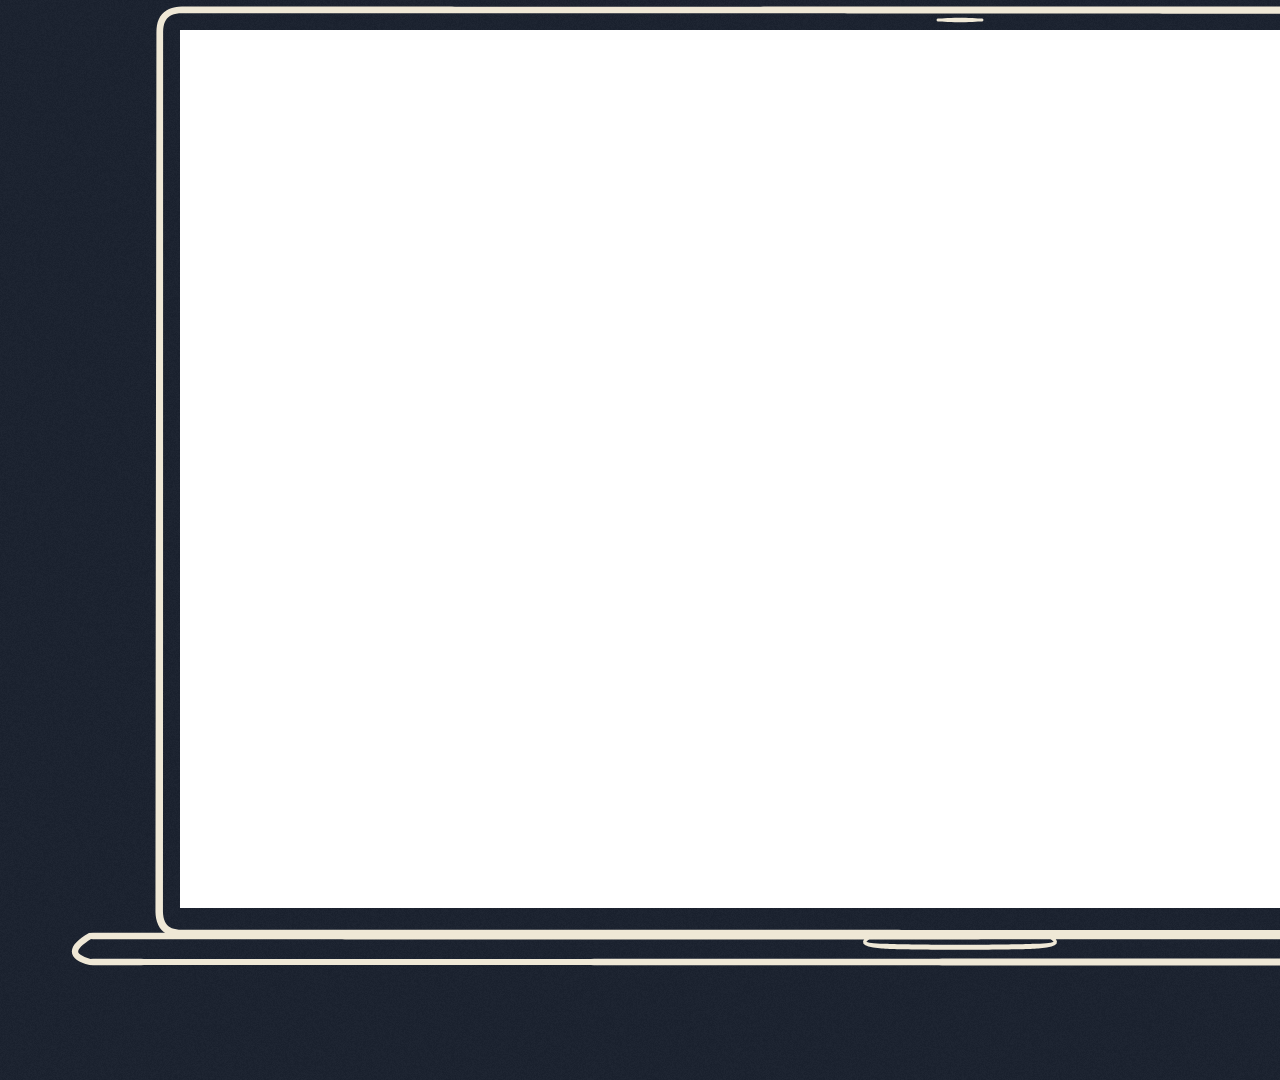
<file: video/scenes/frame.html>
<!doctype html>
<html lang="en-AU">
<head>
<meta charset="utf-8">
<title>frame</title>
<link rel="stylesheet" href="lib/line.css">
<script src="lib/line.js"></script>
<script src="lib/props.js"></script>
</head>
<body>
<script>
// Clip frame: navy background with a cream laptop; the screen area is transparent.
// Rendered to frame_overlay.png (RGBA) by: render_scenes.py frame --length 1 --stills 1 --transparent
// The screen rect is also written to frame_rect.json: keep the two in sync (RECT below).
(function () {
  const L = Line;
  const RECT = { x: 180, y: 30, w: 1560, h: 878 };
  Line.scene({
    nominal: 1, defaultDuration: 1, boil: 0,
    shots: [{ start: 0, end: 99, build() { return Props.laptopFront(RECT.x, RECT.y, RECT.w, RECT.h); } }],
    init(canvas) {
      document.documentElement.style.background = "transparent";
      document.body.style.background = "transparent";
      canvas.getContext("2d").clearRect(RECT.x, RECT.y, RECT.w, RECT.h);
    },
  });
})();
</script>
</body>
</html>
</file>
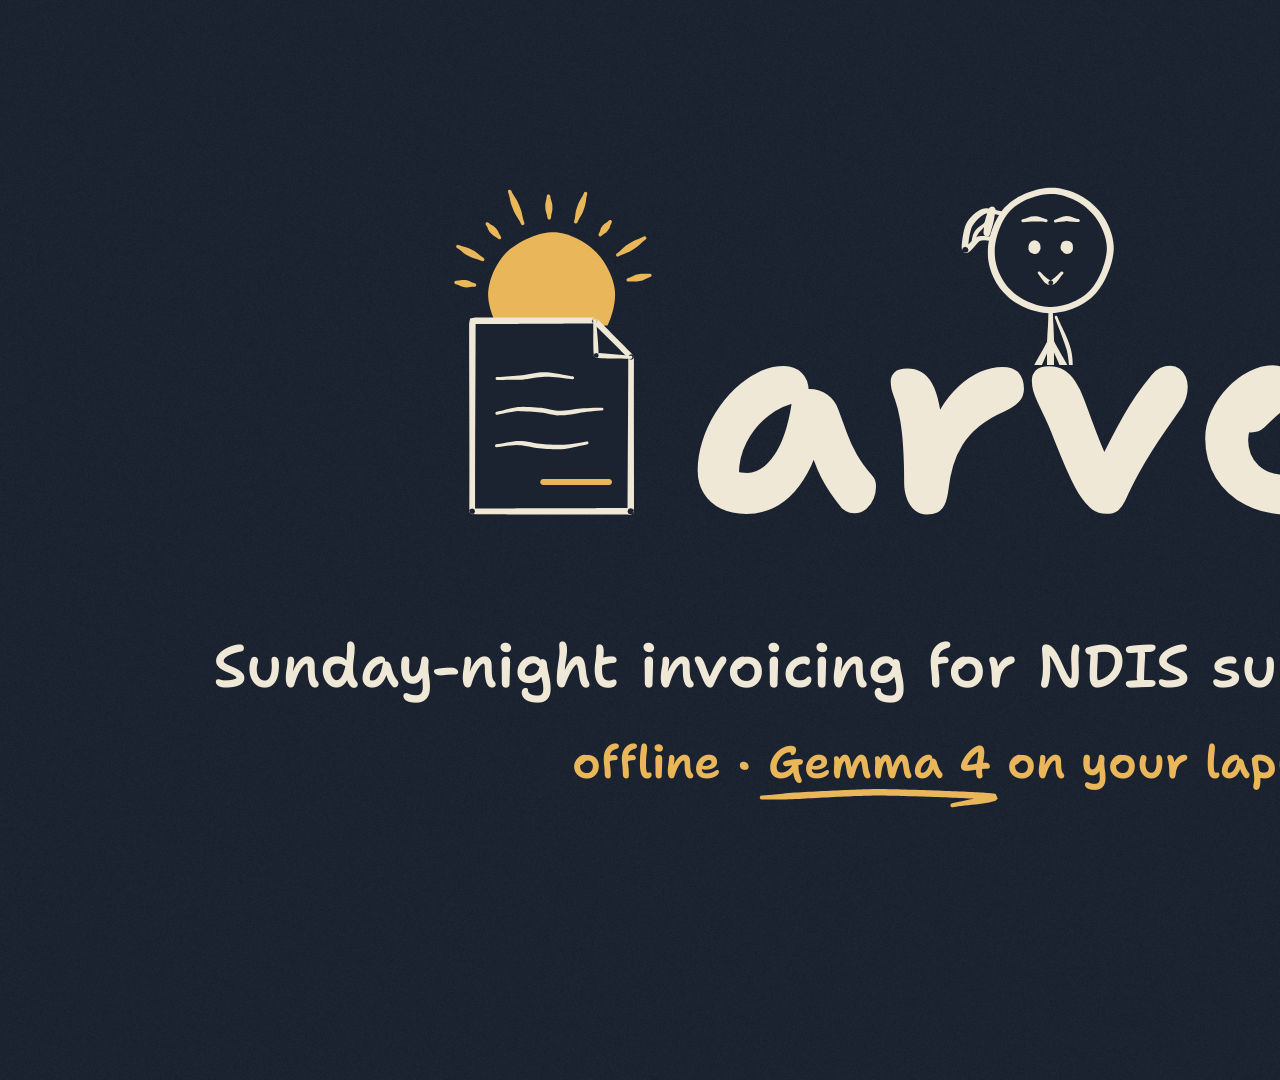
<file: video/scenes/s01_title.html>
<!doctype html>
<html lang="en-AU">
<head>
<meta charset="utf-8">
<title>s01_title</title>
<link rel="stylesheet" href="lib/line.css">
<script src="lib/line.js"></script>
<script src="lib/mel.js"></script>
<script src="lib/diagram.js"></script>
</head>
<body>
<script>
// s01_title (nominal = rendered length 7.18 s = narration 6.28 + 0.9; narration starts at 0.35 s).
// Narration: "Arvo." 0.50-0.96 | "Sunday-night invoicing for NDIS support workers," 1.22-4.41 |
//            "offline," 4.82-5.45 | "on Gemma four." 5.64-6.48
// Beats: letters of "arvo" drop in one by one (stretch while falling, squash on landing, rebound,
// settle); the amber full stop bounces in on arcs from the right. The icon sheet pops, the sun
// rises behind it. Tagline slides up. Mel peeks over the wordmark (anticipation), pops up, waves once.
// The second line slides up on "offline"; "Gemma 4" gets an amber underline on "Gemma four".
(function () {
  const L = Line, C = L.C, D = Diagram;
  const LEN = 7.18;
  const S = 270, WT = 700;
  const M = {}; // layout, filled in init()
  const TAG = "Sunday-night invoicing for NDIS support workers";
  const SUB = "offline · Gemma 4 on your laptop";

  function letter(ch, i, tn) {
    const t0 = 0.16 + i * 0.075, T = tn - t0;
    if (T < 0) return null;
    const dy = D.key(T, [[0, -760], [0.3, 0, "in"], [0.43, -64, "out2"], [0.56, 0, "in2"], [0.64, -11, "out2"], [0.72, 0, "in2"]]);
    const sx = D.key(T, [[0, 0.8], [0.29, 0.86, "lin"], [0.315, 1.3, "out"], [0.39, 0.92, "inOut"], [0.5, 1.0], [0.555, 1.0], [0.575, 1.1, "out"], [0.66, 0.97], [0.8, 1]]);
    const x = M.x0 + M.lx[i], cx = x + M.lw[i] / 2;
    return { type: "group", move: [0, dy], scale: { s: sx, sy: 1 / sx, x: cx, y: M.base }, items: [
      { text: ch, x, y: M.base, size: S, weight: WT, fill: C.line, jit: 0.4 },
    ] };
  }
  // the full stop arcs in from the right, bouncing (arcs, squash on each landing)
  function dot(tn) {
    const t0 = 0.5, T = tn - t0;
    if (T < 0) return [];
    const lands = [0.34, 0.6, 0.78, 0.88], hs = [300, 120, 40, 10];
    let y = 0, sx = 1;
    let prev = 0;
    for (let k = 0; k < lands.length; k++) {
      const a = prev, b = lands[k];
      if (T < b) {
        const u = (T - a) / (b - a);
        y = k === 0 ? -hs[0] * (1 - u * u) : -4 * hs[k] * u * (1 - u);
        sx = k === 0 ? 0.86 : 0.92 + 0.08 * Math.abs(1 - 2 * u);
        break;
      }
      prev = b;
    }
    // squash just after each landing
    for (let k = 0; k < lands.length; k++) {
      const v = T - lands[k];
      if (v >= 0 && v < 0.07) sx = 1 + [0.42, 0.28, 0.14, 0.06][k] * Math.sin((v / 0.07) * Math.PI);
    }
    const x = D.key(T, [[0, 520], [0.34, 230, "lin"], [0.6, 70, "lin"], [0.78, 14, "lin"], [0.88, 0, "out2"]]);
    const dx = M.x0 + M.lx[4];
    return [{ type: "group", move: [x, y], scale: { s: sx, sy: 1 / sx, x: dx + M.lw[4] / 2, y: M.base }, items: [
      { text: ".", x: dx, y: M.base, size: S, weight: WT, fill: C.amber, jit: 0.4 },
    ] }];
  }

  // Mel peeks over the wordmark and waves once
  const P0 = Object.assign({ spine: 0, headTilt: 0, fx: 0, stretch: 1 }, Mel.expr("blank"));
  function melPose(tn) {
    const hx = M.melX, clipY = M.clipY;
    const up = clipY + 148, peek = clipY + 292, dip = clipY + 312;
    const hy = D.key(tn, [[1.9, clipY + 560], [2.05, peek, "out"], [2.42, peek], [2.55, dip, "inOut"], [2.72, up - 22, "out"], [2.86, up + 8, "inOut"], [3.0, up]]);
    const stretch = D.key(tn, [[2.42, 1], [2.55, 0.94], [2.7, 1.08, "out"], [2.86, 0.98], [3.0, 1]]);
    const headSq = D.key(tn, [[2.42, 1], [2.55, 0.9], [2.7, 1.1, "out"], [2.86, 0.97], [3.0, 1]]);
    // look left, look right while peeking (curiosity), then front
    const fx = D.key(tn, [[2.06, 0], [2.16, -0.5, "out"], [2.28, -0.5], [2.36, 0.5, "inOut"], [2.46, 0.5], [2.6, 0, "inOut"]]);
    const wave = tn > 2.95 && tn < 4.0 ? Math.sin((tn - 2.95) * 2 * Math.PI * 2.7) * 26 * Math.sin(Math.min(1, (tn - 2.95) / 1.05) * Math.PI) : 0;
    const armUp = D.key(tn, [[2.78, 0], [2.98, 1, "back"], [3.95, 1], [4.25, 0, "inOut"]]);
    const HCy = hy - 257 * stretch;
    const rest = [hx + 52, hy - 30], upH = [hx + 118 + wave, HCy - 50 + Math.abs(wave) * 0.3];
    const nh = [L.lerp(rest[0], upH[0], armUp), L.lerp(rest[1], upH[1], armUp)];
    const happy = L.clamp((tn - 2.75) / 0.2);
    return Object.assign({}, P0, {
      hip: [hx, hy], stretch, headSq, fx,
      nh, fh: [hx - 52, hy - 30], nf: [hx + 30, hy + 300], ff: [hx - 30, hy + 300],
      mouthC: L.lerp(0.05, 0.95, happy), brow: L.lerp(-0.42, -0.5, happy), lid: tn > 3.05 && tn < 3.9 ? 0.25 : 0, eyeR: 6,
      headTilt: armUp * 6 + wave * 0.08,
    });
  }

  const shots = [{
    start: 0, end: 99,
    camera(tn) {
      const p = L.ease.inOut(L.clamp(tn / LEN));
      return { x: 960, y: 548, s: 1 + 0.035 * p };
    },
    build(tn) {
      const it = [];
      // Mel first (behind the wordmark), clipped to above the letters
      if (tn > 1.9) {
        const Pm = D.follow(melPose, 1.9, tn, melPose(tn));
        const mel = Mel.items(Pm, { tn, blink: D.within(tn, [2.2, 5.3], 0.15) });
        it.push({ type: "group", clip: [["M", 0, -300], ["L", 1920, -300], ["L", 1920, M.clipY], ["L", 0, M.clipY], ["Z"]], items: mel });
      }
      // icon: sheet pops, sun rises behind it (overshoot, settle)
      const sp = D.popS(tn, 0.95, { f: 2.4, d: 8, sq: 0.12 });
      if (sp.s > 0.01) {
        const rise = Math.max(0, D.settle(tn, 1.25, 1.6, 6));
        const ic = D.sunSheet(M.ix, M.iy, 1.18, tn, { rise });
        it.push({ type: "group", scale: { s: sp.sx, sy: sp.sy, x: M.ix, y: M.base }, items: ic });
      }
      // wordmark
      ["a", "r", "v", "o"].forEach((ch, i) => { const g = letter(ch, i, tn); if (g) it.push(g); });
      it.push(...dot(tn));
      // tagline + second line slide up (overshoot), fading in
      const up = (t0, items) => {
        const p = L.clamp((tn - t0) / 0.42);
        if (p <= 0) return;
        it.push({ type: "group", move: [0, 70 * (1 - L.ease.back(p))], opacity: L.ease.out(Math.min(1, p * 1.6)), items });
      };
      up(1.2, [{ text: TAG, x: 960, y: M.tagY, size: M.tagS, weight: 560, anchor: "middle" }]);
      up(4.72, [{ text: SUB, x: 960, y: M.subY, size: 44, weight: 600, anchor: "middle", fill: C.amber }]);
      if (tn > 5.7) {
        const x0 = M.gx0 - 4, x1 = M.gx1 + 6, y = M.subY + 16;
        it.push({ cmds: L.curve([[x0, y + 3], [(x0 + x1) / 2, y - 2], [x1, y + 2], [x1 - 40, y + 10]], false, 0.8), stroke: C.amber, width: 6.5, at: 5.7, dur: 0.3 });
      }
      return it;
    },
  }];

  Line.scene({
    nominal: LEN, defaultDuration: LEN, shots,
    init() {
      const word = "arvo.";
      M.lx = [], M.lw = [];
      for (let i = 0; i < word.length; i++) {
        M.lx.push(L.measure(word.slice(0, i), S, WT));
        M.lw.push(L.measure(word[i], S, WT));
      }
      M.ww = L.measure(word, S, WT);
      const iconW = 153, gap = 56;
      const total = iconW + gap + M.ww;
      M.base = 520;
      M.ix = 960 - total / 2 + iconW / 2;
      M.iy = M.base - 184;
      M.x0 = 960 - total / 2 + iconW + gap;
      M.clipY = M.base - S * 0.5 - 6;
      M.melX = M.x0 + M.lx[2] + M.lw[2] * 0.15;
      M.tagS = Math.min(58, Math.floor(58 * 1500 / L.measure(TAG, 58, 560)));
      M.tagY = 690; M.subY = 778;
      const subW = L.measure(SUB, 44, 600), sx0 = 960 - subW / 2;
      M.gx0 = sx0 + L.measure("offline · ", 44, 600);
      M.gx1 = sx0 + L.measure("offline · Gemma 4", 44, 600);
    },
  });
})();
</script>
</body>
</html>
</file>
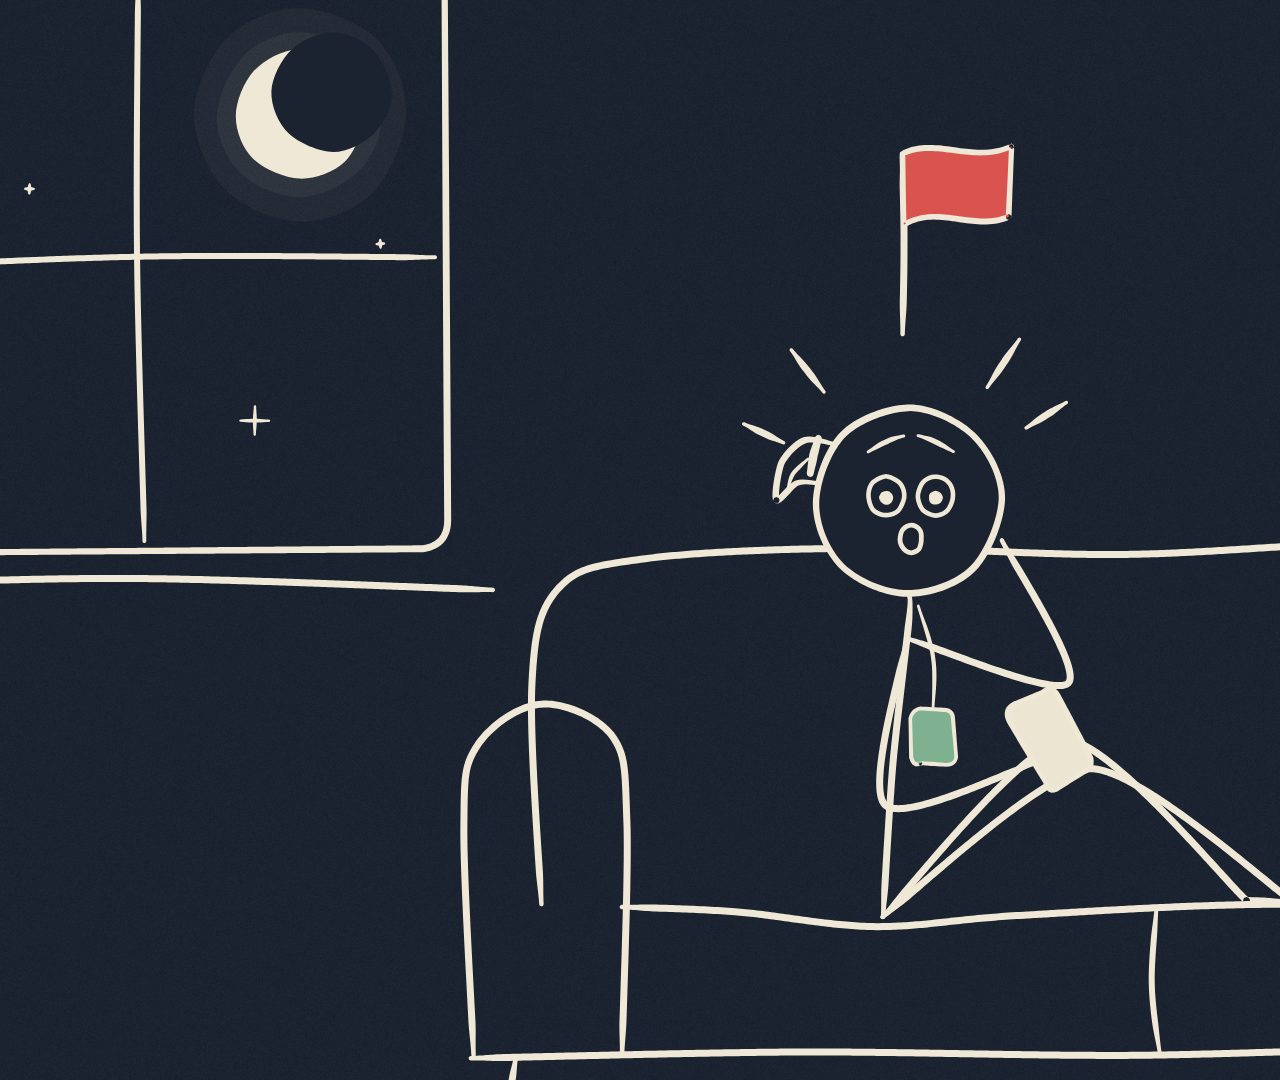
<file: video/scenes/s02_hook.html>
<!doctype html>
<html lang="en-AU">
<head>
<meta charset="utf-8">
<title>s02_hook</title>
<link rel="stylesheet" href="lib/line.css">
<script src="lib/line.js"></script>
<script src="lib/mel.js"></script>
<script src="lib/props.js"></script>
</head>
<body>
<script>
// s02_hook v4 (nominal 15.87 s = narration 14.97 + 0.9; beats follow the narration pauses).
// A 0-5.4   wide, slow push-in. Room + Mel draw on fast (<1.2 s). Lamp clicks on. Mel scrolls,
//           yawns (anticipation, rise, hold, drop with overshoot), scrolls, leans in to read, freezes.
// B 5.4-9.9 cut: the phone slides up into frame (overshoot); her thumb flicks, the note scrolls
//           and settles; zoom in on "Locked the pantry" as it goes red (marker, loop, pulse).
// C 9.9-14  cut back, closer: casual glance up, blank beat, snap back, squash, POP (stretch,
//           camera shake), ponytail whips and settles, phone flies up and she catches it,
//           hand to cheek, panic lines, red flag pops and waves.
// Diary words are verbatim from DEV_POST.md ("Footy training then tea at his place." elided).
(function () {
  const L = Line, C = L.C;
  const T = { cutPhone: 2.8, cutBack: 11.3, end: 15.87 };

  // ---------- small motion helpers
  // quick up-and-back (thumb flick): rises fast, returns slower
  function flick(tn, times, amp, d) {
    let v = 0;
    for (const t0 of times) {
      const u = (tn - t0) / d;
      if (u > 0 && u < 1) v += amp * (u < 0.35 ? L.ease.out2(u / 0.35) : 1 - L.ease.inOut((u - 0.35) / 0.65));
    }
    return v;
  }
  const within = (tn, times, d) => times.some((t0) => tn >= t0 && tn < t0 + d);

  // ---------- the room
  function room(tn, draw) {
    const it = [];
    const at = (a, d, o) => Object.assign(o, draw ? { at: a, dur: d } : {});
    // lamp light first (under everything). A soft cone with a hand-shaped edge; flickers once.
    const lampOn = draw && tn < 0.95 ? 0 : (within(tn, [2.18], 0.17) ? 0.15 : 1);
    if (lampOn > 0) {
      const cone = (inset, op) => ({
        cmds: L.curve([[1636 + inset * 0.3, 462], [1608 + inset * 0.6, 590], [1574 + inset, 712], [1532 + inset, 876],
          [1700, 884], [1888 - inset, 876], [1850 - inset, 716], [1818 - inset * 0.6, 590], [1790 - inset * 0.3, 460]], true, 0.6),
        stroke: null, fill: C.amber, fillOpacity: op * lampOn, boil: 0.2,
      });
      it.push(cone(0, 0.07), cone(34, 0.07), cone(66, 0.08));
      it.push({ cmds: L.blob(1712, 878, 170, 20, 12, 0.03), fill: C.amber, fillOpacity: 0.1 * lampOn, stroke: null, boil: 0.2 });
    }
    // floor
    it.push(at(0.0, 0.35, { cmds: L.curve([[96, 876], [520, 879], [1000, 873], [1500, 877], [1830, 874]]), width: 6.5 }));
    // window (slightly off-square), moon with a breathing glow, stars
    const win = (c) => L.rotateCmds(c, 390, 340, -0.8);
    it.push(at(0.05, 0.38, { cmds: win(L.rrect(200, 160, 380, 360, 16, 4, 2.2)) }));
    it.push(at(0.25, 0.18, { cmds: win(L.curve([[392, 166], [389, 340], [391, 515]])), width: 6 }));
    it.push(at(0.3, 0.18, { cmds: win(L.curve([[206, 343], [390, 338], [574, 341]])), width: 6 }));
    it.push(at(0.32, 0.2, { cmds: L.curve([[170, 543], [380, 538], [610, 545]]) }));
    const glowOn = draw ? L.clamp((tn - 0.7) / 0.3) : 1;
    if (glowOn > 0) {
      const br = Math.sin(tn * 2 * Math.PI / 2.8);
      it.push({ cmds: L.blob(490, 250, 70 + 4 * br, 70 + 4 * br, 3, 0.02), fill: C.line, fillOpacity: 0.035 * glowOn, stroke: null, boil: 0 });
      it.push({ cmds: L.blob(490, 250, 54 + 3 * br, 54 + 3 * br, 4, 0.02), fill: C.line, fillOpacity: 0.05 * glowOn, stroke: null, boil: 0 });
    }
    const moon = { type: "group", items: [
      { cmds: L.blob(490, 250, 40, 40, 8, 0.02), fill: C.line, stroke: null },
      { cmds: L.blob(510, 236, 37, 37, 9, 0.02), fill: C.bg, stroke: null },
    ] };
    if (draw) moon.pop = { x: 490, y: 250, at: 0.45, dur: 0.25 };
    it.push(moon);
    [[262, 226, 9, 0], [322, 296, 6, 1.3], [462, 440, 8, 2.1], [276, 452, 5, 0.7], [540, 330, 4, 1.7]].forEach(([x, y, s, ph], i) => {
      let k = 0.7 + 0.3 * Math.sin(tn * (1.7 + i * 0.37) + ph * 2.0), rot = 0;
      if (i === 2) { // one star does a proper twinkle every 2.3 s
        const u = ((tn + 0.6) % 2.3) / 2.3;
        if (u < 0.18) { const e = Math.sin(u / 0.18 * Math.PI); k = 0.8 + 0.9 * e; }
      }
      const arm = (a) => { const r = (a + rot) * L.D2R; return [[x - Math.cos(r) * s * k, y - Math.sin(r) * s * k], [x + Math.cos(r) * s * k, y + Math.sin(r) * s * k]]; };
      const g = { type: "group", items: [
        { cmds: L.poly(arm(0)), width: 3.8, wEnd: 2.4 },
        { cmds: L.poly(arm(90)), width: 3.8, wEnd: 2.4 },
      ] };
      if (draw) g.pop = { x, y, at: 0.55 + i * 0.07, dur: 0.2 };
      it.push(g);
    });
    // couch: a bit saggy where she sits, cushions uneven
    it.push(at(0.12, 0.42, { cmds: L.curve([[640, 740], [634, 604], [650, 545], [702, 526], [840, 519], [1000, 523], [1160, 516], [1288, 524], [1338, 546], [1352, 606], [1346, 740]]) }));
    it.push(at(0.3, 0.3, { cmds: L.curve([[598, 834], [592, 692], [600, 642], [640, 616], [684, 636], [693, 690], [690, 834]]) }));
    it.push(at(0.34, 0.3, { cmds: L.curve([[1384, 834], [1390, 694], [1382, 646], [1342, 624], [1298, 642], [1290, 692], [1292, 834]]) }));
    it.push(at(0.45, 0.3, { cmds: L.curve([[690, 742], [760, 745], [848, 754], [940, 747], [1100, 740], [1292, 743]]) }));
    it.push(at(0.5, 0.28, { cmds: L.curve([[596, 836], [800, 832], [1000, 834], [1200, 830], [1386, 836]]) }));
    it.push(at(0.62, 0.1, { cmds: L.curve([[1022, 742], [1019, 790], [1024, 833]]), width: 6 }));
    it.push(at(0.66, 0.08, { cmds: L.curve([[624, 836], [619, 866]]) }));
    it.push(at(0.68, 0.08, { cmds: L.curve([[1358, 836], [1363, 866]]) }));
    // side table + mug + steam
    it.push(at(0.55, 0.2, { cmds: L.curve([[1428, 746], [1520, 741], [1612, 744]]) }));
    it.push(at(0.62, 0.12, { cmds: L.curve([[1447, 746], [1445, 810], [1443, 874]]) }));
    it.push(at(0.64, 0.12, { cmds: L.curve([[1593, 744], [1596, 810], [1599, 874]]) }));
    it.push(at(0.7, 0.16, { cmds: L.curve([[1488, 682], [1487, 724], [1498, 742], [1528, 742], [1540, 724], [1541, 682]]) }));
    it.push(at(0.78, 0.08, { cmds: L.curve([[1488, 682], [1514, 677], [1541, 682]]), width: 6 }));
    it.push(at(0.8, 0.1, { cmds: L.curve([[1542, 694], [1561, 696], [1563, 715], [1541, 725]]), width: 6 }));
    if (!draw || tn > 1.0) {
      [0, 1, 2].forEach((k) => {
        const period = 2.6 + k * 0.35, ph = ((tn + k * 0.95) % period) / period;
        const x0 = 1499 + k * 14, y0 = 668 - ph * 44;
        const pts = [];
        for (let i = 0; i < 5; i++) pts.push([x0 + Math.sin(i * 1.25 - tn * 2.3 + k * 2.1) * (3 + i * 1.7), y0 - i * 15]);
        it.push({ cmds: L.curve(pts), width: 4.6, wEnd: 1.8, strokeOpacity: Math.sin(ph * Math.PI) * 0.7, boil: 0.15 });
      });
    }
    // floor lamp, shade a little tilted
    it.push(at(0.6, 0.12, { cmds: L.curve([[1662, 876], [1712, 866], [1760, 876]]) }));
    it.push(at(0.64, 0.2, { cmds: L.curve([[1712, 868], [1713, 650], [1709, 460]]) }));
    const shade = L.rotateCmds([["M", 1666, 372], ["Q", 1709, 366, 1754, 371], ["L", 1792, 456], ["Q", 1709, 470, 1626, 457], ["Z"]], 1709, 414, 4);
    it.push(at(0.72, 0.22, { cmds: shade, fill: lampOn > 0.5 ? C.amber : C.bg, fillAt: draw ? 0.95 : null, fillSnap: true }));
    return it;
  }

  // ---------- Mel
  const base = Object.assign({
    hip: [852, 748], spine: -15, slump: 14, headTilt: 22, fx: 0.8,
    nh: [946, 530], fh: [962, 518], nf: [1078, 738], ff: [1106, 738],
    phone: 1, phoneHand: "near", phoneRot: -18, glow: 1,
  }, Mel.expr("tired"));
  const P = (extra) => Object.assign({}, base, extra);
  const yawnPre = P({ stretch: 0.965, spine: -17, headTilt: 27, nh: [946, 536], fh: [962, 524] });
  const yawnUp = P({ stretch: 1.07, spine: -8, slump: 6, headTilt: -14, headSq: 1.05, lid: 1, mouthO: 1.3, brow: -0.5, browTilt: 0.35,
    nh: [944, 562], fh: [960, 550], phoneRot: -30 });
  const yawnDrop = P({ stretch: 0.95, spine: -19, slump: 22, headTilt: 30, headSq: 0.96, lid: 0.6, mouthC: -0.4, nh: [944, 542], fh: [960, 530] });
  const slump2 = P({ spine: -17, slump: 18, headTilt: 25, nh: [944, 534], fh: [960, 522] });
  const read = P(Object.assign({ spine: -3, slump: 5, headTilt: 31, fx: 0.85, nh: [976, 572], fh: [992, 560], phoneRot: -28 }, Mel.expr("alert")));

  const sighUp = P({ stretch: 1.045, spine: -11, slump: 9, headTilt: 10, headSq: 1.03, lid: 0.9, mouthO: 0.45, brow: -0.46, browTilt: 0.35, nh: [944, 548], fh: [960, 536] });
  const keysA = [
    { t: 0, pose: base }, { t: 1.45, pose: base },
    { t: 1.58, pose: yawnPre, ease: "inOut" },
    { t: 1.84, pose: sighUp, ease: "out" },
    { t: 1.95, pose: sighUp },
    { t: 2.12, pose: yawnDrop, ease: "in2" },
    { t: 2.55, pose: read, ease: "back" },
  ];
  const R = (extra) => Object.assign({}, read, extra);
  const glance = R(Object.assign({ fx: 0.1, headTilt: -3, spine: -5 }, Mel.expr("blank")));
  const snapBack = R({ headTilt: 33, fx: 0.85 });
  const squash = R({ hip: [852, 752], stretch: 0.86, headSq: 0.86, spine: -1, headTilt: 30, lid: 0.6, brow: -0.3, browTilt: -0.25, mouthC: -0.3, nh: [952, 640], fh: [966, 630], phoneRot: -50 });
  const pop = R(Object.assign({ hip: [852, 748], spine: 7, slump: 2, stretch: 1.15, headSq: 1.12, headTilt: -10, fx: 0.05,
    nh: [968, 470], fh: [1004, 590], phoneFree: 1, phoneHand: "far", glow: 0 }, Mel.expr("alarm")));
  const s1 = Object.assign({}, pop, { stretch: 0.96, headSq: 0.95, spine: 5, headTilt: -4, nh: [950, 522], fh: [1010, 560] });
  const s2 = Object.assign({}, pop, { stretch: 1, headSq: 1, spine: 5, headTilt: -5, nh: [940, 560], fh: [1006, 566] });
  const caught = Object.assign({}, s2, { fh: [948, 650], phoneFree: 0, nh: [930, 566] });
  const dip = Object.assign({}, caught, { fh: [948, 664] });
  const worried = Object.assign({}, caught, { fh: [948, 652], nh: [926, 514] }, Mel.expr("worried"));
  const keysC = [
    { t: T.cutBack, pose: read }, { t: 11.42, pose: read },
    { t: 11.6, pose: glance, ease: "out" }, { t: 11.8, pose: glance },
    { t: 11.92, pose: snapBack, ease: "in2" },
    { t: 12.1, pose: squash, ease: "out" },
    { t: 12.22, pose: pop, ease: "out" },
    { t: 12.42, pose: s1, ease: "inOut" },
    { t: 12.58, pose: s2, ease: "inOut" },
    { t: 12.74, pose: caught, ease: "in2" },
    { t: 12.86, pose: dip, ease: "out" },
    { t: 13.06, pose: worried, ease: "out" },
  ];
  const poseA = (tn) => Mel.pose(keysA, tn);
  const poseC = (tn) => Object.assign(Mel.pose(keysC, tn), { breathRate: 2.2 });

  // follow-through: the ponytail tip and the lanyard card lag behind the body
  function follow(poseFn, t0, tn, P0) {
    const head = (t) => Mel.rig(poseFn(t), t).HC;
    const card = (t) => Mel.rig(poseFn(t), t).cardAnchor;
    const g = Mel.rig(P0, tn);
    const ph = L.spring(head, t0, tn, 300, 13), pc = L.spring(card, t0, tn, 150, 8);
    const lim = (v, m) => { const l = Math.hypot(v[0], v[1]); return l > m ? [v[0] / l * m, v[1] / l * m] : v; };
    P0.ponyD = lim([(ph[0] - g.HC[0]) * 1.6, (ph[1] - g.HC[1]) * 1.6], 46);
    P0.cardD = lim([pc[0] - g.cardAnchor[0], (pc[1] - g.cardAnchor[1]) * 0.6], 26);
    return P0;
  }

  // ---------- the phone (shot B)
  const PH = { textX: 716, size: 47 };
  const LINES = [
    ["wk ending Sun 8 Nov", 368, 0.45, 600, 38],
    ["Tues (Cup day!!) -", 458],
    ["Jake 3 till 8:30ish ...", 526],
    ["Locked the pantry", 644],
    ["so he would stop", 712],
    ["snacking before dinner", 780],
  ];

  // ---------- shots
  const shots = [
    { // A. Sunday night on the couch
      start: 0, end: T.cutPhone,
      camera(tn) {
        const p = L.ease.inOut(L.clamp((tn - 0.2) / 2.6));
        return { x: 960 - 10 * p, y: 540 + 22 * p, s: 1 + 0.1 * p };
      },
      build(tn) {
        const it = room(tn, true);
        const Pm = follow(poseA, 0, tn, poseA(tn));
        const scrolls = [1.1, 1.32];
        const fl = flick(tn, scrolls, 6, 0.2);
        Pm.nh = [Pm.nh[0], Pm.nh[1] - fl];
        Pm.fh = [Pm.fh[0], Pm.fh[1] - fl * 0.6];
        Pm.glow = (Pm.glow || 0) * (within(tn, scrolls.map((s) => s + 0.06), 0.09) ? 1.7 : 1);
        it.push(...Mel.items(Pm, { tn, drawAt: 0.3, drawScale: 0.42, blink: within(tn, [1.45], 0.17) }));
        it.push({ type: "group", pop: { x: 360, y: 600, at: 0.95, dur: 0.3 }, items: [
          { text: "Sunday night.", x: 192, y: 616, size: 52, weight: 650, fill: C.amber },
        ] });
        return it;
      },
    },
    { // B. the phone
      start: T.cutPhone, end: T.cutBack,
      init: null,
      camera(tn) {
        const z = L.ease.inOut(L.clamp((tn - 6.7) / 0.6)) - L.ease.inOut(L.clamp((tn - 9.5) / 0.6));
        const pcx = PH.textX + PH.w3 / 2, pcy = 644 - PH.size * 0.32;
        const drift = 0.03 * L.clamp((tn - T.cutPhone) / 8.5);
        return { x: L.lerp(960, pcx, z), y: L.lerp(560, pcy, z), s: 1.2 + drift + 0.38 * z };
      },
      build(tn) {
        const t0 = T.cutPhone;
        const slide = L.clamp((tn - t0) / 0.38);
        const slideY = 900 * (1 - L.ease.back(slide));
        const rot = L.lerp(-9, -3, L.ease.soft(L.clamp((tn - t0) / 0.5)));
        // thumb flicks the note up; the note scrolls with a soft overshoot
        const thumbUp = flick(tn, [3.12], 42, 0.32);
        const sp = L.clamp((tn - 3.2) / 0.55);
        const scrollY = 330 * (1 - L.ease.soft(sp));
        const g = [];
        g.push({ cmds: L.rrect(620, 70, 680, 1120, 74, 31), fill: C.body, width: 7.5 });
        g.push({ cmds: L.rrect(650, 152, 620, 1010, 40, 32), fill: C.screen, stroke: null });
        g.push({ cmds: L.curve([[922, 113], [960, 112], [998, 114]]), width: 6.5 });
        g.push({ cmds: L.curve([[712, 216], [694, 232], [712, 248]]), stroke: C.bg, width: 5.5 });
        g.push({ cmds: L.curve([[684, 286], [960, 284], [1236, 287]]), stroke: C.bg, strokeOpacity: 0.25, width: 3.2, taper: false });
        // scrolling note, clipped to the screen below the bar
        const content = [];
        const X = PH.textX, S = PH.size;
        const lw = PH.w3, hx = X - 14, hy = 644 - S * 0.88, hw = lw + 28, hh = S * 1.2;
        const swipe = L.curve([[hx + 4, hy + 6], [hx + hw * 0.3, hy + 1], [hx + hw * 0.7, hy + 4], [hx + hw, hy + 2], [hx + hw + 6, hy + hh * 0.5],
          [hx + hw - 2, hy + hh], [hx + hw * 0.6, hy + hh + 3], [hx + hw * 0.25, hy + hh - 1], [hx - 2, hy + hh + 2], [hx - 6, hy + hh * 0.45]], true, 0.9);
        if (tn > 7.65) {
          const pulse = 0.5 - 0.5 * Math.cos((tn - 7.65) * 2 * Math.PI / 0.95);
          content.push({ cmds: L.scaleCmds(swipe, hx + hw / 2, hy + hh / 2, 1.06 + 0.05 * pulse, 1.12 + 0.12 * pulse), fill: C.red, fillOpacity: 0.07 + 0.13 * pulse, stroke: null, boil: 0.2 });
        }
        const hp = L.clamp((tn - 6.95) / 0.35);
        if (hp > 0) content.push({ cmds: swipe, fill: C.red, fillOpacity: 0.3, stroke: null, clipW: { x: hx - 10, y: hy - 10, w: hw + 24, h: hh + 20, p: L.ease.inOut(hp) } });
        LINES.forEach(([s, y, op, wt, sz], i) => {
          const red = i === 3 && tn > 7.12;
          content.push({ text: s, x: X, y, size: sz || S, weight: wt || 500, fill: red ? "#b2302b" : C.bg, opacity: op });
        });
        const lcx = hx + hw / 2, lcy = hy + hh / 2, lrx = hw / 2 + 12, lry = hh / 2 + 17;
        const loop = [];
        for (let i = 0; i <= 13; i++) {
          const a = (200 + i * 29) * L.D2R, k = 1 + (i / 13) * 0.07;
          loop.push([lcx + Math.cos(a) * lrx * k, lcy + Math.sin(a) * lry * k - i * 0.6]);
        }
        content.push({ cmds: L.curve(loop), stroke: C.red, width: 7, at: 7.28, dur: 0.38 });
        // "Cup day": the money trap, an amber marker; a coin pops beside it on "one trap costs money"
        const cx0 = X + L.measure("Tues ", S, 500), cw = L.measure("(Cup day!!)", S, 500);
        const cp = L.clamp((tn - 3.62) / 0.3);
        if (cp > 0) content.unshift({ cmds: L.curve([[cx0 - 6, 458 - S * 0.72], [cx0 + cw * 0.5, 458 - S * 0.76], [cx0 + cw + 6, 458 - S * 0.7], [cx0 + cw + 8, 458 + S * 0.16],
          [cx0 + cw * 0.5, 458 + S * 0.2], [cx0 - 8, 458 + S * 0.14]], true, 0.8), fill: C.amber, fillOpacity: 0.42, stroke: null,
          clipW: { x: cx0 - 12, y: 458 - S, w: cw + 26, h: S * 1.4, p: L.ease.inOut(cp) } });
        const lx = X + L.measure("Tues (Cup day!!) -", S, 500) + 52;
        content.push({ type: "group", pop: { x: lx, y: 440, at: 9.95, dur: 0.3 }, items: [
          ...Props.coin(lx, 440, 30), { text: "$", x: lx, y: 440 + 13, size: 36, weight: 700, fill: C.bg, anchor: "middle" },
        ] });
        g.push({ type: "group", clip: L.rrect(650, 292, 620, 870, 30, 33, 0), items: [{ type: "group", move: [0, scrollY], items: content }] });
        // her hand: fingertips round the left edge, thumb on the right (the thumb does the scrolling)
        [[934], [866], [800]].forEach(([y], i) => {
          const tip = 662 - i * 4;
          const f = [[548, y - 30], [600, y - 31], [tip - 16, y - 26], [tip, y - 6], [tip - 6, y + 16], [tip - 26, y + 28], [590, y + 30], [548, y + 30]];
          g.push({ cmds: L.curve(f.concat([[520, y + 30], [520, y - 30]]), true), fill: C.bg, stroke: null });
          g.push({ cmds: L.curve(f) });
        });
        const thumb = [[1350, 836], [1300, 840], [1250, 856], [1212, 876], [1192, 900], [1200, 922], [1236, 932], [1290, 934], [1350, 942]];
        const tg = { type: "group", move: [-thumbUp * 0.25, -thumbUp], items: [
          { cmds: L.curve(thumb.concat([[1390, 942], [1390, 836]]), true), fill: C.bg, stroke: null },
          { cmds: L.curve(thumb) },
          { cmds: L.curve([[1208, 896], [1220, 884], [1236, 881]]), width: 4.8 },
          { cmds: L.curve([[1296, 866], [1300, 884], [1298, 904]]), width: 4.8 },
        ] };
        g.push(tg);
        return [{ type: "group", move: [0, slideY], rotate: { deg: rot, x: 960, y: 600 }, items: g }];
      },
    },
    { // C. back to Mel, closer: the double-take
      start: T.cutBack, end: 99,
      camera(tn, f) {
        let dx = 0, dy = 0;
        const u = (tn - 12.2) / 0.36;
        if (u > 0 && u < 1) { const a = 10 * Math.pow(1 - u, 2); dx = L.sym(f, 71) * a; dy = L.sym(f, 73) * a; }
        const push = L.ease.inOut(L.clamp((tn - 13.08) / 2.8));
        return { x: 900, y: 520 - 6 * push, s: 1.56 + 0.05 * push, dx, dy };
      },
      build(tn) {
        const it = room(tn, false);
        const Pm = follow(poseC, T.cutBack, tn, poseC(tn));
        it.push(...Mel.items(Pm, { tn, blink: within(tn, [14.6], 0.17) }));
        const g = Mel.rig(Pm, tn), HC = g.HC, Rr = g.R;
        // the phone in flight: leaves the near hand, spins up, drops into the far hand
        if (Pm.phoneFree > 0.5) {
          const tA = 12.165, tB = 12.693;
          const pa = Mel.pose(keysC, tA), pb = Mel.pose(keysC, tB);
          const A = [pa.nh[0] + 8, pa.nh[1] - 14], B = [pb.fh[0] + 8, pb.fh[1] - 14];
          const u = L.clamp((tn - tA) / (tB - tA));
          const x = L.lerp(A[0], B[0], u) + 30 * Math.sin(u * Math.PI);
          const y = L.lerp(A[1], B[1], u) - 175 * 4 * u * (1 - u);
          const rot = -12 + 330 * L.ease.out2(u);
          it.push({ cmds: L.rotateCmds(L.rrect(x - 16, y - 29, 32, 58, 7, 21), x, y, rot), fill: C.screen, width: 5.5 });
          if (u < 0.35) [[-1, 0], [1, 0.4]].forEach(([s, d]) => it.push({ cmds: L.poly([[x + s * 30, y + 26 - d * 6], [x + s * 42, y + 44 - d * 6]]), width: 4.5, wEnd: 2.5 }));
        }
        // panic lines: pop out from the head, then vibrate
        [[-62, 0], [-36, 1], [34, 2], [58, 3]].forEach(([deg, i]) => {
          const a = (deg - 90 + L.sym(Math.floor(tn * 12), i, 5) * 3) * L.D2R, tw = 1 + 0.14 * Math.sin(tn * 11 + i * 1.7);
          const r0 = Rr + 28, r1 = Rr + 28 + 32 * tw;
          it.push({ type: "group", pop: { x: HC[0], y: HC[1], at: 12.78 + i * 0.03, dur: 0.22 }, items: [
            { cmds: L.poly([[HC[0] + Math.cos(a) * r0, HC[1] + Math.sin(a) * r0], [HC[0] + Math.cos(a) * r1, HC[1] + Math.sin(a) * r1]]), width: 7, wEnd: 3.5 },
          ] });
        });
        // the red flag pops above her head; its wave starts big and settles
        const fxp = HC[0] - 4, fy = HC[1] - Rr - 46;
        const wa = 3 + 9 * Math.exp(-Math.max(0, tn - 13.03) * 2.2), w = Math.sin((tn - 12.98) * 6) * wa;
        const top = fy - 112;
        it.push({ type: "group", pop: { x: fxp, y: fy, at: 12.98, dur: 0.32 }, items: [
          { cmds: L.curve([[fxp, fy], [fxp + 1, fy - 56], [fxp, top]]), width: 7 },
          { cmds: [["M", fxp, top], ["C", fxp + 20, top - 10 + w * 0.3, fxp + 44, top + 8 + w * 0.6, fxp + 68, top - 2 + w],
            ["L", fxp + 66, top + 42 + w], ["C", fxp + 44, top + 50 + w * 0.6, fxp + 22, top + 32 + w * 0.3, fxp + 1, top + 44], ["Z"]],
            fill: C.red, width: 6 },
        ] });
        return it;
      },
    },
  ];

  Line.scene({
    nominal: T.end, defaultDuration: 15.87, shots,
    init() {
      // fit the note text to the screen width
      const widest = Math.max(...LINES.slice(1).map(([s]) => L.measure(s, 48, 500)));
      PH.size = Math.min(48, Math.floor(48 * 540 / widest));
      LINES.slice(1).forEach((l) => (l[4] = PH.size));
      PH.w3 = L.measure("Locked the pantry", PH.size, 500);
    },
  });
})();
</script>
</body>
</html>
</file>
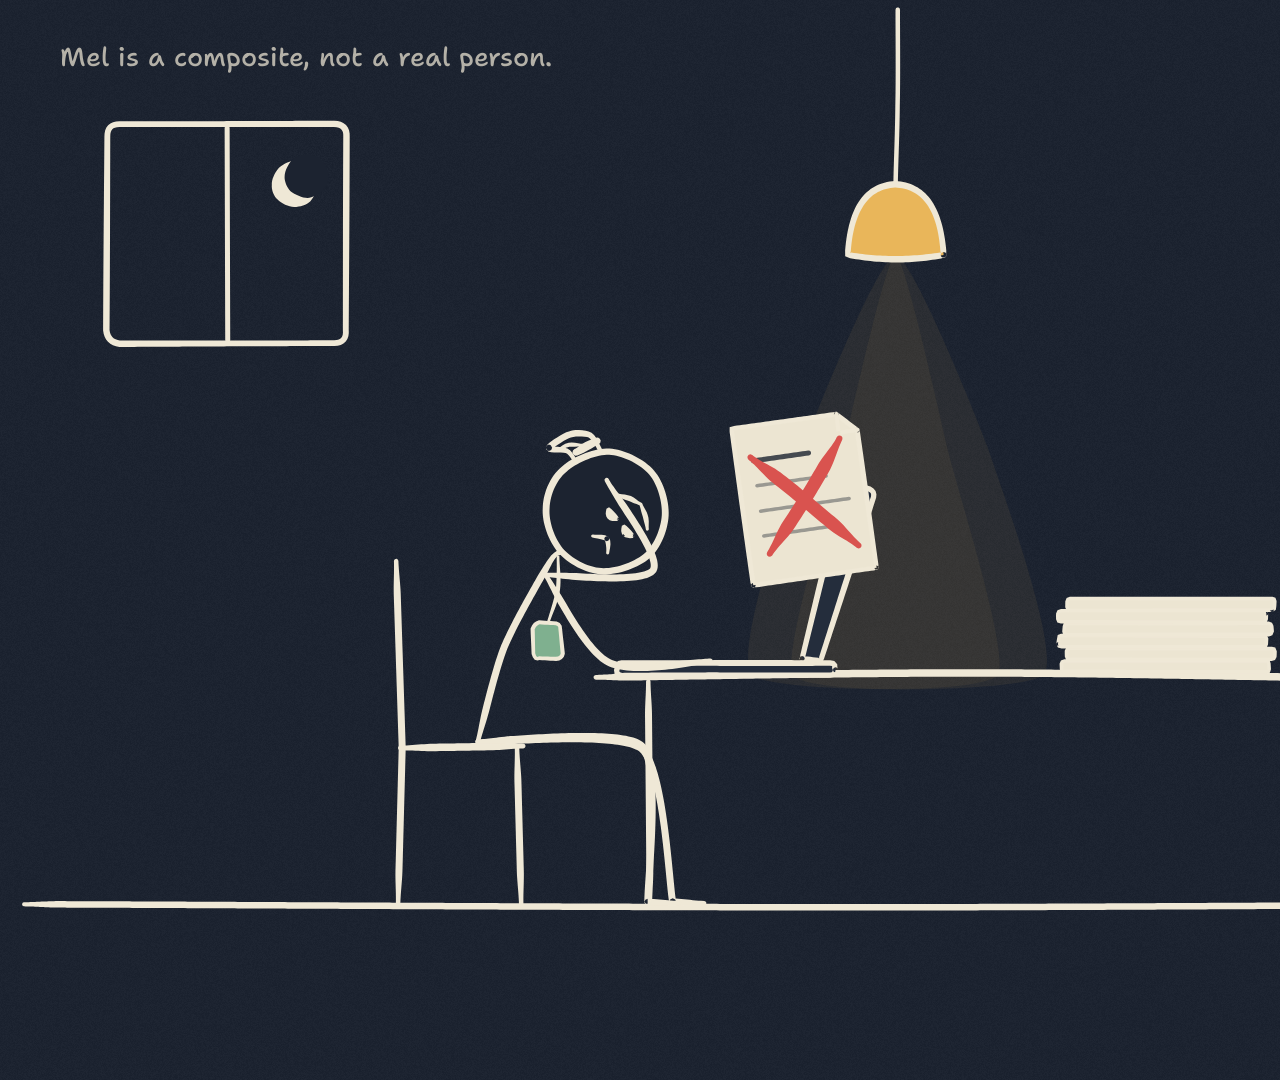
<file: video/scenes/s03_who.html>
<!doctype html>
<html lang="en-AU">
<head>
<meta charset="utf-8">
<title>s03_who</title>
<link rel="stylesheet" href="lib/line.css">
<script src="lib/line.js"></script>
<script src="lib/mel.js"></script>
<script src="lib/props.js"></script>
</head>
<body>
<script>
// s03_who (nominal 11.07 s = narration 10.17 + 0.9). Narration (scene time):
//  0.35-1.24 "Call her Mel."  1.66-5.14 "An independent NDIS support worker in Victoria."
//  5.83-10.52 "Nobody pays her for the admin, and a wrong item number bounces the invoice."
// A 0-5.45  street at night: Mel by her hatchback waves, walks to a front door (lanyard swings), knocks.
// B 5.45-   kitchen table late at night: laptop, paper stack; the clock races; "$0/h" tag swings in;
//           an invoice flies out of the laptop and boomerangs back with a red cross; Mel recoils, slumps.
(function () {
  const L = Line, C = L.C;
  const T = { cut: 5.45, end: 11.07 };
  const within = (tn, times, d) => times.some((t0) => tn >= t0 && tn < t0 + d);
  const note = { text: "Mel is a composite, not a real person.", x: 60, y: 66, size: 26, weight: 500, fill: C.line, opacity: 0.72, jit: 0.15 };

  function sky(tn) {
    const it = [{ cmds: L.blob(1060, 140, 30, 30, 8, 0.02), fill: C.line, stroke: null }, { cmds: L.blob(1075, 129, 28, 28, 9, 0.02), fill: C.bg, stroke: null }];
    [[300, 120, 6, 0], [620, 210, 5, 1.1], [1250, 90, 6, 2.2], [880, 70, 4, 0.5]].forEach(([x, y, s, ph], i) => {
      const k = 0.7 + 0.3 * Math.sin(tn * (1.6 + i * 0.4) + ph * 2);
      it.push({ cmds: L.poly([[x - s * k, y], [x + s * k, y]]), width: 3.6, wEnd: 2.4 }, { cmds: L.poly([[x, y - s * k], [x, y + s * k]]), width: 3.6, wEnd: 2.4 });
    });
    return it;
  }

  // ---------- A: the street (world is drawn at real proportions; the camera zooms out)
  const G = 1056, X0 = 1650, DOOR = 2660;
  const stand = Object.assign({ hip: [X0, G - 292], spine: 2, slump: 0, headTilt: 0, fx: 0.15, knee: "fwd",
    nf: [X0 - 18, G], ff: [X0 + 22, G], nh: [X0 + 60, 560], fh: [X0 - 28, G - 276] }, Mel.expr("smile"));
  const walkCfg = { t0: 1.5, x0: X0, ground: G, steps: 6, stride: 150, period: 0.95 };
  const walkEnd = walkCfg.t0 + walkCfg.steps * walkCfg.period / 2;
  function poseA(tn) {
    let P = Object.assign({}, stand);
    if (tn < 1.45) { // "Call her Mel": a wave
      const w = Math.sin((tn - 0.4) * 11) * (tn > 0.4 ? 1 : 0);
      P.nh = [X0 + 60 + 22 * w, tn < 0.4 ? L.lerp(G - 270, 560, L.ease.out(L.clamp(tn / 0.4))) : 560];
    } else {
      const wk = Mel.walk(tn, walkCfg);
      const b = L.ease.inOut(L.clamp((tn - 1.45) / 0.3));
      P = Mel.mix(Object.assign({}, stand, { nh: [X0 + 10, G - 270] }), Object.assign({}, stand, wk, { fx: 0.8, headTilt: 3 }, Mel.expr("blank")), b);
      if (tn > walkEnd) { // stop at the door, then knock
        const st = L.ease.out(L.clamp((tn - walkEnd) / 0.25));
        const hx = P.hip[0];
        P = Mel.mix(P, Object.assign({}, P, { nf: [hx - 12, G], ff: [hx + 22, G], fh: [hx - 10, P.hip[1] + 14], nh: [hx + 30, P.hip[1] + 18] }), st);
        if (tn > 4.55) {
          const kp = L.clamp((tn - 4.55) / 0.2), knock = Math.max(0, Math.sin((tn - 4.75) * 18)) * (tn > 4.75 && tn < 5.3 ? 1 : 0);
          P.nh = [L.lerp(hx + 30, DOOR + 6 - 16 * knock, L.ease.out(kp)), L.lerp(P.hip[1] + 18, G - 470, L.ease.out(kp))];
        }
      }
    }
    return Object.assign({}, Mel.pose([{ t: 0, pose: {} }], tn), P);
  }

  // ---------- B: the kitchen table
  const seat = Object.assign({ hip: [476, 704], spine: 12, slump: 4, headTilt: 10, fx: 0.8, knee: "up",
    nf: [640, 858], ff: [664, 858], nh: [676, 628], fh: [704, 626] }, Mel.expr("focused"));
  const recoil = Object.assign({}, seat, { spine: -8, headTilt: -8, fx: 0.4, nh: [600, 560], fh: [640, 600] }, Mel.expr("alarm"));
  const slumped = Object.assign({}, seat, { spine: 22, slump: 10, headTilt: 26, fx: 0.7, nh: [600, 452], fh: [700, 626] }, Mel.expr("sad"), { lid: 0.6 });
  const keysB = [
    { t: T.cut, pose: seat }, { t: 9.62, pose: seat },
    { t: 9.8, pose: recoil, ease: "out" }, { t: 10.15, pose: recoil },
    { t: 10.55, pose: slumped, ease: "inOut" },
  ];
  function poseB(tn) {
    const P = Mel.pose(keysB, tn);
    if (tn < 9.6) { // typing
      const a = Math.max(0, Math.sin(tn * 15)) * 7, b = Math.max(0, Math.sin(tn * 15 + 2.4)) * 7;
      P.nh = [P.nh[0], P.nh[1] - a]; P.fh = [P.fh[0], P.fh[1] - b];
    }
    return P;
  }

  const shots = [
    { start: 0, end: T.cut,
      camera(tn) { const p = L.ease.inOut(L.clamp((tn - 1.3) / 3.6)); return { x: 1640 + 260 * p, y: 540, s: 0.62 }; },
      build(tn) {
        const it = [{ type: "group", screen: true, items: sky(tn) }];
        it.push({ cmds: L.curve([[-400, G + 2], [1000, G + 5], [2200, G], [3800, G + 3]]), width: 6.5 });
        // house with a lit window
        it.push({ cmds: L.poly([[2560, G], [2560, 80], [3600, 80], [3600, G]]), width: 7 });
        it.push({ cmds: L.curve([[2480, 96], [2900, -160], [3300, -420]], false, 0.4), width: 7.5 });
        it.push(...Props.door(DOOR, G - 780, 330, 780));
        it.push({ cmds: L.rrect(3080, 360, 300, 260, 12, 41, 1), fill: C.amber, fillOpacity: 0.85, width: 6.5 });
        it.push({ cmds: L.poly([[3230, 364], [3230, 616]]), stroke: C.bg, width: 5, taper: false });
        // her car (real size next to her), with a Victorian plate
        it.push(...Props.car(150, G, 3.5));
        it.push({ cmds: L.rrect(176, G - 262, 190, 78, 8, 5, 0.6), fill: C.screen, width: 4.5, taper: false });
        it.push({ text: "VIC", x: 271, y: G - 205, size: 54, weight: 700, fill: C.bg, anchor: "middle", jit: 0 });
        // Mel
        const P = Mel.follow(poseA, 0, tn, poseA(tn), { card: 120, cardC: 6 });
        it.push(...Mel.items(P, { tn, blink: within(tn, [3.2], 0.17) }));
        // knock lines
        if (within(tn, [4.78, 4.96, 5.14], 0.1)) [-1, 0, 1].forEach((d) =>
          it.push({ cmds: L.poly([[DOOR - 20, G - 480 + d * 34], [DOOR - 52, G - 486 + d * 46]]), width: 5, wEnd: 2.5 }));
        it.push(Object.assign({ screen: true }, note));
        return it;
      } },
    { start: T.cut, end: 99,
      camera(tn) { const p = L.ease.inOut(L.clamp((tn - T.cut) / 5.6)); return { x: 960 - 20 * p, y: 520 - 10 * p, s: 1 + 0.04 * p }; },
      build(tn) {
        const it = [];
        // window with the moon, pendant lamp with a soft cone onto the table
        it.push({ cmds: L.rrect(120, 110, 230, 210, 12, 3, 1.4), width: 6.5 }, { cmds: L.poly([[235, 114], [236, 318]]), width: 5, taper: false });
        it.push({ cmds: L.blob(300, 168, 22, 22, 8, 0.02), fill: C.line, stroke: null }, { cmds: L.blob(312, 160, 21, 21, 9, 0.02), fill: C.bg, stroke: null });
        it.push({ cmds: L.curve([[880, 0], [880, 92], [878, 168]]), width: 4.5, taper: false });
        const flick = within(tn, [7.3], 0.12) ? 0.3 : 1;
        it.push({ cmds: L.curve([[740, 640], [790, 420], [878, 236], [966, 420], [1020, 640]], true, 0.5), fill: C.amber, fillOpacity: 0.07 * flick, stroke: null, boil: 0.2 });
        it.push({ cmds: L.curve([[780, 640], [826, 430], [878, 236], [930, 430], [976, 640]], true, 0.5), fill: C.amber, fillOpacity: 0.06 * flick, stroke: null, boil: 0.2 });
        it.push({ cmds: [["M", 832, 236], ["Q", 836, 170, 878, 168], ["Q", 920, 170, 924, 236], ["Q", 878, 244, 832, 236], ["Z"]], fill: flick > 0.5 ? C.amber : C.body, width: 6.5 });
        // floor, chair, table, paper stack, laptop
        it.push({ cmds: L.curve([[40, 860], [900, 863], [1880, 858]]), width: 6.5 });
        it.push(...Props.chair(410, 860, 1, 1));
        it.push({ cmds: L.curve([[590, 642], [960, 638], [1330, 643]]), width: 7.5 });
        it.push({ cmds: L.curve([[640, 646], [642, 860]]) }, { cmds: L.curve([[1284, 646], [1288, 860]]) });
        for (let k = 0; k < 6; k++) it.push({ cmds: L.rrect(1040 + L.sym(k, 3) * 6, 626 - k * 12, 200, 11, 3, 50 + k, 0.5), fill: C.screen, width: 3.6, taper: false });
        it.push(...Props.laptopSide(610, 640, 1));
        // the wall clock races; "$0/h" swings in beside it
        const race = L.ease.inOut(L.clamp((tn - 5.8) / 2.8));
        const mins = 160 * race;
        it.push(...Props.clock(1380, 300, 96, 270 + mins * 0.5, mins * 6));
        if (race > 0 && race < 1) [0, 1].forEach((k) => {
          const a = (mins * 6 - 90 - 22 - k * 16) * L.D2R;
          it.push({ cmds: L.poly([[1380 + Math.cos(a) * 112, 300 + Math.sin(a) * 112], [1380 + Math.cos(a - 0.25) * 112, 300 + Math.sin(a - 0.25) * 112]]), width: 4, wEnd: 2, strokeOpacity: 0.6 });
        });
        const ts = Math.max(0, tn - 6.35);
        const swing = ts > 0 ? 24 * Math.exp(-ts * 2.6) * Math.cos(ts * 9) : 0;
        it.push({ type: "group", pop: { x: 1560, y: 230, at: 6.35, dur: 0.3 }, items: [
          { cmds: L.blob(1560, 222, 6, 6, 3, 0.03), fill: C.line, stroke: null },
          Props.tag(1560, 222, "$0/h", { size: 44, angle: swing }),
        ] });
        // Mel at the table
        const P = Mel.follow(poseB, T.cut, tn, poseB(tn));
        it.push(...Mel.items(P, { tn, blink: within(tn, [7.0, 8.9], 0.17) }));
        // the invoice flies out of the laptop and boomerangs back, crossed out
        const t0 = 8.55, t1 = 9.7;
        if (tn > t0) {
          const u = L.clamp((tn - t0) / (t1 - t0)), e = L.ease.inOut(u);
          const b = (a, b2, c, d, t) => { const v = 1 - t; return v * v * v * a + 3 * v * v * t * b2 + 3 * v * t * t * c + t * t * t * d; };
          const P0 = [860, 470], P1 = [1700, 60], P2 = [1700, 760], P3 = [790, 470];
          const x = b(P0[0], P1[0], P2[0], P3[0], e), y = b(P0[1], P1[1], P2[1], P3[1], e);
          const sc = 0.4 + 0.6 * L.ease.out(L.clamp(u * 3));
          const rot = -360 * e - 8 * (u >= 1 ? 1 : 0) + (u >= 1 ? Math.sin((tn - t1) * 14) * 6 * Math.exp(-(tn - t1) * 5) : 0);
          const paperItems = [].concat(Props.paper(x - 60, y - 76, 120, 152, { lines: 4 }));
          if (tn > t1 - 0.05) paperItems.push(...Props.cross(x, y, 92, 104, t1 - 0.05, t1 + 0.1));
          it.push({ type: "group", rotate: { deg: rot, x, y }, items: [{ type: "group", scale: { s: sc, x, y }, items: paperItems }] });
          if (u > 0.02 && u < 0.85) [0, 1, 2].forEach((k) => {
            const e2 = L.ease.inOut(L.clamp(u - 0.05 - k * 0.025));
            const px = b(P0[0], P1[0], P2[0], P3[0], e2), py = b(P0[1], P1[1], P2[1], P3[1], e2);
            it.push({ cmds: L.blob(px, py, 3.5, 3.5, k, 0.02), fill: C.line, fillOpacity: 0.5 - k * 0.12, stroke: null });
          });
        }
        it.push(Object.assign({ screen: true }, note));
        return it;
      } },
  ];
  Line.scene({ nominal: T.end, defaultDuration: T.end, shots });
})();
</script>
</body>
</html>
</file>
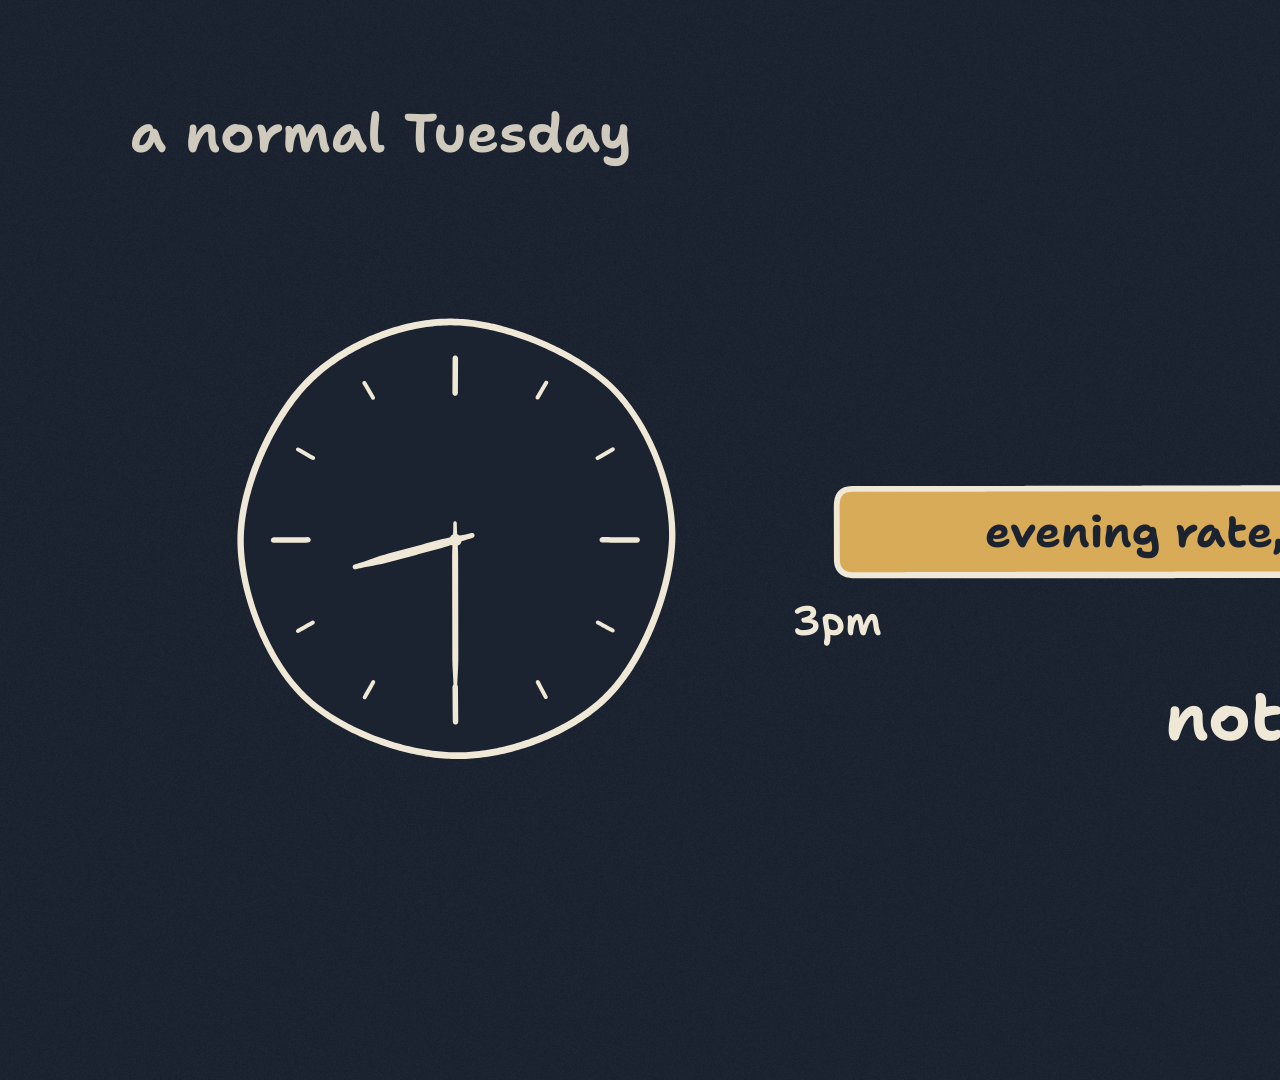
<file: video/scenes/s04_trap_price.html>
<!doctype html>
<html lang="en-AU">
<head>
<meta charset="utf-8">
<title>s04_trap_price</title>
<link rel="stylesheet" href="lib/line.css">
<script src="lib/line.js"></script>
<script src="lib/mel.js"></script>
<script src="lib/props.js"></script>
</head>
<body>
<script>
// s04_trap_price (nominal 16.64 s = narration 15.74 + 0.9). Narration (scene time):
//  0.35-1.14 "Trap one."  1.54-4.0 "Cup Day is a Victorian public holiday."
//  4.5-6.8 "Five and a half hours at the holiday rate:"  7.15-9.12 "eight hundred and ninety-nine dollars."
//  9.64-14.6 "On a normal Tuesday it crosses eight at night, and the whole shift bills at the evening rate."
//  15.16-16.29 "Not split."
// Facts (DEV_POST.md): Tue 3 Nov 2026 is Melbourne Cup Day, a Victorian public holiday; 5.5 h x $163.46 = $899.03;
// a shift crossing 8pm is billed whole at the higher (evening) rate, Pricing Schedule 2026-27 s2.4(c).
(function () {
  const L = Line, C = L.C;
  const T = { cut: 9.45, end: 16.64 };
  const within = (tn, times, d) => times.some((t0) => tn >= t0 && tn < t0 + d);

  function horse(x, y, s) { // small side-view horse, facing right, navy ink for the cream page
    const P = (px, py) => [x + px * s, y + py * s], ink = { stroke: C.bg };
    return [
      Object.assign({ cmds: L.curve([P(-48, 4), P(-30, -14), P(18, -16), P(42, -10), P(46, 10), P(20, 18), P(-30, 18), P(-50, 10)], true, 0.8), width: 5 }, ink),
      Object.assign({ cmds: L.curve([P(36, -10), P(52, -40), P(70, -52)]), width: 5 }, ink),
      Object.assign({ cmds: L.curve([P(66, -56), P(86, -50), P(92, -40), P(78, -36), P(64, -42)], false), width: 5 }, ink),
      Object.assign({ cmds: L.curve([P(44, -24), P(58, -48), P(66, -60)]), width: 3.6 }, ink),
      Object.assign({ cmds: L.poly([P(-36, 16), P(-42, 52)]), width: 5 }, ink), Object.assign({ cmds: L.poly([P(-22, 18), P(-16, 52)]), width: 5 }, ink),
      Object.assign({ cmds: L.poly([P(24, 16), P(18, 52)]), width: 5 }, ink), Object.assign({ cmds: L.poly([P(36, 14), P(44, 50)]), width: 5 }, ink),
      Object.assign({ cmds: L.curve([P(-48, 0), P(-66, 10), P(-70, 32)]), width: 4.5 }, ink),
      { cmds: L.blob(...P(80, -46), 2.6, 2.6, 5, 0.02), fill: C.bg, stroke: null },
    ];
  }

  const shots = [
    { // A. the calendar, the rate, the total
      start: 0, end: T.cut,
      camera(tn) { const p = L.ease.inOut(L.clamp(tn / T.cut)); return { x: 960 + 10 * p, y: 520, s: 1 + 0.03 * p }; },
      build(tn) {
        const it = [];
        it.push({ type: "group", screen: true, pop: { x: 220, y: 130, at: 0.35, dur: 0.3 }, items: [
          { text: "Trap 1", x: 130, y: 152, size: 64, weight: 700, fill: C.amber },
          { cmds: L.curve([[132, 172], [220, 168], [312, 173]]), stroke: C.amber, width: 6 },
        ] });
        // desk calendar; the old page flips over the rings to "Tue 3 Nov / Cup Day"
        const X = 220, Y = 250, W = 660, H = 500;
        it.push(...Props.calendar(X, Y, W, H));
        const page = (items) => [{ cmds: L.rrect(X + 16, Y + 18, W - 32, H - 22, 10, 61, 0.8), fill: C.screen, width: 5.5 }, ...items];
        const flip = L.clamp((tn - 1.55) / 0.42), fe = L.ease.inOut(flip);
        // new page underneath
        const newPage = page([
          { text: "Tue 3 Nov", x: X + W / 2, y: Y + 110, size: 58, weight: 600, fill: C.bg, anchor: "middle", opacity: 0.75 },
          { text: "Cup Day", x: X + W / 2, y: Y + 245, size: 112, weight: 700, fill: C.bg, anchor: "middle" },
          { text: "Victorian public holiday", x: X + W / 2, y: Y + 312, size: 36, weight: 500, fill: C.bg, anchor: "middle", opacity: 0.7 },
        ]);
        it.push(...newPage);
        if (tn > 2.5) it.push({ type: "group", pop: { x: X + W / 2, y: Y + 430, at: 2.5, dur: 0.3 }, items: horse(X + W / 2, Y + 404, 0.9) });
        if (flip < 1) {
          const sy = Math.cos(Math.PI * fe);
          const oldPage = page([
            { text: "Nov", x: X + W / 2, y: Y + 110, size: 56, weight: 600, fill: C.bg, anchor: "middle", opacity: 0.75 },
            { cmds: L.poly([[X + 120, Y + 230], [X + W - 120, Y + 230]]), stroke: C.bg, strokeOpacity: 0.25, width: 5, taper: false },
            { cmds: L.poly([[X + 160, Y + 290], [X + W - 160, Y + 290]]), stroke: C.bg, strokeOpacity: 0.25, width: 5, taper: false },
          ]);
          it.push({ type: "group", scale: { s: 1, sy: Math.max(0.02, Math.abs(sy)) * (sy >= 0 ? 1 : -1), x: X, y: Y + 18 }, items: sy >= 0 ? oldPage : page([]) });
        }
        it.push(...Props.calendar(X, Y, W, H).slice(1)); // rings on top
        // "$163.46/h" swings in on a pin
        const ts = Math.max(0, tn - 4.55);
        const ang = tn < 4.55 ? 0 : -70 * Math.exp(-ts * 3.2) * Math.cos(ts * 8.5);
        it.push({ type: "group", pop: { x: 1260, y: 250, at: 4.5, dur: 0.18 }, items: [
          { cmds: L.blob(1260, 246, 7, 7, 4, 0.03), fill: C.line, stroke: null },
          Props.tag(1260, 246, "$163.46/h", { size: 54, angle: ang, string: 40 }),
        ] });
        // 5.5 h, then the total counts up
        it.push({ type: "group", pop: { x: 1240, y: 500, at: 5.05, dur: 0.3 }, items: [
          { text: "5.5 h", x: 1040, y: 540, size: 100, weight: 700, fill: C.line },
        ] });
        if (tn > 7.1) {
          const u = L.ease.out(L.clamp((tn - 7.1) / 1.25));
          const val = (899.03 * u).toFixed(2);
          const done = u >= 1;
          it.push({ type: "group", pop: done ? { x: 1300, y: 690, at: 8.35, dur: 0.28 } : null, items: [
            { text: "= $" + val, x: 1040, y: 730, size: 128, weight: 700, fill: C.amber },
          ] });
          if (done && tn < 8.9) [[-60, 0], [-30, 1], [20, 2]].forEach(([d, i]) => {
            const a = (d - 90) * L.D2R, r0 = 40, r1 = 70;
            it.push({ cmds: L.poly([[1740 + Math.cos(a) * r0, 640 + Math.sin(a) * r0], [1740 + Math.cos(a) * r1, 640 + Math.sin(a) * r1]]), stroke: C.amber, width: 6, wEnd: 3 });
          });
        }
        return it;
      },
    },
    { // B. a normal Tuesday: the clock passes 8pm, the whole bar goes evening rate, no scissors
      start: T.cut, end: 99,
      camera(tn) { const p = L.ease.inOut(L.clamp((tn - T.cut) / 7)); return { x: 960, y: 520, s: 1 + 0.03 * p }; },
      build(tn) {
        const it = [];
        it.push({ screen: true, text: "Pricing Schedule 2026-27 s2.4(c)", x: 1860, y: 66, size: 26, weight: 500, fill: C.line, opacity: 0.72, anchor: "end", jit: 0.15 });
        it.push({ type: "group", screen: true, pop: { x: 290, y: 130, at: 9.6, dur: 0.3 }, items: [
          { text: "a normal Tuesday", x: 130, y: 152, size: 54, weight: 650, fill: C.line, opacity: 0.85 },
        ] });
        // clock: 3:00 -> 8:30
        const sweep = L.ease.inOut(L.clamp((tn - 9.95) / 2.1));
        const hours = 3 + 5.5 * sweep, mins = hours * 60;
        const cx = 470, cy = 520, r = 210;
        it.push(...Props.clock(cx, cy, r, (hours % 12) * 30, (mins % 60) * 6));
        // the shift bar, 3pm -> 8:30pm
        const bx = 840, bw = 960, by = 470, bh = 84, pxh = bw / 5.5, x8 = bx + 5 * pxh;
        const filled = bw * sweep;
        if (filled > 1) it.push({ cmds: L.rrect(bx, by, Math.max(20, filled), bh, 14, 71, 0.6), fill: C.line, fillOpacity: 0.16, stroke: null });
        // after 8pm turns amber as the hand passes 8
        if (hours > 8) it.push({ cmds: L.rrect(x8, by, Math.max(12, Math.min(bw, filled) - 5 * pxh), bh, 12, 72, 0.6), fill: C.amber, fillOpacity: 0.9, stroke: null });
        // then the evening rate floods back over the whole shift
        const flood = L.ease.inOut(L.clamp((tn - 12.7) / 0.8));
        if (flood > 0) {
          const fx = L.lerp(x8, bx, flood);
          it.push({ cmds: L.rrect(fx, by, bx + bw - fx, bh, 14, 73, 0.6), fill: C.amber, fillOpacity: 0.9, stroke: null });
        }
        it.push({ cmds: L.rrect(bx, by, bw, bh, 16, 70, 0.8), width: 6.5 });
        it.push({ cmds: L.poly([[x8, by - 22], [x8, by + bh + 8]]), width: 5, wEnd: 3, strokeOpacity: 0.9 });
        it.push({ text: "3pm", x: bx, y: by + bh + 58, size: 40, weight: 600, fill: C.line, anchor: "middle" });
        it.push({ text: "8:30pm", x: bx + bw, y: by + bh + 58, size: 40, weight: 600, fill: C.line, anchor: "middle" });
        it.push({ text: "8pm", x: x8 - 10, y: by - 34, size: 40, weight: 650, fill: hours > 8 ? C.amber : C.line, anchor: "end" });
        it.push({ type: "group", pop: { x: bx + bw / 2, y: by + bh / 2, at: 13.3, dur: 0.3 }, items: [
          { text: "evening rate, whole shift", x: bx + bw / 2 - 60, y: by + bh / 2 + 15, size: 42, weight: 700, fill: C.bg, anchor: "middle" },
        ] });
        // scissors swoop in from the top right to cut at 8pm, snip, and get crossed out
        if (tn > 14.15) {
          const a = L.ease.out(L.clamp((tn - 14.15) / 0.4));
          const sx = L.lerp(x8 + 340, x8 + 84, a), sy = L.lerp(by - 340, by - 76, a);
          const snip = tn > 14.6 && tn < 15.1 ? 12 + 26 * Math.abs(Math.sin((tn - 14.6) * 16)) : 38;
          it.push({ type: "group", items: Props.scissors(sx, sy, 1.6, snip, 135) });
          if (tn > 15.1) {
            it.push(...Props.cross(sx - 10, sy + 6, 200, 190, 15.12, 15.26));
            it.push({ type: "group", pop: { x: 1300, y: by + bh + 140, at: 15.35, dur: 0.3 }, items: [
              { text: "not split", x: 1300, y: by + bh + 160, size: 64, weight: 700, fill: C.line, anchor: "middle" },
            ] });
          }
        }
        return it;
      },
    },
  ];
  Line.scene({ nominal: T.end, defaultDuration: T.end, shots });
})();
</script>
</body>
</html>
</file>
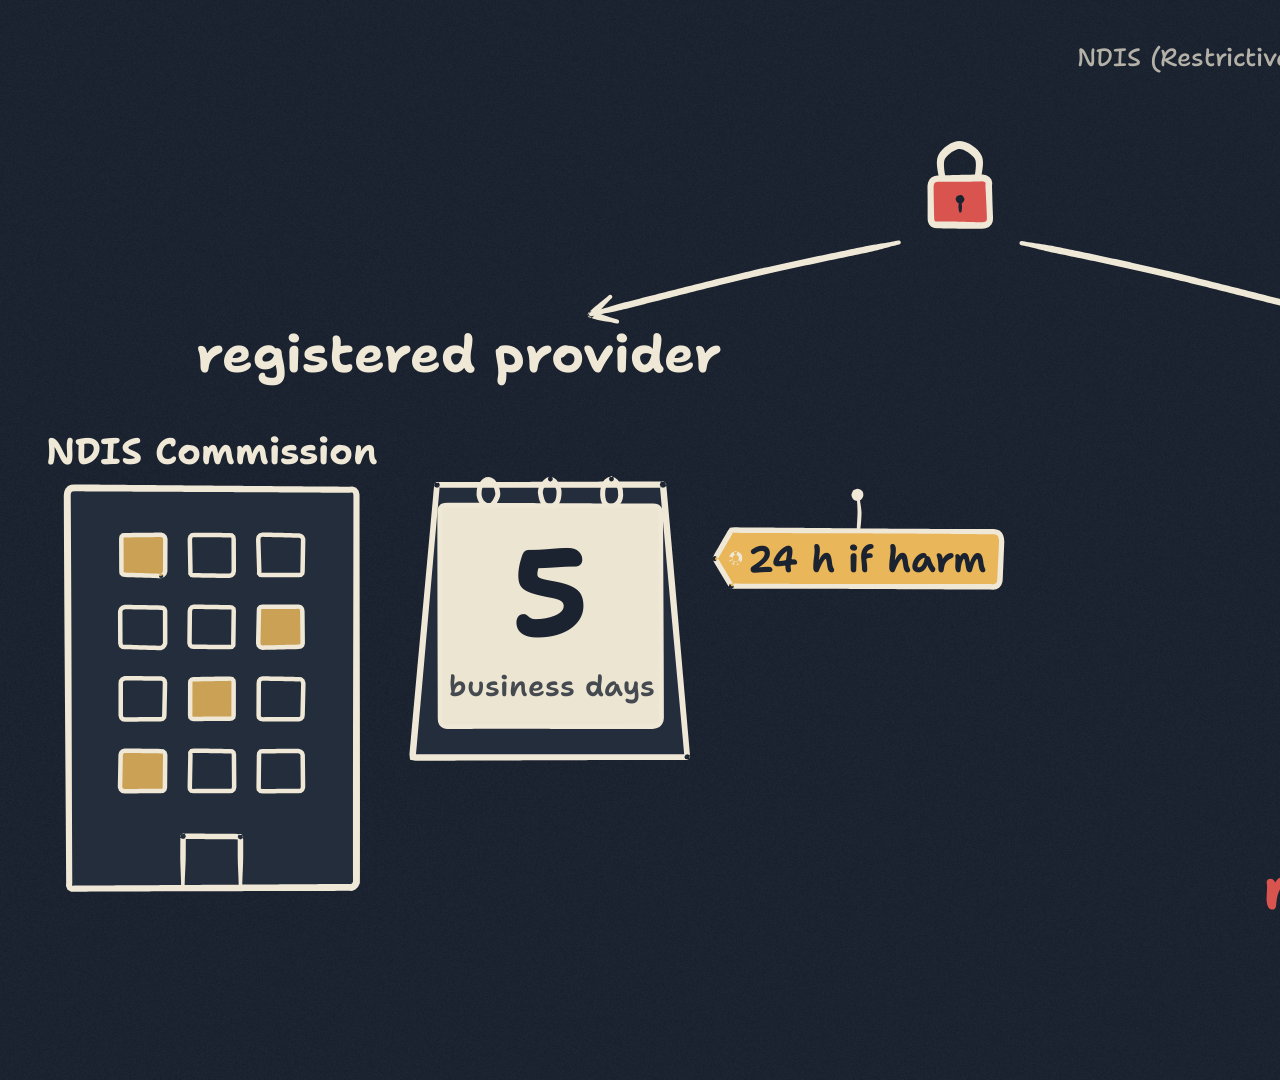
<file: video/scenes/s05_trap_pantry.html>
<!doctype html>
<html lang="en-AU">
<head>
<meta charset="utf-8">
<title>s05_trap_pantry</title>
<link rel="stylesheet" href="lib/line.css">
<script src="lib/line.js"></script>
<script src="lib/mel.js"></script>
<script src="lib/props.js"></script>
</head>
<body>
<script>
// s05_trap_pantry (nominal 17.85 s = narration 16.95 + 0.9). Narration (scene time):
//  0.35-1.27 "Trap two."  1.83-6.5 "Locking the pantry is an environmental restraint under the NDIS rules."
//  7.18-11.44 "A registered provider has five business days to notify the Commission,"
//  11.66-13.79 "twenty-four hours if it caused harm."  14.39-17.3 "An unregistered sole trader must not use it."
// Facts (DEV_POST.md): environmental restraint under the NDIS (Restrictive Practices and Behaviour Support) Rules 2018;
// registered provider: notify the NDIS Commission within 5 business days, 24 hours if harm; unregistered: must not use.
(function () {
  const L = Line, C = L.C;
  const T = { cut: 6.95, end: 17.85 };
  const within = (tn, times, d) => times.some((t0) => tn >= t0 && tn < t0 + d);
  const G = 860;

  // ---------- Jake (cap, no lanyard), stands right of the pantry and faces it (left)
  const JX = 1220;
  const jStand = Object.assign({ hip: [JX, G - 292], spine: 3, headTilt: 6, fx: 0.75, knee: "fwd",
    nf: [JX + 10, G], ff: [JX - 26, G], nh: [JX + 20, G - 278], fh: [JX - 14, G - 282] }, Mel.expr("blank"), { brow: -0.3 });
  const jLook = Object.assign({}, jStand, { headTilt: 16, spine: 6 }, Mel.expr("alert"), { brow: -0.32 });
  const jReach = Object.assign({}, jLook, { spine: 9, nh: [JX + 170, 500] }, Mel.expr("sad"), { lid: 0, brow: -0.28 });
  const jSad = Object.assign({}, jStand, { spine: 9, slump: 8, headTilt: 22, nh: [JX + 16, G - 270], fh: [JX - 10, G - 276] }, Mel.expr("sad"), { brow: -0.28 });
  const keysJ = [
    { t: 0, pose: jStand }, { t: 2.2, pose: jStand },
    { t: 2.5, pose: jLook, ease: "out" }, { t: 3.1, pose: jLook },
    { t: 3.55, pose: jReach, ease: "inOut" }, { t: 3.9, pose: jReach },
    { t: 4.45, pose: jSad, ease: "inOut" },
  ];
  const poseJ = (tn) => Mel.pose(keysJ, tn);

  const shots = [
    { // A. the pantry gets padlocked; Jake
      start: 0, end: T.cut,
      camera(tn) { const p = L.ease.inOut(L.clamp(tn / T.cut)); return { x: 940, y: 520, s: 1 + 0.04 * p }; },
      build(tn) {
        const it = [];
        it.push({ type: "group", screen: true, pop: { x: 220, y: 130, at: 0.35, dur: 0.3 }, items: [
          { text: "Trap 2", x: 130, y: 152, size: 64, weight: 700, fill: C.red },
          { cmds: L.curve([[132, 172], [220, 168], [314, 173]]), stroke: C.red, width: 6 },
        ] });
        // floor, pantry door (shakes when the lock snaps)
        it.push({ cmds: L.curve([[40, G + 2], [900, G + 4], [1880, G]]), width: 6.5 });
        const sh = tn > 2.1 ? Math.sin((tn - 2.1) * 40) * 1.3 * Math.exp(-(tn - 2.1) * 7) : 0;
        const doorItems = [
          { cmds: L.poly([[600, G], [600, 170], [980, 170], [980, G]]), width: 7 },
          { cmds: L.rrect(618, 186, 344, G - 186, 6, 23, 0.8), fill: C.body, width: 6 },
          { cmds: L.rrect(660, 240, 260, 220, 10, 24, 0.8), width: 4.5, taper: false, strokeOpacity: 0.7 },
          { cmds: L.rrect(660, 520, 260, 280, 10, 25, 0.8), width: 4.5, taper: false, strokeOpacity: 0.7 },
          { cmds: L.rrect(636, 500, 22, 70, 6, 26, 0.4), fill: C.line, width: 3 },
          // hasp
          { cmds: L.rrect(606, 560, 48, 18, 4, 27, 0.4), width: 4.5, taper: false },
        ];
        it.push({ type: "group", rotate: { deg: sh, x: 790, y: G }, items: doorItems });
        it.push({ type: "group", screen: true, pop: { x: 1700, y: 60, at: 4.7, dur: 0.25 }, items: [
          { text: "NDIS (Restrictive Practices and Behaviour Support) Rules 2018", x: 1860, y: 66, size: 25, weight: 500, fill: C.line, opacity: 0.72, anchor: "end", jit: 0.15 },
        ] });
        // her hand brings the open padlock in from the left, snaps it shut, lets go
        const armIn = L.ease.out(L.clamp((tn - 0.9) / 0.6)), armOut = L.ease.inOut(L.clamp((tn - 2.55) / 0.5));
        const reach = armIn - armOut;
        const snap = L.clamp((tn - 1.95) / 0.12);
        const open = tn < 1.95 ? 1 : Math.max(0, 1 - L.ease.back(snap));
        const swing = tn > 2.1 ? 9 * Math.sin((tn - 2.1) * 11) * Math.exp(-(tn - 2.1) * 3.5) : 0;
        const lx = 630, ly = 640;
        it.push({ type: "group", rotate: { deg: swing, x: lx, y: 572 }, items: Props.padlock(lx, ly, 0.9, open, C.red) });
        if (reach > 0.01) {
          const wx = L.lerp(-160, lx - 52, reach), wy = L.lerp(ly + 60, ly + 30, reach);
          it.push({ cmds: L.curve([[wx - 620, wy - 40], [wx - 300, wy + 6], [wx, wy]]), width: 7.5 });
          it.push({ cmds: L.curve([[wx - 6, wy - 22], [wx + 30, wy - 30], [wx + 52, wy - 8], [wx + 44, wy + 24], [wx + 6, wy + 26], [wx - 8, wy + 6]], true), fill: C.bg, width: 6.5 });
          it.push({ cmds: L.curve([[wx + 20, wy - 28], [wx + 42, wy - 44], [wx + 56, wy - 30]]), width: 6 });
        }
        if (within(tn, [2.08], 0.3)) [[-50, 0], [-90, 1], [-130, 2]].forEach(([d]) => {
          const a = d * L.D2R;
          it.push({ cmds: L.poly([[lx + Math.cos(a) * 62, 590 + Math.sin(a) * 62], [lx + Math.cos(a) * 92, 590 + Math.sin(a) * 92]]), width: 5.5, wEnd: 3 });
        });
        // Jake
        const P = poseJ(tn);
        it.push(...Mel.items(P, { tn, look: { ponytail: false, lanyard: false, cap: true }, flip: true, blink: within(tn, [1.4, 5.6], 0.17) }));
        // "environmental restraint" writes on in red
        it.push({ text: "environmental restraint", x: 1330, y: 160, size: 62, weight: 700, fill: C.red, anchor: "middle", at: 3.4, dur: 1.0, mode: "type" });
        if (tn > 4.4) it.push({ cmds: L.curve([[1050, 184], [1330, 178], [1610, 185]]), stroke: C.red, width: 6, at: 4.4, dur: 0.35 });
        return it;
      },
    },
    { // B. two paths
      start: T.cut, end: 99,
      camera(tn) { const p = L.ease.inOut(L.clamp((tn - T.cut) / 10.9)); return { x: 960, y: 520, s: 1 + 0.025 * p }; },
      build(tn) {
        const it = [];
        it.push({ screen: true, text: "NDIS (Restrictive Practices and Behaviour Support) Rules 2018", x: 1860, y: 66, size: 25, weight: 500, fill: C.line, opacity: 0.72, anchor: "end", jit: 0.15 });
        // the node: a small red padlock, two arrows branching
        it.push(...Props.padlock(960, 190, 0.6, 0, C.red));
        const arrow = (pts, at) => {
          const e = pts[pts.length - 1], p = pts[pts.length - 2], a = Math.atan2(e[1] - p[1], e[0] - p[0]);
          it.push({ cmds: L.curve(pts), width: 6.5, at, dur: 0.35 });
          if (tn > at + 0.3) it.push({ cmds: L.poly([[e[0] - Math.cos(a - 0.5) * 26, e[1] - Math.sin(a - 0.5) * 26], e, [e[0] - Math.cos(a + 0.5) * 26, e[1] - Math.sin(a + 0.5) * 26]]), width: 6.5 });
        };
        arrow([[900, 230], [760, 260], [600, 300]], 7.1);
        arrow([[1020, 230], [1160, 260], [1320, 300]], 7.25);
        it.push({ type: "group", pop: { x: 470, y: 340, at: 7.3, dur: 0.3 }, items: [{ text: "registered provider", x: 470, y: 356, size: 50, weight: 700, fill: C.line, anchor: "middle" }] });
        it.push({ type: "group", pop: { x: 1460, y: 340, at: 14.35, dur: 0.3 }, items: [{ text: "unregistered", x: 1460, y: 356, size: 50, weight: 700, fill: C.line, anchor: "middle" }] });
        // left: a calendar "5 business days", the letter flies to the NDIS Commission, "24 h if harm"
        it.push({ type: "group", pop: { x: 560, y: 600, at: 8.6, dur: 0.32 }, items: [
          ...Props.calendar(440, 470, 240, 240).slice(0, 1),
          { cmds: L.rrect(452, 486, 216, 216, 8, 81, 0.6), fill: C.screen, width: 5 },
          ...Props.calendar(440, 470, 240, 240).slice(1),
          { text: "5", x: 560, y: 614, size: 120, weight: 700, fill: C.bg, anchor: "middle" },
          { text: "business days", x: 560, y: 672, size: 28, weight: 600, fill: C.bg, anchor: "middle", opacity: 0.8 },
        ] });
        it.push(...Props.building(90, 470, 280, 390, { floors: 4, cols: 3, lit: true }));
        it.push({ type: "group", pop: { x: 230, y: 430, at: 10.15, dur: 0.3 }, items: [
          { text: "NDIS Commission", x: 230, y: 446, size: 36, weight: 700, fill: C.line, anchor: "middle" },
        ] });
        const fly = L.clamp((tn - 9.85) / 0.95);
        if (fly > 0 && fly < 1) {
          const e = L.ease.inOut(fly), x = L.lerp(800, 232, e), y = L.lerp(790, 820, e) - 260 * Math.sin(Math.PI * e);
          const s = 1 - 0.55 * e;
          it.push({ type: "group", scale: { s, x, y }, items: [].concat(Props.envelope(x, y, 150, 96, -12 + 24 * e)) });
          [1, 2].forEach((k) => {
            const e2 = L.ease.inOut(L.clamp(fly - k * 0.06)), x2 = L.lerp(800, 232, e2), y2 = L.lerp(790, 820, e2) - 260 * Math.sin(Math.PI * e2);
            it.push({ cmds: L.blob(x2 + 70, y2, 3.5, 3.5, k, 0.02), fill: C.line, fillOpacity: 0.5 - k * 0.15, stroke: null });
          });
        } else if (fly <= 0 && tn > 9.3) {
          it.push({ type: "group", pop: { x: 800, y: 790, at: 9.3, dur: 0.25 }, items: [].concat(Props.envelope(800, 790, 150, 96, -12)) });
        }
        if (fly >= 1 && tn < 11.3) { // a little "delivered" pulse at the door
          const k = (tn - 10.8) / 0.5;
          it.push({ cmds: L.blob(232, 820, 30 + 60 * k, 30 + 60 * k, 3, 0.02), width: 4.5, strokeOpacity: 1 - k, taper: false });
        }
        const ts = Math.max(0, tn - 11.75);
        it.push({ type: "group", pop: { x: 860, y: 480, at: 11.7, dur: 0.25 }, items: [
          { cmds: L.blob(860, 476, 6, 6, 3, 0.03), fill: C.line, stroke: null },
          Props.tag(860, 476, "24 h if harm", { size: 36, angle: tn > 11.75 ? 40 * Math.exp(-ts * 3) * Math.cos(ts * 9) : 0, string: 34 }),
        ] });
        // right: unregistered -> must not use
        it.push({ type: "group", pop: { x: 1460, y: 610, at: 14.6, dur: 0.3 }, items: Props.padlock(1460, 640, 2.2, 0, C.red) });
        it.push(...Props.cross(1460, 610, 330, 300, 15.75, 15.92));
        it.push({ type: "group", pop: { x: 1460, y: 860, at: 16.1, dur: 0.3 }, items: [
          { text: "must not use", x: 1460, y: 880, size: 60, weight: 700, fill: C.red, anchor: "middle" },
        ] });
        return it;
      },
    },
  ];
  Line.scene({ nominal: T.end, defaultDuration: T.end, shots });
})();
</script>
</body>
</html>
</file>
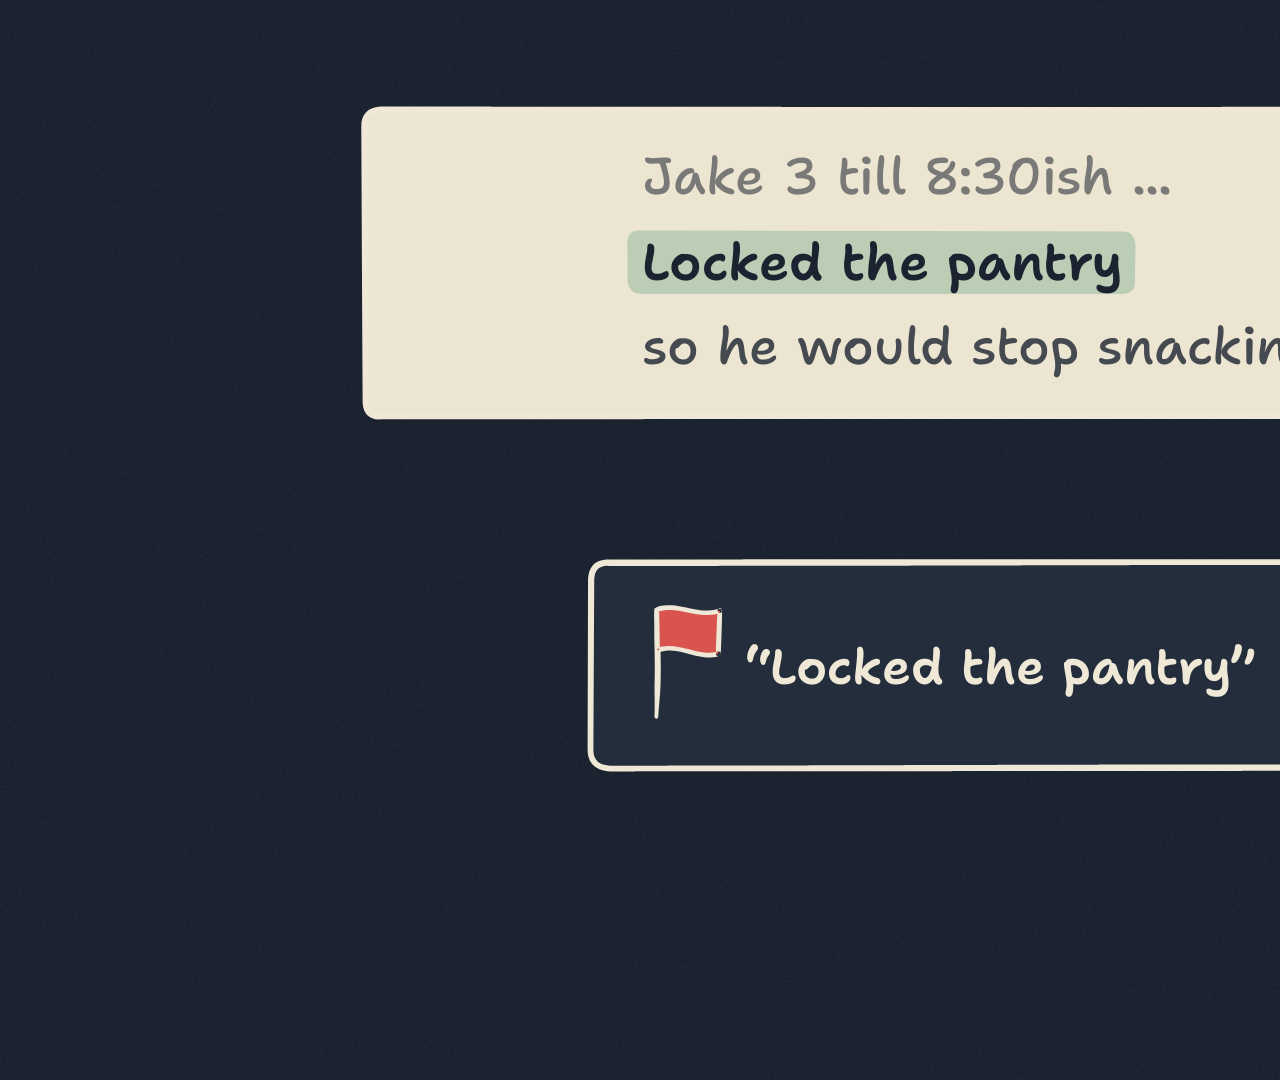
<file: video/scenes/s09_how.html>
<!doctype html>
<html lang="en-AU">
<head>
<meta charset="utf-8">
<title>s09_how</title>
<link rel="stylesheet" href="lib/line.css">
<script src="lib/line.js"></script>
<script src="lib/mel.js"></script>
<script src="lib/diagram.js"></script>
</head>
<body>
<script>
// s09_how (nominal = rendered length 16.2 s = narration 15.3 + 0.9; narration starts at 0.35 s).
// Narration: "The model reads, code decides." 0.50-2.54 | "Gemma never picks a price, an item number or a
// deadline." 2.99-6.31 | "Code does, from the Schedule." 6.85-8.35 | "Let Gemma price the week itself:"
// 8.85-10.73 | "zero of sixteen right." 11.07-12.57 | "A flag must quote the note," 13.06-14.44 |
// "or it's dropped." 14.59-15.49
// A 0-8.4    the machine: phone / diary photo / mic hop into "Gemma reads" (the gem reads, scan line),
//            shift cards slide out and into "code decides" (gears). Price / item number / deadline tokens
//            pop up by the gem, it shakes its head, each one flies into the Schedule book (gulp). The book
//            hops, the gears whirr, an invoice slides out, lines draw on, total.
// B 8.4-12.9 the gem prices the week itself, pencil in hand; big red cross; "0 / 16"; sweat drop, pencil falls.
// C 12.9-end a flag card quoting the note: magnifier checks it against the note, green tick. A second
//            card whose quote is not in the note: no match, it tips and drops out of frame.
(function () {
  const L = Line, C = L.C, D = Diagram;
  const LEN = 16.2, CUT1 = 8.4, CUT2 = 12.9;
  const GB = { x: 440, y: 330, w: 340, h: 320 }, CB = { x: 1060, y: 330, w: 340, h: 320 };
  const HOP = [610, 262];

  // ---------- props (local coordinates, centred on 0,0)
  function phone() {
    return [
      { cmds: L.rrect(-38, -64, 76, 128, 14, 101), fill: C.body, width: 6.5 },
      { cmds: L.rrect(-28, -49, 56, 94, 6, 102, 0.6), fill: C.screen, stroke: null },
      { cmds: D.scribble(-19, -30, 36, 1, 1.5), stroke: C.bg, width: 4 },
      { cmds: D.scribble(-19, -13, 30, 2, 1.5), stroke: C.bg, width: 4 },
      { cmds: D.scribble(-19, 4, 38, 3, 1.5), stroke: C.bg, width: 4 },
      { cmds: D.scribble(-19, 21, 22, 4, 1.5), stroke: C.bg, width: 4 },
      { cmds: L.poly([[-10, -57], [10, -57]]), width: 4.5 },
    ];
  }
  function diaryPhoto() {
    const page = [
      { cmds: L.rrect(-40, -36, 84, 70, 3, 113, 0.5), fill: C.screen, stroke: null },
      { cmds: D.scribble(-24, -18, 52, 5, 1.6), stroke: C.bg, width: 3.6 },
      { cmds: D.scribble(-24, -3, 44, 6, 1.6), stroke: C.bg, width: 3.6 },
      { cmds: D.scribble(-24, 12, 56, 7, 1.6), stroke: C.bg, width: 3.6 },
    ];
    for (let i = 0; i < 4; i++) page.push({ cmds: L.blob(-34, -26 + i * 17, 3.4, 3.4, 120 + i, 0.02), fill: C.bg, stroke: null });
    return [
      { cmds: L.rrect(-72, -60, 144, 120, 6, 111), fill: C.line, width: 5 },
      { cmds: L.rrect(-61, -49, 122, 84, 3, 112, 0.5), fill: C.bg, stroke: null },
      ...D.place(page, { x: 0, y: -7, rot: -9 }),
    ];
  }
  function mic(tn) {
    const it = [
      { cmds: L.rrect(-24, -74, 48, 80, 24, 131), fill: C.body, width: 6.5 },
      { cmds: L.poly([[-15, -50], [15, -50]]), width: 3.6, strokeOpacity: 0.7 },
      { cmds: L.poly([[-17, -36], [17, -36]]), width: 3.6, strokeOpacity: 0.7 },
      { cmds: L.poly([[-17, -22], [17, -22]]), width: 3.6, strokeOpacity: 0.7 },
      { cmds: L.curve([[-38, -30], [-36, 6], [0, 20], [36, 6], [38, -30]], false, 0.9), width: 6 },
      { cmds: L.poly([[0, 20], [0, 50]]), width: 6.5 },
      { cmds: L.curve([[-30, 54], [0, 51], [30, 54]]), width: 6.5 },
    ];
    // sound waves breathe outwards
    [0, 1].forEach((k) => {
      const ph = ((tn * 1.4 + k * 0.5) % 1);
      const r = 52 + ph * 26, op = Math.sin(ph * Math.PI) * 0.9;
      [-1, 1].forEach((sd) => {
        const pts = [];
        for (let i = 0; i <= 6; i++) { const a = (-38 + i * 12.7) * L.D2R; pts.push([sd * Math.cos(a) * r, -30 + Math.sin(a) * r]); }
        it.push({ cmds: L.curve(pts), width: 5, wEnd: 2.4, strokeOpacity: op, boil: 0.2 });
      });
    });
    return it;
  }
  function card(seed) {
    return [
      { cmds: L.rrect(-60, -38, 120, 76, 10, 140 + seed), fill: C.screen, stroke: C.line, width: 5 },
      { cmds: L.blob(-34, -10, 13, 13, 150 + seed, 0.02), stroke: C.bg, width: 3.8 },
      { cmds: L.poly([[-34, -18], [-34, -10], [-27, -6]]), stroke: C.bg, width: 3.4, taper: false },
      { cmds: D.scribble(-12, -16, 52, seed, 1.4), stroke: C.bg, width: 4 },
      { cmds: D.scribble(-12, 0, 38, seed + 3, 1.4), stroke: C.bg, width: 4 },
      { cmds: D.scribble(-44, 20, 70, seed + 5, 1.4), stroke: C.bg, width: 4, strokeOpacity: 0.6 },
    ];
  }
  function token(kind) {
    const it = [{ cmds: L.blob(0, 0, 38, 38, 160, 0.02), fill: C.body, width: 6 }];
    if (kind === 0) it.push({ text: "$", x: 0, y: 17, size: 50, weight: 700, fill: C.amber, anchor: "middle" });
    else if (kind === 1) it.push({ text: "#", x: 0, y: 16, size: 46, weight: 700, fill: C.amber, anchor: "middle" });
    else {
      it.push({ cmds: L.rrect(-21, -16, 42, 36, 5, 161, 0.5), stroke: C.amber, width: 4.5 });
      it.push({ cmds: L.poly([[-21, -6], [21, -6]]), stroke: C.amber, width: 4, taper: false });
      it.push({ cmds: L.poly([[-10, -22], [-10, -11]]), stroke: C.amber, width: 4.5 });
      it.push({ cmds: L.poly([[10, -22], [10, -11]]), stroke: C.amber, width: 4.5 });
      [[-10, 4], [0, 4], [10, 4], [-10, 12], [0, 12]].forEach(([x, y], i) => it.push({ cmds: L.blob(x, y, 2.4, 2.4, 170 + i, 0), fill: C.amber, stroke: null, boil: 0.1 }));
    }
    return it;
  }
  function book() {
    return [
      { cmds: L.rrect(-100, -118, 212, 124, 8, 181), fill: C.screen, width: 5.5 },
      { cmds: L.rrect(-108, -126, 210, 124, 8, 182), fill: C.amber, width: 6.5 },
      { cmds: L.poly([[-84, -124], [-84, -4]]), stroke: C.bg, width: 4.5, strokeOpacity: 0.6 },
      { text: "Schedule", x: 6, y: -72, size: 37, weight: 700, fill: C.bg, anchor: "middle", jit: 0.2 },
      { text: "2026-27", x: 6, y: -30, size: 33, weight: 650, fill: C.bg, anchor: "middle", jit: 0.2 },
    ];
  }
  function invoice(tn, t0) {
    const it = [{ cmds: L.rrect(-130, -165, 260, 330, 10, 191), fill: C.screen, width: 6 }];
    const at = (k) => (t0 == null ? {} : { at: t0 + k * 0.1, dur: 0.16 });
    it.push(Object.assign({ cmds: D.scribble(-100, -122, 110, 2, 1.8), stroke: C.bg, width: 6.5 }, at(0)));
    [-70, -30, 10, 50].forEach((y, i) => {
      it.push(Object.assign({ cmds: D.scribble(-100, y, 120 - (i % 2) * 30, 10 + i, 1.5), stroke: C.bg, width: 4.2 }, at(1 + i)));
      it.push(Object.assign({ cmds: D.scribble(50, y, 50, 20 + i, 1.5), stroke: C.bg, width: 4.2 }, at(1.4 + i)));
    });
    it.push(Object.assign({ cmds: L.poly([[-104, 84], [104, 84]]), stroke: C.bg, width: 3.6, taper: false }, at(5)));
    const tp = t0 == null ? 1 : L.clamp((tn - t0 - 0.62) / 0.2);
    if (tp > 0) it.push({ cmds: L.rrect(-110, 98, 220, 46, 10, 192, 0.6), fill: C.amber, fillOpacity: 0.85 * tp, stroke: null });
    it.push(Object.assign({ text: "total", x: -96, y: 132, size: 32, weight: 700, fill: C.bg, mode: "fade" }, t0 == null ? {} : { at: t0 + 0.6, dur: 0.15 }));
    it.push(Object.assign({ cmds: D.scribble(30, 120, 66, 31, 2), stroke: C.bg, width: 6.5 }, at(6.4)));
    return it;
  }

  // ---------- motion helpers
  function hop(tn, th, home, target) {
    const a = tn - th;
    if (a < -0.16) return { x: home[0], y: home[1], sx: 1, sy: 1, rot: 0, s: 1, in: false };
    if (a < 0) {
      const u = L.ease.out((a + 0.16) / 0.16);
      return { x: home[0], y: home[1] + 8 * u, sx: 1 + 0.16 * u, sy: 1 - 0.18 * u, rot: 0, s: 1, in: false };
    }
    const F = 0.44;
    if (a < F) {
      const u = a / F;
      const st = D.key(u, [[0, 1.2], [0.25, 1.05], [0.6, 1], [1, 1.1]]);
      return { x: L.lerp(home[0], target[0], u), y: L.lerp(home[1], target[1], u) - 230 * 4 * u * (1 - u), sx: 1 / st, sy: st,
        rot: 14 * Math.sin(u * Math.PI) * (home[1] > 500 ? -1 : 1), s: L.lerp(1, 0.66, L.ease.in2(u)), in: false };
    }
    const u = L.clamp((a - F) / 0.18);
    return { x: target[0], y: target[1] + 150 * L.ease.in2(u), sx: 0.92, sy: 1.1, rot: 0, s: 0.66, in: u >= 1 };
  }
  let gearAngleCache = { t: -1, a: 0 };
  function gearAngle(tn) {
    const speed = (t) => 34 + 160 * Math.max(0, Math.sin(L.clamp((t - 2.6) / 1.0) * Math.PI)) + 330 * Math.max(0, Math.sin(L.clamp((t - 6.9) / 1.5) * Math.PI));
    let a = 0;
    for (let t = 0; t < tn; t += 1 / 60) a += speed(t) / 60;
    return a;
  }
  void gearAngleCache;

  const INPUTS = [
    { draw: () => phone(), home: [262, 312], th: 0.62 },
    { draw: () => diaryPhoto(), home: [262, 492], th: 0.9 },
    { draw: (tn) => mic(tn), home: [262, 680], th: 1.18 },
  ];
  const TOK = [3.62, 4.52, 5.46];
  const BOOK = [1236, 330];

  function shotA(tn) {
    const it = [];
    // invoice (behind the code box, slides out to the right)
    const ip = L.clamp((tn - 7.25) / 0.42);
    if (ip > 0) {
      const x = L.lerp(1250, 1630, L.ease.back(ip));
      const rot = D.wob(tn, 7.6, 4, 2.2, 5);
      it.push({ type: "group", rotate: { deg: rot, x: 1630, y: 650 }, items: D.place(invoice(tn, 7.55), { x, y: 488 }) });
    }
    // shift cards: out of the gem box, stack on the belt, then into the code box
    for (let i = 0; i < 3; i++) {
      const te = 1.98 + i * 0.15;
      if (tn < te) continue;
      const out = L.ease.back(L.clamp((tn - te) / 0.34));
      const go = L.ease.inOut(L.clamp((tn - 2.62) / 0.42));
      if (go >= 1) continue;
      const x = L.lerp(700, 905 + i * 8, out) + go * 300;
      const y = 607 - i * 9;
      const rot = D.wob(tn, te + 0.3, 7, 2.6, 6) + (i - 1) * 2 - D.wob(tn, 2.62, 5, 2, 5) * (1 - go);
      it.push({ type: "group", rotate: { deg: rot, x, y: y + 36 }, items: D.place(card(i * 7 + 1), { x, y }) });
    }
    // inputs: idle bob, then hop into the hopper
    INPUTS.forEach((inp, i) => {
      const pp = D.popS(tn, 0.2 + i * 0.07, { sq: 0.12 });
      if (pp.s <= 0.01) return;
      const h = hop(tn, inp.th, inp.home, [HOP[0], HOP[1] - 6]);
      if (h.in) return;
      const bob = tn < inp.th - 0.16 ? Math.sin(tn * 3.2 + i * 1.7) * 3 : 0;
      const items = D.place(inp.draw(tn), { x: h.x, y: h.y + bob, sx: h.sx * pp.sx * h.s, sy: h.sy * pp.sy * h.s, rot: h.rot });
      if (tn > inp.th + 0.3) it.push({ type: "group", clip: [["M", 0, -200], ["L", 1920, -200], ["L", 1920, GB.y + 2], ["L", 0, GB.y + 2], ["Z"]], items });
      else it.push(...items);
    });
    // boxes (quick establishing draw-on)
    it.push({ cmds: L.rrect(GB.x, GB.y, GB.w, GB.h, 22, 201), fill: C.body, width: 7, at: 0.0, dur: 0.42 });
    it.push({ cmds: L.rrect(CB.x, CB.y, CB.w, CB.h, 22, 202), fill: C.body, width: 7, at: 0.12, dur: 0.42 });
    // hopper: a gap in the gem box's lid with a funnel
    it.push({ cmds: L.poly([[545, GB.y], [675, GB.y]]), stroke: C.body, width: 14, taper: false, at: 0.3, dur: 0.01 });
    it.push({ cmds: L.curve([[498, 258], [522, 296], [548, 333]]), width: 7, at: 0.3, dur: 0.16 });
    it.push({ cmds: L.curve([[722, 258], [698, 296], [672, 333]]), width: 7, at: 0.34, dur: 0.16 });
    // belt + rollers between the boxes
    it.push({ cmds: L.curve([[784, 648], [920, 647], [1056, 648]]), width: 6.5, at: 0.32, dur: 0.2 });
    const roll = gearAngle(tn) * 2.2;
    [826, 888, 950, 1012].forEach((x, i) => {
      if (tn < 0.4 + i * 0.03) return;
      const a = (roll + i * 40) * L.D2R;
      it.push({ cmds: L.blob(x, 664, 12, 12, 210 + i, 0.02), width: 4.6 });
      it.push({ cmds: L.poly([[x - Math.cos(a) * 9, 664 - Math.sin(a) * 9], [x + Math.cos(a) * 9, 664 + Math.sin(a) * 9]]), width: 3.6, taper: false });
    });
    // the gem, inside its box
    const gp = D.popS(tn, 0.38, { sq: 0.14 });
    if (gp.s > 0.01) {
      const drops = INPUTS.map((inp) => inp.th + 0.5);
      let sq = 0;
      drops.forEach((t0) => (sq += D.wob(tn, t0, 0.09, 3.4, 7)));
      let rot = 0, look = [0, 0], mood = "smile", blink = D.within(tn, [1.0, 3.15, 6.55], 0.14);
      // look up at arrivals, read left-right, then watch the cards
      if (tn > 0.55 && tn < 1.75) look = [0.2, -1];
      if (tn >= 1.4 && tn < 2.3) look = [Math.sin((tn - 1.4) * 9), 0.3];
      if (tn >= 2.3 && tn < 3.5) look = [1, 0.4];
      TOK.forEach((t0) => {
        if (tn > t0 && tn < t0 + 0.55) { look = [0.3, -1]; mood = "flat"; }
        const v = tn - (t0 + 0.12);
        if (v > 0 && v < 0.42) { rot += 10 * Math.sin(v / 0.42 * Math.PI * 3) * Math.sin(v / 0.42 * Math.PI); look = [Math.sin(v / 0.42 * Math.PI * 3), 0]; blink = true; }
        if (tn > t0 + 0.5 && tn < t0 + 0.95) look = [1, -0.6];
      });
      if (tn > 6.8) { look = [1, 0]; mood = "smile"; }
      it.push(...D.gem({ x: 610, y: 512 + 8 * Math.sin(tn * 2.1), r: 96, tn, sx: gp.sx * (1 + sq), sy: gp.sy * (1 - sq), px: 0, py: 0, rot, look, mood, blink }));
    }
    // the gem reads: a scan line sweeps the box
    if (tn > 1.3 && tn < 2.45) {
      const u = (tn - 1.3) / 1.15, y = 400 + 200 * (0.5 - 0.5 * Math.cos(u * Math.PI * 2 * 1.5));
      const op = Math.sin(u * Math.PI);
      const sc = [];
      sc.push({ cmds: L.rrect(GB.x + 16, y - 18, GB.w - 32, 36, 12, 230, 0.4), fill: C.amber, fillOpacity: 0.12 * op, stroke: null, boil: 0 });
      sc.push({ cmds: L.poly([[GB.x + 18, y], [GB.x + GB.w - 18, y]]), stroke: C.amber, width: 5, strokeOpacity: op });
      sc.push({ cmds: L.poly([[GB.x + 30, y - 12], [GB.x + GB.w - 30, y - 12]]), stroke: C.amber, width: 3, strokeOpacity: 0.4 * op });
      sc.push({ cmds: L.poly([[GB.x + 30, y + 12], [GB.x + GB.w - 30, y + 12]]), stroke: C.amber, width: 3, strokeOpacity: 0.4 * op });
      it.push(...sc);
    }
    // gears (code decides)
    if (tn > 0.25) {
      const a = gearAngle(tn);
      const gs = D.popS(tn, 0.3, { sq: 0.1 }).s, gs2 = D.popS(tn, 0.38, { sq: 0.1 }).s;
      it.push(...D.place(D.gear(0, 0, 84, 11, a), { x: 1180, y: 535, s: gs }));
      it.push(...D.place(D.gear(0, 0, 54, 7, -a * 11 / 7 + 12), { x: 1300, y: 437, s: gs2 }));
    }
    // the Schedule book on the code box: gulps each token, hops on "from the Schedule"
    if (tn > 0.4) {
      const bp = D.popS(tn, 0.42, { sq: 0.12 });
      let sx = bp.sx, sy = bp.sy, dy = 0;
      TOK.forEach((t0) => { const w = D.wob(tn, t0 + 0.98, 0.12, 3.2, 8); sx *= 1 + w; sy *= 1 - w; });
      const hopY = D.key(tn, [[6.82, 0], [6.94, 6, "out"], [7.12, -46, "out"], [7.3, 0, "in2"]]);
      const hs = D.key(tn, [[6.82, 1], [6.94, 0.86], [7.06, 1.12, "out"], [7.28, 1.0], [7.33, 0.86, "out"], [7.48, 1.04], [7.6, 1]]);
      dy = hopY; sy *= hs; sx /= Math.sqrt(hs);
      it.push(...D.place(book(), { x: BOOK[0], y: BOOK[1] + dy, sx, sy, px: 0, py: 0 }));
      // glow rays when it hops
      const rp = L.clamp((tn - 7.0) / 0.5);
      if (rp > 0 && rp < 1) {
        [-160, -125, -90, -55, -20].forEach((deg, i) => {
          const a = deg * L.D2R, r0 = 140 + 30 * L.ease.out(rp), r1 = r0 + 34 * Math.sin(rp * Math.PI);
          const cx = BOOK[0], cy = BOOK[1] - 62 + dy;
          it.push({ cmds: L.poly([[cx + Math.cos(a) * r0 * 0.95, cy + Math.sin(a) * r0 * 0.62], [cx + Math.cos(a) * r1 * 0.95, cy + Math.sin(a) * r1 * 0.62]]), stroke: C.amber, width: 6, wEnd: 3, strokeOpacity: Math.sin(rp * Math.PI) });
          void i;
        });
      }
    }
    // labels
    const lab = (t0, text, x) => {
      const p = D.popS(tn, t0, { sq: 0.1 });
      if (p.s > 0.01) it.push({ type: "group", scale: { s: p.sx, sy: p.sy, x, y: 722 }, items: [{ text, x, y: 740, size: 54, weight: 650, anchor: "middle" }] });
    };
    lab(0.72, "Gemma reads", GB.x + GB.w / 2);
    lab(1.78, "code decides", CB.x + CB.w / 2);
    // tokens: pop by the gem, it shakes its head, they fly into the book
    TOK.forEach((t0, k) => {
      const p = D.popS(tn, t0, { sq: 0.18 });
      if (p.s <= 0.01) return;
      const tf = t0 + 0.55, u = L.clamp((tn - tf) / 0.44);
      if (u >= 1) return;
      const home = [560 + k * 50, 186 + (k % 2) * 6];
      const tgt = [BOOK[0] - 6, BOOK[1] - 70];
      const ue = L.ease.inOut(u);
      const x = L.lerp(home[0], tgt[0], ue), y = L.lerp(home[1], tgt[1], ue) - 150 * Math.sin(ue * Math.PI) + Math.sin(tn * 4 + k) * 4 * (1 - u);
      const s = p.s * (u > 0.82 ? 1 - (u - 0.82) / 0.18 : 1);
      // anticipation: lean back before the throw
      const lean = D.key(tn, [[tf - 0.14, 0], [tf - 0.02, -10], [tf + 0.1, 16], [tf + 0.44, 360]]);
      it.push({ type: "group", rotate: { deg: lean, x, y }, items: D.place(token(k), { x, y, sx: s * (p.sx / Math.max(0.01, p.s)), sy: s * (p.sy / Math.max(0.01, p.s)) }) });
    });
    return it;
  }

  // ---------- B: the gem prices the week itself
  const PAPER = { x: 330, y: 200, w: 420, h: 560 };
  const ROWS = [340, 420, 500, 580];
  const WR = [[9.05, 9.42], [9.52, 9.89], [9.99, 10.36], [10.46, 10.83]];
  function shotB(tn) {
    const it = [];
    // paper with pre-printed shift lines
    const pp = L.ease.back(L.clamp((tn - CUT1) / 0.32));
    const py = 600 * (1 - pp);
    const paper = [{ cmds: L.rrect(PAPER.x, PAPER.y, PAPER.w, PAPER.h, 14, 301), fill: C.screen, width: 6.5 }];
    paper.push({ cmds: D.scribble(PAPER.x + 40, 262, 170, 3, 2), stroke: C.bg, width: 7 });
    ROWS.forEach((y, i) => paper.push({ cmds: D.scribble(PAPER.x + 40, y, 150 - (i % 2) * 40, 40 + i, 1.6), stroke: C.bg, width: 4.6, strokeOpacity: 0.75 }));
    paper.push({ cmds: L.poly([[PAPER.x + 36, 640], [PAPER.x + PAPER.w - 36, 640]]), stroke: C.bg, width: 3.6, taper: false });
    paper.push({ text: "total", x: PAPER.x + 40, y: 700, size: 38, weight: 700, fill: C.bg });
    // the amounts the gem writes (revealed behind the pencil)
    let tip = null;
    const rowsAll = ROWS.concat([690]);
    const WRall = WR.concat([[10.9, 11.08]]);
    rowsAll.forEach((y, i) => {
      const [a, b] = WRall[i];
      const p = L.clamp((tn - a) / (b - a));
      if (p <= 0) return;
      const x0 = PAPER.x + 250, w = i === 4 ? 120 : 110;
      const pts = [];
      for (let k = 0; k <= 10; k++) pts.push([x0 + w * k / 10, y - 4 + Math.sin(k * 2.3 + i) * 7 - (k % 3 === 0 ? 6 : 0)]);
      paper.push({ cmds: L.curve(pts, false, 0.8), stroke: C.bg, width: i === 4 ? 6 : 5, clipW: { x: x0 - 10, y: y - 40, w: w + 20, h: 60, p: p * 1.05 } });
      if (p < 1) tip = [x0 + w * p, y - 4 + Math.sin(p * 23 + i) * 8];
    });
    it.push({ type: "group", move: [0, py], items: paper });
    // red cross over the invoice
    it.push(...D.cross(PAPER.x + PAPER.w / 2, PAPER.y + PAPER.h / 2, 190, C.red, 11.18, { width: 18, dur: 0.13 }));
    // the gem, right of the paper
    const g0 = [970, 520];
    let sx = 1, sy = 1, dy = 0, rot = 0, mood = "smile", look = [-1, 0.5], brows = null, blink = D.within(tn, [9.7, 12.4], 0.14);
    const ent = L.clamp((tn - CUT1) / 0.4);
    const ex = 360 * (1 - L.ease.back(ent));
    if (tn > 10.84 && tn < 11.2) { // proud hop
      const u = (tn - 10.84) / 0.36;
      dy = -46 * Math.sin(u * Math.PI); sy = 1 + 0.08 * Math.sin(u * Math.PI); sx = 1 / sy; mood = "happy";
    }
    if (tn >= 11.2) {
      const w = D.wob(tn, 11.22, 0.16, 2.6, 4.5);
      sy = 1 - Math.abs(w) - 0.06 * L.clamp((tn - 11.5) / 0.4); sx = 1 + Math.abs(w) * 0.8;
      mood = tn < 11.55 ? "o" : "oops"; brows = 1; look = tn < 11.7 ? [-1, 0.3] : [1, -0.2];
      rot = -4 * L.clamp((tn - 11.6) / 0.4);
    }
    // writing: the hand follows the pencil tip, little bobs
    const writing = tn > 9.0 && tn < 11.1;
    const tipNow = tip || (writing ? [PAPER.x + 250, 330] : null);
    const pencilT = 11.75;
    let pencil = null;
    if (tn < pencilT) {
      const tp = tipNow ? tipNow : [PAPER.x + 330, 470 + 30 * Math.sin(tn * 2)];
      const lift = tip ? 0 : 18;
      pencil = { tip: [tp[0], tp[1] - lift], rot: tip ? -2 : 6 };
    }
    const gem = D.gem({ x: g0[0] + ex, y: g0[1] + 128 + dy + 6 * Math.sin(tn * 2.2), r: 128, tn, sx, sy, py: 128, px: 0, rot, mood, look, brows, blink,
      arms: { l: pencil ? [pencil.tip[0] + 44, pencil.tip[1] - 62] : [g0[0] - 140, g0[1] + 60], r: [g0[0] + 168 + ex, g0[1] + 52 + dy] } });
    if (tn > 11.6) { // sweat drop
      const u = L.clamp((tn - 11.6) / 1.1);
      const top = gem.rig.top, sxp = top[0] + 70, syp = top[1] + 34 + 40 * L.ease.in2(u);
      gem.push({ cmds: [["M", sxp, syp - 18], ["C", sxp + 6, syp - 8, sxp + 11, syp, sxp + 10, syp + 7], ["C", sxp + 8, syp + 15, sxp - 8, syp + 15, sxp - 10, syp + 7], ["C", sxp - 11, syp, sxp - 6, syp - 8, sxp, syp - 18], ["Z"]],
        fill: C.line, fillOpacity: 0.25, width: 4, strokeOpacity: 1 - u * 0.5 });
    }
    it.push(...gem);
    // pencil (held, then dropped)
    const drawPencil = (tp, deg) => {
      const items = [
        { cmds: L.poly([[0, 0], [10, -24], [26, -18]], true), fill: C.line, width: 4 },
        { cmds: L.rrect(9, -132, 18, 112, 4, 310, 0.5), fill: C.amber, width: 5 },
        { cmds: L.rrect(9, -150, 18, 20, 4, 311, 0.5), fill: C.line, width: 4.5 },
      ];
      return D.place(items, { x: tp[0], y: tp[1], rot: deg + 22, px: 0, py: 0 });
    };
    if (pencil) it.push(...drawPencil(pencil.tip, pencil.rot + (writing ? Math.sin(tn * 30) * 3 : 0)));
    else {
      const u = tn - pencilT;
      const x0 = PAPER.x + 336 + 44, y0 = 470 - 62;
      it.push(...drawPencil([x0 + 60 * u, y0 + 300 * u + 1600 * u * u], 6 + 260 * u));
    }
    // 0 / 16
    const sp = D.popS(tn, 11.32, { f: 2.2, d: 7, sq: 0.2 });
    if (sp.s > 0.01) {
      const cx = 1500, by = 540, x0 = cx - M.sw / 2;
      it.push({ type: "group", scale: { s: sp.sx, sy: sp.sy, x: cx, y: by - 70 }, items: [
        { text: "0", x: x0, y: by, size: 170, weight: 750, fill: C.red },
        { text: "/ 16", x: x0 + M.s0, y: by, size: 170, weight: 750 },
      ] });
      it.push({ type: "group", pop: { x: cx, y: 600, at: 11.7, dur: 0.3 }, items: [
        { text: "weeks right", x: cx, y: 630, size: 50, weight: 600, anchor: "middle", opacity: 0.85 },
      ] });
    }
    return it;
  }

  // ---------- C: a flag must quote the note
  const NOTE = { x: 360, y: 118, w: 1200, h: 300 };
  const C1 = { x: 150, y: 560, w: 760, h: 200 }, C2 = { x: 1010, y: 560, w: 760, h: 200 };
  const M = {}; // measured
  function flagCard(c, quote, tn) {
    const it = [{ cmds: L.rrect(c.x, c.y, c.w, c.h, 18, 401 + c.x), fill: C.body, width: 6.5 }];
    it.push(...D.flag(c.x + 64, c.y + 150, 104, tn, { fw: 62, fh: 40, wave: 3, ph: c.x }));
    if (quote) it.push({ text: quote, x: c.x + 150, y: c.y + 118, size: 48, weight: 600 });
    else {
      it.push({ text: "“", x: c.x + 150, y: c.y + 118, size: 48, weight: 600 });
      it.push({ cmds: D.scribble(c.x + 186, c.y + 102, 130, 2, 4), width: 5.5 });
      it.push({ cmds: D.scribble(c.x + 336, c.y + 102, 110, 5, 4), width: 5.5 });
      it.push({ text: "”", x: c.x + 456, y: c.y + 118, size: 48, weight: 600 });
    }
    return it;
  }
  function shotC(tn) {
    const it = [];
    const t0 = CUT2;
    // the note
    const np = L.ease.back(L.clamp((tn - t0) / 0.34));
    const note = [{ cmds: L.rrect(NOTE.x, NOTE.y, NOTE.w, NOTE.h, 16, 420), fill: C.screen, width: 6.5 }];
    // green match highlight behind "Locked the pantry"
    const hp = L.clamp((tn - 13.92) / 0.22);
    if (hp > 0) {
      const x0 = M.nx - 14, w = M.pw + 28;
      note.push({ cmds: L.rrect(x0, 236, w, 62, 14, 421, 1.2), fill: C.green, fillOpacity: 0.45, stroke: null, clipW: { x: x0 - 6, y: 226, w: w + 12, h: 84, p: L.ease.inOut(hp) } });
    }
    note.push({ text: "Jake 3 till 8:30ish ...", x: M.nx, y: 200, size: 50, weight: 500, fill: C.bg, opacity: 0.55 });
    note.push({ text: "Locked the pantry", x: M.nx, y: 284, size: 50, weight: 600, fill: C.bg });
    note.push({ text: "so he would stop snacking", x: M.nx, y: 366, size: 50, weight: 500, fill: C.bg, opacity: 0.8 });
    it.push({ type: "group", move: [0, -500 * (1 - np)], items: note });
    // card 1 (quotes the note) and card 2 (does not)
    const c1 = L.ease.back(L.clamp((tn - t0 - 0.12) / 0.36)), c2 = L.ease.back(L.clamp((tn - t0 - 0.22) / 0.36));
    const c1x = (960 - (C1.x + C1.w / 2)) * L.ease.back(L.clamp((tn - 15.55) / 0.5));
    it.push({ type: "group", move: [-900 * (1 - c1) + c1x, 0], items: flagCard(C1, "“Locked the pantry”", tn) });
    // card 2: anticipation tilt, then drops out of frame
    const dropT = 15.12;
    let c2rot = D.key(tn, [[14.92, 0], [15.06, -5, "out"], [15.12, -3]]);
    let c2y = D.key(tn, [[14.92, 0], [15.06, -16, "out"], [15.12, -12]]);
    if (tn > dropT) { const u = tn - dropT; c2y = -12 + 2600 * u * u; c2rot = -3 + 75 * u; }
    if (c2y < 800) it.push({ type: "group", move: [900 * (1 - c2), c2y], rotate: { deg: c2rot, x: C2.x + C2.w / 2, y: C2.y + C2.h / 2 }, items: flagCard(C2, null, tn) });
    // green tick badge on card 1's corner
    const tk = D.popS(tn, 14.06, { sq: 0.2 });
    const bx = C1.x + C1.w - 14, by = C1.y + 6;
    if (tk.s > 0.01) it.push({ type: "group", move: [c1x, 0], scale: { s: tk.sx, sy: tk.sy, x: bx, y: by }, items: [
      { cmds: L.blob(bx, by, 48, 48, 430, 0.02), fill: C.bg, stroke: C.green, width: 6.5 },
      ...D.tick(bx + 2, by + 2, 25, C.green, 14.1, { width: 12, dur: 0.16 }),
    ] });
    // magnifier path (arcs), with a little lag rotation
    const q1 = [C1.x + 150 + M.qw * 0.45, C1.y + 100];
    const n1 = [M.nx + M.pw * 0.5, 268];
    const q2 = [C2.x + 330, C2.y + 100];
    const keys = [[13.2, [q1[0] - 160, q1[1] + 140]], [13.42, q1, "out"], [13.58, q1], [13.92, n1, "inOut"], [14.18, n1], [14.5, q2, "inOut"],
      [14.62, q2], [14.8, [M.nx + 150, 290], "inOut"], [14.92, [M.nx + 600, 270], "inOut"], [15.02, [M.nx + 400, 290], "inOut"], [15.9, [2150, 560], "in2"]];
    M.qx = D.key(14.98, keys)[0] + 40;
    if (tn > 13.2) {
      const p = D.key(tn, keys);
      const pPrev = D.key(tn - 0.08, keys);
      const vx = p[0] - pPrev[0];
      const arc = -40 * Math.sin(L.clamp((tn - 13.58) / 0.34) * Math.PI) - 40 * Math.sin(L.clamp((tn - 14.18) / 0.32) * Math.PI);
      const s = D.popS(tn, 13.2, { sq: 0.1 }).s;
      const mag = D.magnifier(0, 0, 62, { handle: 50 + L.clamp(vx * 0.4, -18, 18) });
      it.push(...D.place(mag, { x: p[0], y: p[1] + arc, s }));
    }
    // "?" when the second quote is not in the note
    const qp = D.popS(tn, 14.98, { sq: 0.2 });
    if (qp.s > 0.01 && tn < 15.8) it.push({ type: "group", scale: { s: qp.sx, sy: qp.sy, x: M.qx, y: 70 }, opacity: 1 - L.clamp((tn - 15.5) / 0.3),
      items: [{ text: "?", x: M.qx, y: 102, size: 90, weight: 700, fill: C.amber, anchor: "middle" }] });
    return it;
  }

  const shots = [
    { start: 0, end: CUT1, camera: (tn) => ({ x: 982, y: 466, s: 1.1 + 0.03 * L.ease.inOut(L.clamp(tn / CUT1)), oy: 476 }), build: shotA },
    { start: CUT1, end: CUT2, camera: (tn, f) => {
      let dx = 0, dy = 0;
      const u = (tn - 11.2) / 0.3;
      if (u > 0 && u < 1) { const a = 9 * Math.pow(1 - u, 2); dx = L.sym(f, 71) * a; dy = L.sym(f, 73) * a; }
      return { x: 960, y: 470, oy: 470, s: 1 + 0.03 * L.clamp((tn - CUT1) / 4.5), dx, dy };
    }, build: shotB },
    { start: CUT2, end: 99, camera: (tn) => ({ x: 940, y: 450, oy: 450, s: 1 + 0.025 * L.clamp((tn - CUT2) / 3.3) }), build: shotC },
  ];

  Line.scene({
    nominal: LEN, defaultDuration: LEN, shots,
    init() {
      M.pw = L.measure("Locked the pantry", 50, 600);
      const wide = L.measure("so he would stop snacking", 50, 500);
      M.nx = NOTE.x + (NOTE.w - wide) / 2;
      M.s0 = L.measure("0 ", 170, 750);
      M.sw = L.measure("0 / 16", 170, 750);
      M.qw = L.measure("“Locked the pantry”", 48, 600);
    },
  });
})();
</script>
</body>
</html>
</file>
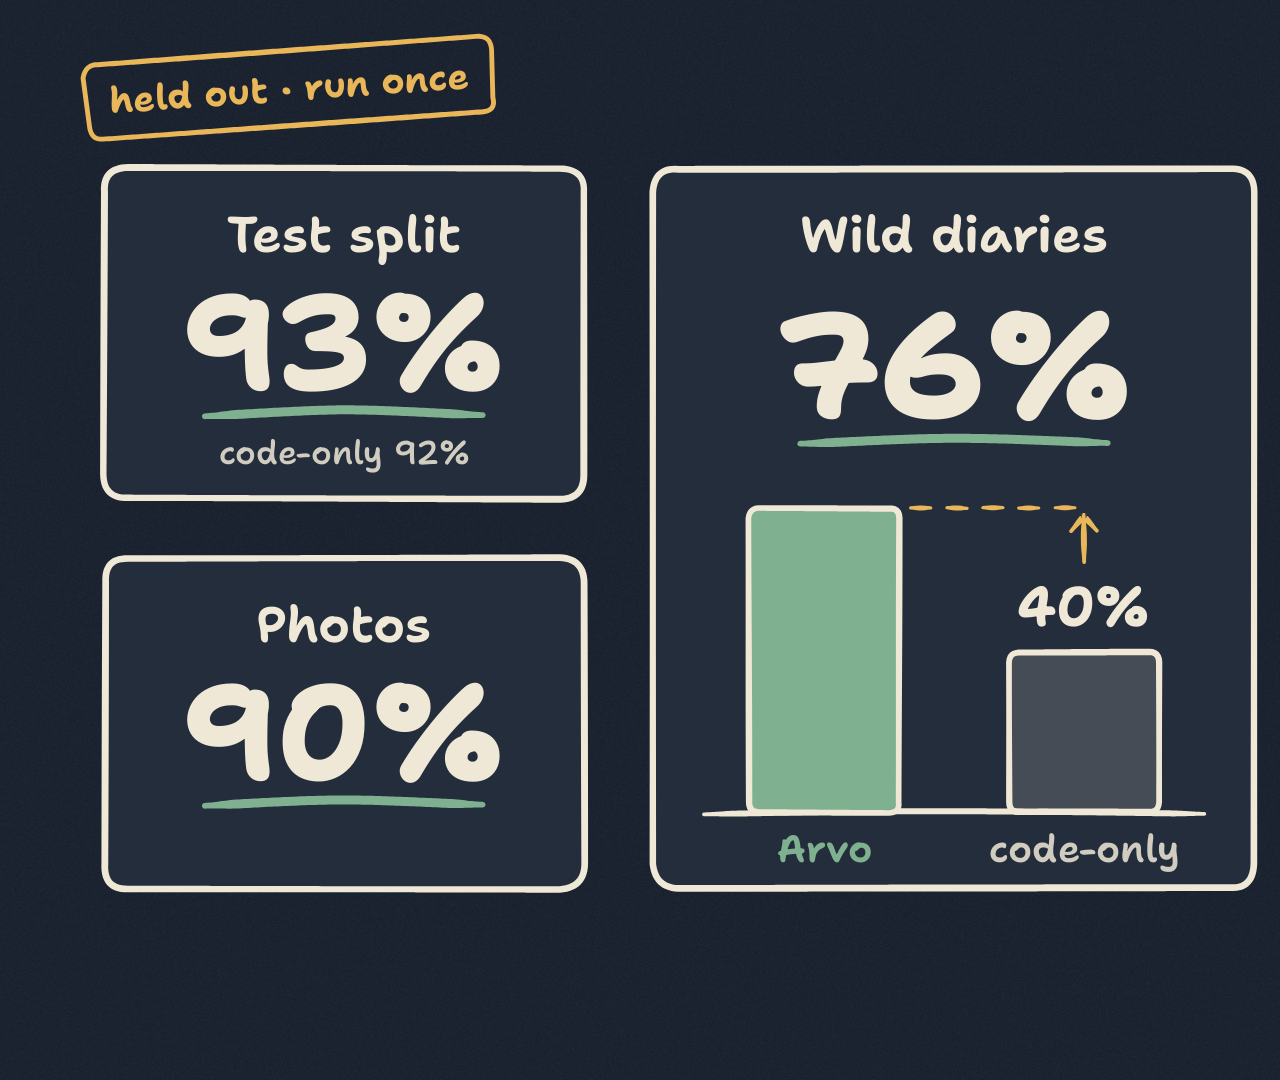
<file: video/scenes/s10_results.html>
<!doctype html>
<html lang="en-AU">
<head>
<meta charset="utf-8">
<title>s10_results</title>
<link rel="stylesheet" href="lib/line.css">
<script src="lib/line.js"></script>
<script src="lib/mel.js"></script>
<script src="lib/diagram.js"></script>
</head>
<body>
<script>
// s10_results (nominal = rendered length 21.24 s = narration 20.34 + 0.9; narration starts at 0.35 s).
// Narration: "Held-out results." 0.51-1.58 | "Test split:" 2.01-2.68 | "ninety-three per cent of shifts exact."
// 3.08-5.11 | "Wild diaries:" 5.57-6.61 | "seventy-six per cent, where a code-only parser gets forty."
// 7.04-10.54 | "Restrictive practices:" 11.06-12.36 | "e-four-b finds twenty of twenty-two restraints."
// 12.75-15.53 | "Photos, ninety per cent." 16.08-17.79 | "Voice, six of ten memos fully right." 18.19-20.54
// Numbers (held out, run once): test 93% (code-only 92%), wild 76% (code-only 40%), restraints 20/22
// (keyword list misses most), photos 90%, voice 6/10.
// Beats: the "held out · run once" stamp slams into the top-left corner. Score cards pop in one by one
// in narration order (anticipation, overshoot, settle, a little rotation that settles); each number counts
// up and punches when it lands. Wild: two bars grow; the code-only bar stops short and bonks; an amber
// bracket marks the gap.
(function () {
  const L = Line, C = L.C, D = Diagram;
  const LEN = 21.24;
  const CARDS = [
    { id: "test", x: 110, y: 170, w: 480, h: 330, t: 1.95, label: "Test split", n: 93, suf: "%", ct: 3.05, sub: "code-only 92%", subT: 4.0 },
    { id: "wild", x: 660, y: 170, w: 600, h: 720, t: 5.5, label: "Wild diaries", n: 76, suf: "%", ct: 6.95 },
    { id: "rp", x: 1330, y: 170, w: 480, h: 330, t: 11.0, label: "Restraints", n: 20, suf: " / 22", ct: 13.45, sub: "keyword list misses most", subT: 14.85, flag: true },
    { id: "photo", x: 110, y: 560, w: 480, h: 330, t: 16.0, label: "Photos", n: 90, suf: "%", ct: 16.6 },
    { id: "voice", x: 1330, y: 560, w: 480, h: 330, t: 18.1, label: "Voice", n: 6, suf: " / 10", ct: 18.85 },
  ];
  const M = {};

  function cardItems(c, tn) {
    const it = [{ cmds: L.rrect(c.x, c.y, c.w, c.h, 24, 500 + c.x + c.y), fill: C.body, width: 7 }];
    const cx = c.x + c.w / 2;
    let lx = cx;
    if (c.flag) {
      const lw = L.measure(c.label, 50, 650);
      lx = cx + 30;
      it.push(...D.flag(cx - lw / 2 - 26, c.y + 92, 66, tn, { fw: 40, fh: 27, wave: 2.5, width: 5.5, ph: 1 }));
    }
    it.push({ text: c.label, x: lx, y: c.y + 84, size: 50, weight: 650, anchor: "middle" });
    // the number counts up, then punches
    const c0 = c.t + 0.25, p = L.clamp((tn - c0) / (c.ct + 0.8 - c0));
    const v = Math.round(c.n * L.ease.inOut(p));
    const big = Math.min(c.id === "wild" ? 150 : 140, Math.floor((c.w - 70) / L.measure(String(c.n) + c.suf, 1, 750)));
    const ny = c.id === "wild" ? c.y + 250 : c.y + 222;
    const punch = 1 + D.wob(tn, c.ct + 0.8, 0.22, 2.4, 6) + (p > 0 && p < 1 ? 0.03 * Math.sin(tn * 40) : 0);
    const numTxt = String(v) + c.suf;
    it.push({ type: "group", scale: { s: punch, sy: 2 - punch, x: cx, y: ny - big * 0.35 }, items: [
      { text: numTxt, x: cx, y: ny, size: big, weight: 750, anchor: "middle", fill: p >= 1 ? C.line : C.line, jit: 0.5 },
    ] });
    // a green underline swash lands with the number
    if (tn > c.ct + 0.78) {
      const w = L.measure(String(c.n) + c.suf, big, 750) * 0.86, y = ny + 24;
      it.push({ cmds: L.curve([[cx - w / 2, y + 2], [cx, y - 4], [cx + w / 2, y + 1]]), stroke: C.green, width: 9, at: c.ct + 0.78, dur: 0.2 });
    }
    if (c.sub) {
      const sp = L.clamp((tn - c.subT) / 0.35);
      if (sp > 0) it.push({ type: "group", move: [0, 30 * (1 - L.ease.back(sp))], opacity: L.ease.out(sp), items: [
        { text: c.sub, x: cx, y: c.y + c.h - 34, size: 33, weight: 560, anchor: "middle", opacity: 0.85 },
      ] });
    }
    if (c.id === "wild") it.push(...wildBars(c, tn));
    return it;
  }

  // two bars: Arvo grows to 76, code-only stops short at 40 (bonk), amber bracket marks the gap
  function wildBars(c, tn) {
    const it = [];
    const base = c.y + c.h - 76, full = 400;
    const bw = 150, ax = c.x + 95, bx = c.x + c.w - 95 - bw;
    it.push({ cmds: L.curve([[c.x + 50, base + 2], [c.x + c.w / 2, base - 1], [c.x + c.w - 50, base + 2]]), width: 6, at: c.t + 0.3, dur: 0.25 });
    // Arvo bar: grows with overshoot
    const ga = D.settle(tn, 7.0, 1.3, 5.5);
    if (ga > 0) {
      const h = full * 0.76 * ga;
      it.push({ cmds: L.rrect(ax, base - h, bw, h, 10, 610, 0.8), fill: C.green, width: 6.5 });
    }
    // code-only bar: rises at the same pace, stops short, squashes on the stop
    const u = L.clamp((tn - 8.7) / 0.5);
    if (u > 0) {
      const stop = 0.4;
      let h = full * Math.min(stop, 0.76 * L.ease.out2(u) * 1.15);
      const bonk = D.wob(tn, 8.7 + 0.42, 0.1, 3.2, 6);
      h *= 1 - Math.abs(bonk) * 0.6;
      const wx = bw * (1 + Math.abs(bonk) * 0.3);
      it.push({ cmds: L.rrect(bx + (bw - wx) / 2, base - h, wx, h, 10, 611, 0.8), fill: C.line, fillOpacity: 0.16, width: 6.5 });
      if (tn > 9.1) it.push({ type: "group", pop: { x: bx + bw / 2, y: base - h - 30, at: 9.12, dur: 0.28 }, items: [
        { text: "40%", x: bx + bw / 2, y: base - full * 0.4 - 26, size: 56, weight: 700, anchor: "middle" },
      ] });
    }
    // gap bracket: dashed amber line at Arvo's level, double arrow down to code-only
    if (tn > 9.55) {
      const yTop = base - full * 0.76, yBot = base - full * 0.4 - 90, xg = bx + bw / 2;
      const dp = L.clamp((tn - 9.55) / 0.3);
      for (let k = 0; k < 5; k++) {
        const x0 = ax + bw + 12 + k * 36;
        if (x0 > xg - 10) break;
        it.push({ cmds: L.poly([[x0, yTop], [x0 + 20, yTop]]), stroke: C.amber, width: 5, at: 9.55 + k * 0.04, dur: 0.06 });
      }
      const ah = L.ease.out(L.clamp((tn - 9.75) / 0.3));
      if (ah > 0) {
        const y1 = L.lerp(yBot, yTop + 8, ah);
        it.push({ cmds: L.poly([[xg, yBot], [xg, y1]]), stroke: C.amber, width: 6 });
        it.push({ cmds: L.poly([[xg - 13, y1 + 15], [xg, y1], [xg + 13, y1 + 15]]), stroke: C.amber, width: 6 });
      }
      void dp;
    }
    // bar labels
    it.push({ type: "group", pop: { x: ax + bw / 2, y: base + 40, at: 7.2, dur: 0.25 }, items: [{ text: "Arvo", x: ax + bw / 2, y: base + 50, size: 38, weight: 650, anchor: "middle", fill: C.green }] });
    it.push({ type: "group", pop: { x: bx + bw / 2, y: base + 40, at: 8.6, dur: 0.25 }, items: [{ text: "code-only", x: bx + bw / 2, y: base + 50, size: 38, weight: 600, anchor: "middle", opacity: 0.85 }] });
    return it;
  }

  function stamp(tn) {
    const t0 = 0.7;
    if (tn < t0) return [];
    const u = tn - t0;
    const s = u < 0.14 ? L.lerp(1.9, 0.9, L.ease.in2(u / 0.14)) : 1 - 0.1 * Math.exp(-9 * (u - 0.14)) * Math.cos((u - 0.14) * 22);
    const op = L.clamp(u / 0.1);
    const w = M.stW + 46, x = 92, y = 52;
    const cx = x + w / 2, cy = y + 38;
    const it = [
      { cmds: L.rrect(x, y, w, 76, 14, 701, 1.8), stroke: C.amber, width: 5.5 },
      { text: "held out · run once", x: cx, y: y + 51, size: 36, weight: 700, anchor: "middle", fill: C.amber },
    ];
    // ink specks on impact
    if (u > 0.14) [[-1, -1], [1, -0.6], [-0.8, 1], [1, 1]].forEach(([sx, sy], i) => {
      const k = L.clamp((u - 0.14) / 0.25);
      if (k < 1) it.push({ cmds: L.blob(cx + sx * (w / 2 + 14 + 26 * k), cy + sy * (52 + 16 * k), 4 * (1 - k) + 1, 4 * (1 - k) + 1, 710 + i, 0.02), fill: C.amber, stroke: null });
    });
    return [{ type: "group", opacity: op, rotate: { deg: -4, x: cx, y: cy }, scale: { s, x: cx, y: cy }, items: it }];
  }

  const shots = [{
    start: 0, end: 99,
    camera(tn) {
      // drift a little towards whichever card is being talked about
      let tx = 960, ty = 530;
      CARDS.forEach((c) => { if (tn > c.t - 0.2) { tx = c.x + c.w / 2; ty = c.y + c.h / 2; } });
      if (tn > 20.3) { tx = 960; ty = 530; }
      const target = (t) => {
        let x = 960, y = 530;
        CARDS.forEach((c) => { if (t > c.t - 0.2) { x = c.x + c.w / 2; y = c.y + c.h / 2; } });
        if (t > 20.3) { x = 960; y = 530; }
        return [x, y];
      };
      const p = L.spring(target, 0, tn, 6, 5);
      void tx; void ty;
      return { x: 960 + (p[0] - 960) * 0.03, y: 530 + (p[1] - 530) * 0.03, oy: 530, s: 1.0 };
    },
    build(tn) {
      const it = [];
      CARDS.forEach((c) => {
        const ps = D.popS(tn, c.t, { f: 2.2, d: 7.5, sq: 0.14 });
        if (ps.s <= 0.01) return;
        const cx = c.x + c.w / 2, cy = c.y + c.h / 2;
        const rot = -6 * Math.exp(-5 * (tn - c.t)) * Math.cos((tn - c.t) * 13);
        it.push({ type: "group", rotate: { deg: rot, x: cx, y: cy }, scale: { s: ps.sx, sy: ps.sy, x: cx, y: c.y + c.h }, items: cardItems(c, tn) });
      });
      it.push(...stamp(tn));
      return it;
    },
  }];

  Line.scene({
    nominal: LEN, defaultDuration: LEN, shots,
    init() { M.stW = L.measure("held out · run once", 36, 700); },
  });
})();
</script>
</body>
</html>
</file>
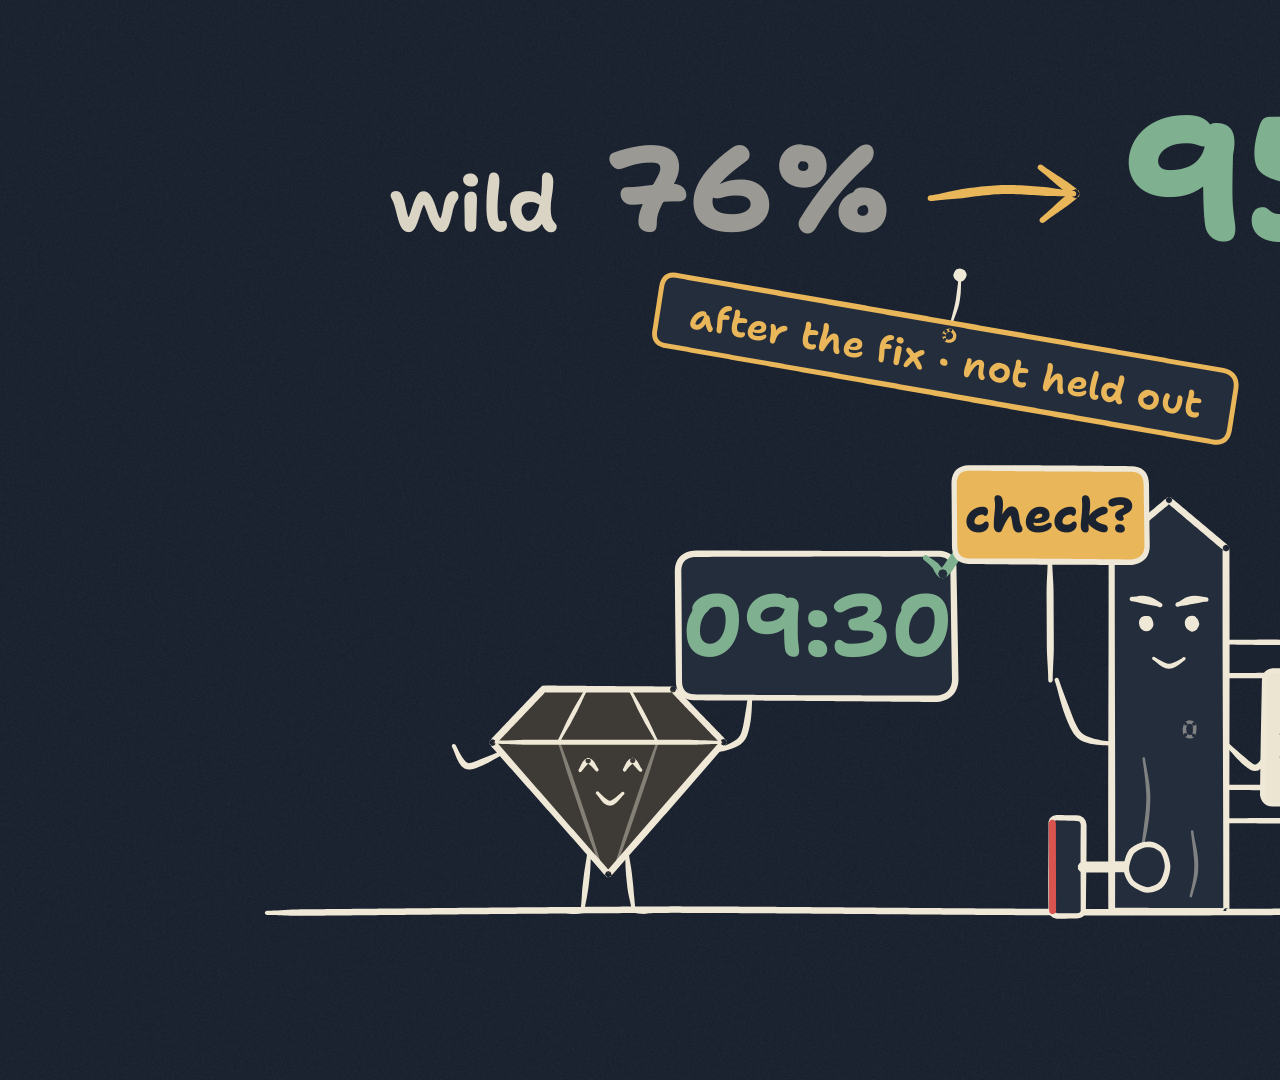
<file: video/scenes/s11_lesson.html>
<!doctype html>
<html lang="en-AU">
<head>
<meta charset="utf-8">
<title>s11_lesson</title>
<link rel="stylesheet" href="lib/line.css">
<script src="lib/line.js"></script>
<script src="lib/mel.js"></script>
<script src="lib/diagram.js"></script>
</head>
<body>
<script>
// s11_lesson (nominal = rendered length 19.86 s = narration 18.96 + 0.9; narration starts at 0.35 s).
// Narration: "My guardrails overruled right answers." 0.51-2.70 | "Seven of fourteen wrong wild shifts were my
// code overwriting Gemma's correct value." 3.23-8.33 | "New rule:" 8.97-9.63 | "code overrules Gemma only
// when Gemma's value is impossible." 10.07-13.71 | "After the fix," 14.42-15.35 | "no longer held out,"
// 15.55-16.63 | "wild goes to ninety-five per cent." 16.96-19.15
// Beats: Gemma holds up "09:30" (green). The guardrail (a fence post with eyebrows and a clipboard) winds up
// and stamps a red "09:00" over it (anticipation, slam, camera shake, Gemma flinches). "7 of 14" ticks up
// while 7 of 14 shift boxes get stamped. Slow push in on the overwritten card. New rule: the stamp is
// dropped, Gemma holds up a fresh card, the guardrail raises a small amber "check?" sign instead; Gemma nods.
// Finish: "wild 76% -> 95%" (counts up) and a swinging tag "after the fix · not held out".
(function () {
  const L = Line, C = L.C, D = Diagram;
  const LEN = 19.86;
  const GND = 840, GX = 640, PX = 1150;
  const CARD = { x: 830, y: 520, w: 250, h: 132 };
  const SLAM = 1.5, TICKS = [3.55, 3.7, 3.85, 4.0, 4.15, 4.3], NEW = 9.0;
  const M = {};

  function cardItems(tn, stamped, tickAt) {
    const x0 = CARD.x - CARD.w / 2, y0 = CARD.y - CARD.h / 2;
    const it = [
      { cmds: L.rrect(x0, y0, CARD.w, CARD.h, 16, 801), fill: C.body, width: 6.5 },
      { text: "09:30", x: CARD.x, y: CARD.y + 28, size: 80, weight: 700, fill: C.green, anchor: "middle" },
    ];
    if (stamped) {
      const ink = L.clamp((tn - SLAM) / 0.06);
      it.push({ type: "group", rotate: { deg: -8, x: CARD.x, y: CARD.y }, opacity: ink, items: [
        { cmds: L.rrect(CARD.x - 116, CARD.y - 50, 232, 100, 14, 802, 2), fill: C.body, fillOpacity: 0.86, stroke: C.red, width: 7 },
        { text: "09:00", x: CARD.x, y: CARD.y + 26, size: 74, weight: 750, fill: C.red, anchor: "middle" },
      ] });
      // extra ink from the frantic re-stamping
      TICKS.forEach((t0, i) => {
        if (tn < t0 + 0.05) return;
        const a = L.sym(i, 9) * 9, dx = L.sym(i, 11) * 14, dy = L.sym(i, 13) * 8;
        it.push({ type: "group", rotate: { deg: -8 + a, x: CARD.x + dx, y: CARD.y + dy }, items: [
          { cmds: L.rrect(CARD.x + dx - 116, CARD.y + dy - 50, 232, 100, 14, 810 + i, 2), stroke: C.red, width: 4.5, strokeOpacity: 0.5 },
        ] });
      });
    }
    if (tickAt != null && tn > tickAt) it.push(...D.tick(x0 + CARD.w - 4, y0 + 6, 22, C.green, tickAt, { width: 10 }));
    return it;
  }

  // the stamp's path (bottom centre of the stamp face)
  function stampPos(tn) {
    const rest = [1062, 760], high = [1020, 400], hit = [CARD.x, CARD.y + 6];
    let p = D.key(tn, [[0.85, rest], [1.32, high, "out"], [SLAM, hit, "in"], [1.78, hit], [2.1, [960, 470], "out"], [2.6, rest, "inOut"],
      [3.35, rest], [3.5, [CARD.x + 20, CARD.y - 60], "out"]]);
    let rot = D.key(tn, [[0.85, 0], [1.32, 24, "out"], [SLAM, -6, "in"], [1.78, -6], [2.3, 0]]);
    if (tn >= 3.5 && tn < 4.6) {
      // frantic re-stamping, one thump per tick
      let y = CARD.y - 60;
      TICKS.forEach((t0) => { const u = (tn - t0 + 0.07) / 0.14; if (u > 0 && u < 1) y = CARD.y - 60 + 66 * Math.sin(u * Math.PI); });
      p = [CARD.x + 20 + Math.sin(tn * 30) * 6, y];
      rot = -6;
    }
    if (tn >= 4.6) {
      p = D.key(tn, [[4.6, [CARD.x + 20, CARD.y - 60]], [5.1, [1000, 600], "inOut"], [5.3, [1062, 700], "inOut"]]);
      rot = 0;
    }
    return { p, rot };
  }

  function counter(tn) {
    const it = [];
    if (tn < 3.25 || tn > 9.2) return it;
    const out = L.ease.in2(L.clamp((tn - 8.7) / 0.4));
    let n = 1;
    TICKS.forEach((t0) => { if (tn >= t0) n++; });
    const ps = D.popS(tn, 3.25, { sq: 0.16 });
    const punch = 1 + TICKS.reduce((a, t0) => a + D.wob(tn, t0, 0.1, 3, 9), 0);
    const items = [];
    items.push({ type: "group", scale: { s: ps.sx * punch, sy: ps.sy * (2 - punch), x: 960, y: 200 }, items: [
      { text: String(n), x: M.cx0, y: 236, size: 130, weight: 750, fill: C.red },
      { text: "of 14", x: M.cx0 + M.n7, y: 236, size: 130, weight: 750 },
    ] });
    // 14 wrong shifts: 7 get stamped (my code), 7 are other mistakes
    for (let i = 0; i < 14; i++) {
      const x = 960 - 7 * 58 + i * 58 + 7, y = 300;
      const pp = D.popS(tn, 3.3 + i * 0.025, { sq: 0.1 }).s;
      if (pp < 0.01) continue;
      const k = i < 7 ? (i === 0 ? 3.3 : TICKS[i - 1]) : null;
      const st = k != null && tn >= k;
      const box = [{ cmds: L.rrect(x - 21, y - 21, 42, 42, 7, 830 + i, 0.8), fill: st ? C.red : C.body, fillOpacity: st ? 0.85 : 1, width: 4.5 }];
      if (st) box.push({ cmds: L.poly([[x - 9, y - 9], [x + 9, y + 9]]), stroke: C.line, width: 4.5 }, { cmds: L.poly([[x + 9, y - 9], [x - 9, y + 9]]), stroke: C.line, width: 4.5 });
      const sq = st ? D.wob(tn, k, 0.25, 3, 8) : 0;
      items.push({ type: "group", scale: { s: pp * (1 + sq), sy: pp * (1 - sq), x, y }, items: box });
    }
    items.push({ type: "group", pop: { x: 960, y: 372, at: 4.5, dur: 0.3 }, items: [
      { text: "wrong wild shifts", x: 960, y: 384, size: 40, weight: 600, anchor: "middle", opacity: 0.85 },
    ] });
    it.push({ type: "group", move: [0, -420 * out], items });
    return it;
  }

  function result(tn) {
    const it = [];
    if (tn < 14.35) return it;
    const y = 222;
    const p1 = D.popS(tn, 14.4, { sq: 0.14 });
    it.push({ type: "group", scale: { s: p1.sx, sy: p1.sy, x: M.rx + M.wW / 2, y: y - 30 }, items: [
      { text: "wild", x: M.rx, y, size: 70, weight: 650, opacity: 0.9 },
    ] });
    const p2 = D.popS(tn, 14.6, { sq: 0.14 });
    it.push({ type: "group", scale: { s: p2.sx, sy: p2.sy, x: M.rx76 + M.w76 / 2, y: y - 40 }, items: [
      { text: "76%", x: M.rx76, y, size: 110, weight: 700, opacity: 0.6 },
    ] });
    // arrow
    if (tn > 16.85) {
      const ax0 = M.rxA, ax1 = M.rxA + 130, ay = y - 34;
      it.push({ cmds: L.curve([[ax0, ay + 4], [ax0 + 65, ay - 4], [ax1, ay]]), stroke: C.amber, width: 9, at: 16.85, dur: 0.22 });
      it.push({ cmds: L.poly([[ax1 - 30, ay - 24], [ax1 + 2, ay], [ax1 - 28, ay + 24]]), stroke: C.amber, width: 9, at: 17.04, dur: 0.12 });
    }
    // 95% counts up from 76 and punches
    if (tn > 17.15) {
      const p = L.clamp((tn - 17.15) / 1.1);
      const v = Math.round(L.lerp(76, 95, L.ease.out(p)));
      const ps = D.popS(tn, 17.15, { sq: 0.16 });
      const punch = 1 + D.wob(tn, 18.25, 0.2, 2.4, 6);
      it.push({ type: "group", scale: { s: ps.sx * punch, sy: ps.sy * (2 - punch), x: M.rx95 + M.w95 / 2, y: y - 50 }, items: [
        { text: v + "%", x: M.rx95, y: y + 8, size: 160, weight: 750, fill: C.green, jit: 0.5 },
      ] });
    }
    // tag: after the fix · not held out (swings from a pin, settles)
    if (tn > 15.5) {
      const pin = [960, 262];
      const ang = D.key(tn, [[15.5, -28], [15.75, 10, "out"]]) + D.wob(tn, 15.75, 9, 1.1, 2.2);
      const ps = D.popS(tn, 15.5, { sq: 0.1 });
      const tw = M.tagW + 60, th = 66;
      const tag = [
        { cmds: L.curve([pin, [pin[0] + 2, pin[1] + 22], [pin[0], pin[1] + 44]]), width: 4 },
        { cmds: L.rrect(pin[0] - tw / 2, pin[1] + 44, tw, th, 14, 860, 1.2), fill: C.body, stroke: C.amber, width: 5.5 },
        { cmds: L.blob(pin[0], pin[1] + 56, 5, 5, 861, 0.02), stroke: C.amber, width: 3.5 },
        { text: "after the fix · not held out", x: pin[0], y: pin[1] + 90, size: 34, weight: 650, fill: C.amber, anchor: "middle" },
      ];
      it.push({ cmds: L.blob(pin[0], pin[1], 6, 6, 862, 0.02), fill: C.line, stroke: null });
      it.push({ type: "group", rotate: { deg: ang, x: pin[0], y: pin[1] }, scale: { s: ps.s, x: pin[0], y: pin[1] }, items: tag });
    }
    return it;
  }

  const shots = [{
    start: 0, end: 99,
    camera(tn, f) {
      let dx = 0, dy = 0;
      const u = (tn - SLAM) / 0.32;
      if (u > 0 && u < 1) { const a = 12 * Math.pow(1 - u, 2); dx = L.sym(f, 71) * a; dy = L.sym(f, 73) * a; }
      // slow push in on the overwritten card, back out for the new rule
      const z = L.ease.inOut(L.clamp((tn - 4.9) / 2.6)) * (1 - L.ease.inOut(L.clamp((tn - 8.4) / 0.6)));
      return { x: L.lerp(960, CARD.x + 60, z), y: 480, oy: 515, s: 1.1 + 0.2 * z, dx, dy };
    },
    build(tn) {
      const it = [];
      it.push({ cmds: L.curve([[330, GND + 2], [700, GND - 1], [1100, GND + 1], [1560, GND - 1]]), width: 6.5, at: 0, dur: 0.35 });
      // ---- the guardrail
      const sp = stampPos(tn);
      const stern = tn < NEW ? 1 : L.lerp(1, 0, L.clamp((tn - NEW) / 0.4));
      const lean = D.key(tn, [[0.85, 0], [1.32, 6, "out"], [SLAM, -10, "in"], [1.78, -10], [2.4, 0, "inOut"]]) + (tn > 3.5 && tn < 4.5 ? -6 : 0) +
        D.key(tn, [[10.1, 0], [10.4, -7, "back"], [12.9, -7], [13.3, 0]]);
      const gsq = D.wob(tn, SLAM, 0.06, 3, 7) + D.popS(tn, 0.15, { sq: 0 }).s - 1;
      const ppop = D.popS(tn, 0.2, { sq: 0.12 });
      let gArms = { r: [PX + 92, 690 + Math.sin(tn * 1.7) * 3] };
      // check? sign (new rule)
      const signUp = tn > 10.15 ? L.clamp(D.settle(tn, 10.15, 1.8, 6)) : 0;
      const signDown = L.ease.inOut(L.clamp((tn - 13.35) / 0.4));
      let signPos = null;
      if (tn < NEW + 0.05) gArms.l = [sp.p[0] + 4, sp.p[1] - 92];
      else if (signUp > 0) {
        const s = Math.min(1.05, signUp);
        signPos = [L.lerp(1060, 1020, s) + 22 * signDown, L.lerp(700, 400, s) + 80 * signDown];
        gArms.l = [signPos[0] + 6, signPos[1] + 150];
      } else gArms.l = [PX - 92, 700];
      const mouth = tn < NEW ? -0.6 : (tn > 11.9 ? 0.7 : 0.1);
      const look = tn < 3.2 ? [-1, 0] : tn < 8.7 ? [-0.6, 0.2] : tn < 14.3 ? [-1, -0.5] : [0, -1];
      const guard = D.guard({ x: PX, y: GND, h: 330, w: 104, rot: lean, sx: ppop.sx * (1 - gsq * 0.5), sy: ppop.sy * (1 + gsq),
        stern, mouth, look, blink: D.within(tn, [2.9, 7.1, 12.4, 16.2], 0.14), arms: gArms });
      // clipboard in the right hand
      const cb = gArms.r;
      const clip = [
        { cmds: L.rrect(cb[0] - 6, cb[1] - 70, 92, 120, 8, 870, 1), fill: C.screen, width: 5.5 },
        { cmds: L.rrect(cb[0] + 22, cb[1] - 80, 36, 18, 5, 871, 0.6), fill: C.body, width: 4.5 },
        { cmds: D.scribble(cb[0] + 10, cb[1] - 36, 60, 1, 1.5), stroke: C.bg, width: 4 },
        { cmds: D.scribble(cb[0] + 10, cb[1] - 14, 50, 2, 1.5), stroke: C.bg, width: 4 },
        { cmds: D.scribble(cb[0] + 10, cb[1] + 8, 58, 3, 1.5), stroke: C.bg, width: 4 },
      ];
      if (ppop.s > 0.01) {
        it.push(...guard);
        it.push(...D.place(clip, { x: 0, y: 0 }));
      }
      // ---- Gemma
      const gp = D.popS(tn, 0.3, { sq: 0.14 });
      let sx = gp.sx, sy = gp.sy, mood = "smile", brows = null, gl = [0.6, -0.4], rot = 0, dyG = 0;
      const flinch = D.wob(tn, SLAM, 0.13, 3, 6) + TICKS.reduce((a, t0) => a + D.wob(tn, t0, 0.05, 4, 10), 0);
      sx *= 1 + Math.abs(flinch) * 0.7; sy *= 1 - Math.abs(flinch);
      if (tn > SLAM - 0.08 && tn < SLAM + 0.35) mood = "wince";
      if (tn > 3.5 && tn < 4.45) mood = "wince";
      if (tn > SLAM + 0.35 && tn < NEW) { mood = "flat"; brows = 1; gl = tn > 3.2 && tn < 4.9 ? [0.4, -1] : [0.6, -0.2]; }
      if (tn >= 4.45 && tn < NEW) { mood = "oops"; }
      if (tn >= NEW) { mood = "smile"; gl = [0.8, -0.6]; }
      // the nod (agreeing with the check)
      if (tn > 11.3 && tn < 11.9) { const v = (tn - 11.3) / 0.6; sy *= 1 - 0.07 * Math.sin(v * Math.PI * 2); gl = [0.6, Math.sin(v * Math.PI * 2) * 0.8]; }
      if (tn >= 14.3) { gl = [0.3, -1]; mood = "smile"; }
      if (tn > 18.2 && tn < 18.7) { const v = (tn - 18.2) / 0.5; dyG = -54 * Math.sin(v * Math.PI); mood = "happy"; sy *= 1 + 0.06 * Math.sin(v * Math.PI); }
      if (tn > 18.7) { sy *= 1 - D.wob(tn, 18.7, 0.08, 3, 7); mood = "happy"; }
      // the card: held up; the stamped one drops at NEW, a fresh one pops
      const cardDrop = L.clamp((tn - NEW) / 0.5);
      const fresh = D.popS(tn, NEW + 0.25, { sq: 0.14 });
      const lowerCard = L.ease.inOut(L.clamp((tn - 14.2) / 0.5));
      const cardMove = [0, 60 * lowerCard];
      const handR = [CARD.x - 60 + cardMove[0], CARD.y + 58 + cardMove[1] + flinch * 30];
      const gem = D.gem({ x: GX, y: GND + dyG, r: 105, tn, sx, sy, px: 0, py: 105 * 1.3, rot, mood, brows, look: gl, legs: true,
        blink: D.within(tn, [2.5, 6.4, 10.6, 15.8], 0.14), arms: { l: [GX - 140, GND - 150 + dyG], r: tn < NEW ? handR : (fresh.s > 0.3 ? handR : [GX + 130, GND - 150]) } });
      if (gp.s > 0.01) it.push(...gem);
      if (tn < NEW + 0.6) {
        const cp = D.popS(tn, 0.55, { sq: 0.14 });
        if (cp.s > 0.01) {
          const cy = 380 * L.ease.in2(cardDrop), crot = -40 * cardDrop;
          const shake = D.wob(tn, SLAM, 10, 4, 7) + TICKS.reduce((a, t0) => a + D.wob(tn, t0, 4, 5, 12), 0);
          it.push({ type: "group", move: [0, cy + shake * 0.5], opacity: 1 - L.clamp((tn - NEW - 0.35) / 0.25), rotate: { deg: crot + shake * 0.3, x: CARD.x, y: CARD.y },
            scale: { s: cp.sx, sy: cp.sy, x: CARD.x, y: CARD.y + CARD.h / 2 }, items: cardItems(tn, tn >= SLAM) });
        }
      }
      if (fresh.s > 0.01) it.push({ type: "group", move: cardMove, scale: { s: fresh.sx, sy: fresh.sy, x: CARD.x, y: CARD.y + CARD.h / 2 }, items: cardItems(tn, false, 11.75) });
      // the stamp (held, then dropped on the new rule)
      if (tn < NEW) it.push(...D.stamp(sp.p[0], sp.p[1], sp.rot));
      else {
        const u = tn - NEW;
        const fx = 1062 + 40 * Math.min(u, 0.5), fy = Math.min(GND, 700 + 900 * u * u);
        const bounce = fy >= GND ? -Math.abs(Math.sin((u - 0.28) * 9)) * 22 * Math.exp(-(u - 0.28) * 5) : 0;
        it.push(...D.stamp(fx, fy + bounce, Math.min(90, 220 * u)));
      }
      // impact lines at the slam
      const ip = L.clamp((tn - SLAM) / 0.3);
      if (ip > 0 && ip < 1) {
        [[-150, 0], [-110, 1], [-70, 2], [-30, 3], [10, 4]].forEach(([deg, i]) => {
          const a = deg * L.D2R, r0 = 150 + 50 * ip, r1 = r0 + 40 * (1 - ip);
          it.push({ cmds: L.poly([[CARD.x + Math.cos(a) * r0, CARD.y + Math.sin(a) * r0 * 0.75], [CARD.x + Math.cos(a) * r1, CARD.y + Math.sin(a) * r1 * 0.75]]), width: 6, wEnd: 3 });
          void i;
        });
      }
      // check? sign
      if (signPos) {
        const s = signPos, w = D.wob(tn, 10.4, 7, 2, 4);
        it.push({ type: "group", rotate: { deg: w, x: s[0], y: s[1] + 150 }, items: [
          { cmds: L.poly([[s[0], s[1] + 40], [s[0], s[1] + 150]]), width: 7 },
          { cmds: L.rrect(s[0] - 88, s[1] - 42, 176, 84, 14, 880, 1.2), fill: C.amber, width: 6 },
          { text: "check?", x: s[0], y: s[1] + 15, size: 44, weight: 750, fill: C.bg, anchor: "middle" },
        ] });
      }
      it.push(...counter(tn));
      it.push(...result(tn));
      return it;
    },
  }];

  Line.scene({
    nominal: LEN, defaultDuration: LEN, shots,
    init() {
      M.n7 = L.measure("7 ", 130, 750);
      const cw = L.measure("7 of 14", 130, 750);
      M.cx0 = 960 - cw / 2;
      M.wW = L.measure("wild", 70, 650);
      M.w76 = L.measure("76%", 110, 700);
      M.w95 = L.measure("95%", 160, 750);
      const total = M.wW + 40 + M.w76 + 36 + 130 + 44 + M.w95;
      M.rx = 960 - total / 2;
      M.rx76 = M.rx + M.wW + 40;
      M.rxA = M.rx76 + M.w76 + 36;
      M.rx95 = M.rxA + 130 + 44;
      M.tagW = L.measure("after the fix · not held out", 34, 650);
    },
  });
})();
</script>
</body>
</html>
</file>
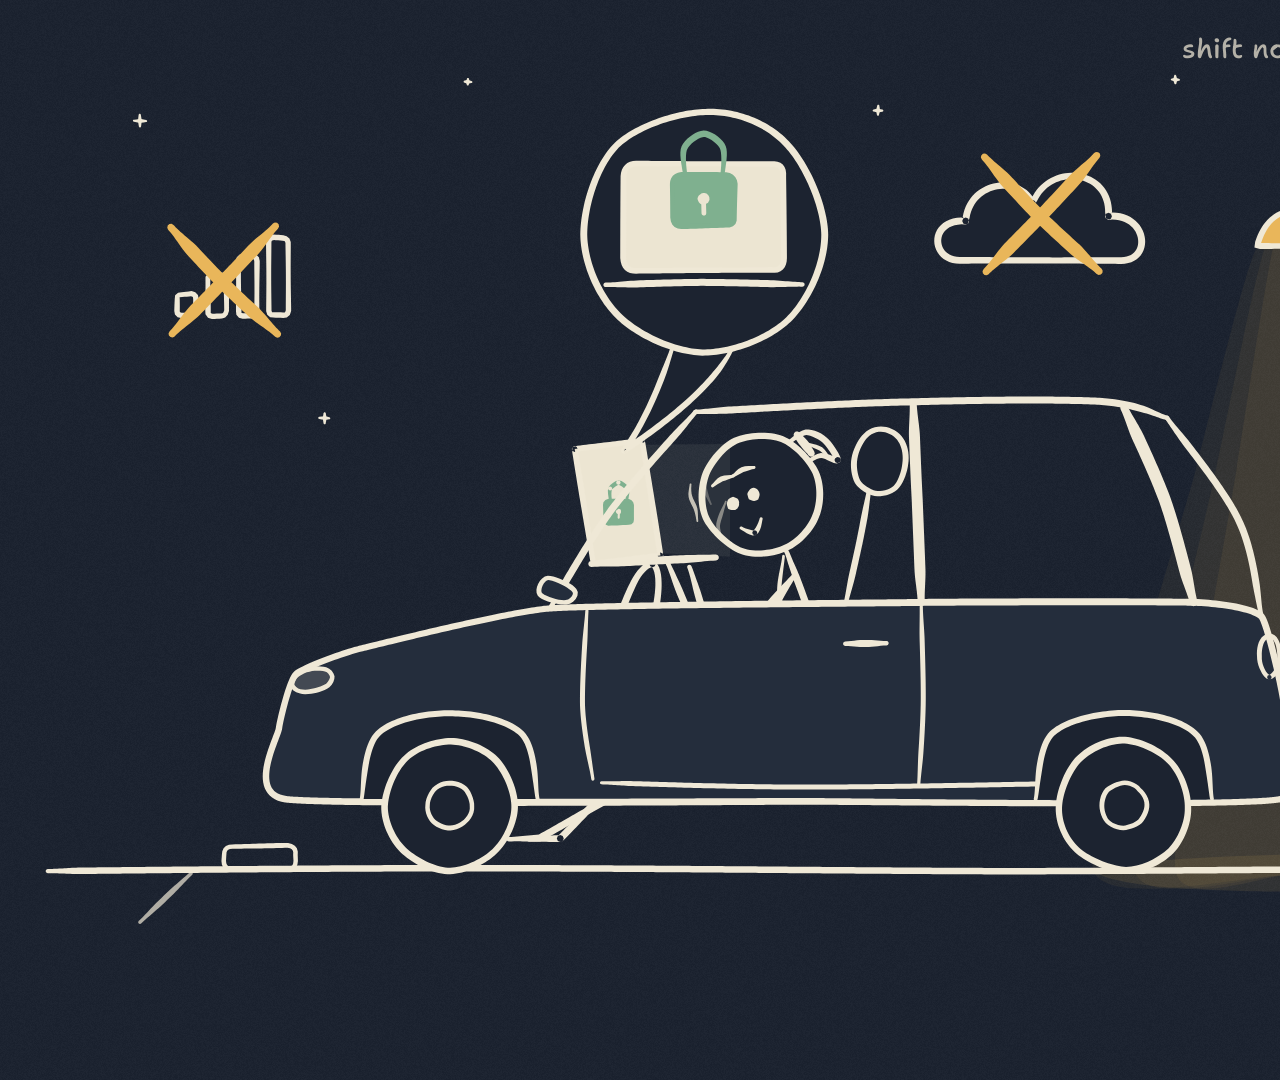
<file: video/scenes/s12_open.html>
<!doctype html>
<html lang="en-AU">
<head>
<meta charset="utf-8">
<title>s12_open</title>
<link rel="stylesheet" href="lib/line.css">
<script src="lib/line.js"></script>
<script src="lib/mel.js"></script>
<script src="lib/diagram.js"></script>
</head>
<body>
<script>
// s12_open (nominal = rendered length 13.83 s = narration 12.93 + 0.9; narration starts at 0.35 s).
// Narration: "Why open weights?" 0.51-1.63 | "Shift notes are sensitive health information." 2.08-4.48 |
// "On her own laptop, nothing leaves." 5.01-7.21 | "Offline in a car park," 7.77-9.16 |
// "zero dollars a week," 9.37-10.66 | "on a six gigabyte laptop GPU." 10.85-13.12
// Beats: night car park draws on fast; the lamp flickers on. Mel sits in the driver's seat of her
// hatchback, laptop on the steering wheel, typing; on "Why" she glances out at us. Tiny Privacy Act note
// top right. A zoom bubble pops off the laptop: its padlock snaps shut (squash). A cloud pops and gets a
// big cross; "nothing leaves the laptop". Signal bars try, die, get a cross. "$0 / week", "6 GB laptop GPU".
(function () {
  const L = Line, C = L.C, D = Diagram;
  const LEN = 13.83, GND = 860;
  const HIP = [830, 742];
  const SCR = [[592, 562], [574, 450], [640, 442], [658, 554]]; // laptop screen (3/4 cheat, faces her and us)
  const M = {};

  // ---------- the car park
  function scenery(tn) {
    const it = [];
    const lampOn = tn < 0.75 ? 0 : (D.within(tn, [0.86, 1.05], 0.08) ? 0.2 : 1);
    if (lampOn > 0) {
      const cone = (inset, op) => ({
        cmds: L.curve([[1240 + inset * 0.2, 252], [1180 + inset * 0.5, 470], [1080 + inset, GND], [1270, GND + 6], [1500 - inset, GND], [1360 - inset * 0.5, 470], [1296 - inset * 0.2, 252]], true, 0.6),
        stroke: null, fill: C.amber, fillOpacity: op * lampOn, boil: 0.2,
      });
      it.push(cone(0, 0.06), cone(40, 0.06), cone(80, 0.07));
      it.push({ cmds: L.blob(1290, GND + 4, 200, 18, 12, 0.03), fill: C.amber, fillOpacity: 0.1 * lampOn, stroke: null, boil: 0.2 });
    }
    it.push({ cmds: L.curve([[60, GND + 2], [500, GND - 1], [1000, GND + 2], [1500, GND - 1], [1860, GND + 1]]), width: 6.5, at: 0, dur: 0.32 });
    // bay lines + wheel stop
    [[200, 0.12], [1420, 0.16], [1800, 0.2]].forEach(([x, a]) => it.push({ cmds: L.poly([[x, GND + 4], [x - 50, 912]]), width: 5.5, strokeOpacity: 0.7, at: a, dur: 0.12 }));
    it.push({ cmds: L.rrect(232, GND - 22, 70, 22, 8, 905, 0.8), width: 5, at: 0.2, dur: 0.12 });
    // lamp post
    it.push({ cmds: L.curve([[1366, GND], [1364, 560], [1366, 236]]), width: 7, at: 0.25, dur: 0.22 });
    it.push({ cmds: L.curve([[1366, 238], [1350, 218], [1310, 214], [1272, 222]]), width: 6.5, at: 0.4, dur: 0.12 });
    it.push({ cmds: [["M", 1240, 252], ["Q", 1248, 222, 1272, 218], ["Q", 1296, 222, 1304, 252], ["Z"]], fill: lampOn > 0.5 ? C.amber : C.bg, width: 6, at: 0.46, dur: 0.12, fillAt: 0.76, fillSnap: true });
    // stars (twinkle)
    [[150, 130, 8], [470, 92, 6], [870, 120, 7], [1530, 170, 6], [330, 420, 5], [1160, 90, 5]].forEach(([x, y, s], i) => {
      let k = 0.75 + 0.25 * Math.sin(tn * (1.6 + i * 0.4) + i * 2);
      const u = ((tn + i * 0.7) % 2.6) / 2.6;
      if (i === 2 && u < 0.16) k = 0.8 + 0.9 * Math.sin(u / 0.16 * Math.PI);
      it.push({ type: "group", pop: { x, y, at: 0.5 + i * 0.05, dur: 0.2 }, items: D.star(x, y, s * k, { width: 3.6 }) });
    });
    return it;
  }

  function carBody() {
    const it = [];
    // lower body (filled: hides her legs), greenhouse as lines
    it.push({ cmds: L.curve([[292, 792], [286, 722], [302, 670], [362, 646], [548, 606], [900, 600], [1182, 600], [1244, 614], [1266, 700], [1262, 792], [800, 794]], true, 0.45),
      fill: C.body, width: 7, at: 0.05, dur: 0.4 });
    it.push({ cmds: L.curve([[550, 606], [610, 510], [692, 414]]), width: 7, at: 0.25, dur: 0.15 });
    it.push({ cmds: L.curve([[692, 414], [900, 404], [1086, 404], [1152, 420]]), width: 7, at: 0.32, dur: 0.18 });
    it.push({ cmds: L.curve([[1152, 420], [1222, 520], [1244, 612]]), width: 7, at: 0.42, dur: 0.12 });
    it.push({ cmds: L.curve([[904, 406], [908, 500], [912, 600]]), width: 11, at: 0.45, dur: 0.1 });
    it.push({ cmds: L.curve([[1110, 410], [1150, 500], [1178, 600]]), width: 12, at: 0.48, dur: 0.1 });
    // doors, handle, lights, mirror
    it.push({ cmds: L.curve([[586, 608], [582, 700], [592, 772]]), width: 5, at: 0.5, dur: 0.1 });
    it.push({ cmds: L.curve([[912, 604], [914, 700], [910, 778]]), width: 5, at: 0.52, dur: 0.1 });
    it.push({ cmds: L.curve([[600, 776], [800, 780], [1080, 776]]), width: 5, at: 0.54, dur: 0.12 });
    it.push({ cmds: L.poly([[838, 640], [878, 640]]), width: 7, at: 0.58, dur: 0.06 });
    it.push({ cmds: L.blob(318, 676, 20, 11, 911, 0.04, -12), width: 5, fill: C.line, fillOpacity: 0.15, at: 0.58, dur: 0.08 });
    it.push({ cmds: L.blob(1252, 652, 10, 20, 912, 0.04), width: 5, at: 0.6, dur: 0.08 });
    it.push({ cmds: L.curve([[574, 588], [548, 576], [540, 592], [566, 600]], true), fill: C.body, width: 5, at: 0.6, dur: 0.08 });
    // wheels in arches
    [[452, 0.3], [1110, 0.34]].forEach(([x, a]) => {
      it.push({ cmds: L.curve([[x - 86, 792], [x - 70, 728], [x, 708], [x + 70, 728], [x + 86, 792]]), fill: C.bg, width: 6, at: a, dur: 0.14 });
      it.push({ cmds: L.blob(x, 798, 63, 63, 920 + x, 0.012), fill: C.bg, width: 7, at: a + 0.08, dur: 0.16 });
      it.push({ cmds: L.blob(x, 798, 22, 22, 930 + x, 0.02), width: 5, at: a + 0.16, dur: 0.1 });
    });
    return it;
  }

  // ---------- Mel in the driver's seat (posed facing right, mirrored to face left)
  const AX = (x) => 2 * HIP[0] - x; // world x <-> author x
  const base = Object.assign({ hip: HIP, spine: 14, slump: 8, headTilt: 10, fx: 0.7, stretch: 1,
    nh: [AX(686), 566], fh: [AX(664), 560], nf: [AX(560), 830], ff: [AX(540), 830] }, Mel.expr("focused"));
  const P = (x) => Object.assign({}, base, x);
  const look = P(Object.assign({ spine: 8, headTilt: -6, fx: -0.2, nh: [AX(690), 590], fh: [AX(668), 586] }, Mel.expr("alert")));
  const lean = P(Object.assign({ spine: 4, headTilt: 2, slump: 4 }, Mel.expr("relieved")));
  const smile = P(Mel.expr("smile"));
  const keys = [
    { t: 0, pose: base }, { t: 0.95, pose: base },
    { t: 1.15, pose: P({ spine: 16, headTilt: 14 }), ease: "inOut" }, // anticipation
    { t: 1.42, pose: look, ease: "back" }, { t: 1.95, pose: look },
    { t: 2.3, pose: base, ease: "inOut" }, { t: 5.15, pose: base },
    { t: 5.55, pose: lean, ease: "back" }, { t: 6.9, pose: lean },
    { t: 7.3, pose: base, ease: "inOut" }, { t: 9.35, pose: base },
    { t: 9.7, pose: smile, ease: "back" },
  ];
  const poseFn = (tn) => Mel.pose(keys, tn);
  function typing(tn) {
    if ((tn > 1.0 && tn < 2.25) || (tn > 5.3 && tn < 7.1)) return [0, 0];
    return [Math.max(0, Math.sin(tn * 2 * Math.PI * 3.4)) * 7, Math.max(0, Math.sin(tn * 2 * Math.PI * 3.4 + Math.PI)) * 7];
  }

  function laptop(tn) {
    const it = [];
    // steering wheel rim (side on), laptop base resting on it, screen tilted towards her (and us)
    it.push({ cmds: L.rotateCmds(L.blob(634, 618, 16, 58, 940, 0.02), 634, 618, 16), width: 7, at: 0.55, dur: 0.14 });
    it.push({ cmds: L.poly([[640, 622], [580, 660]]), width: 8, at: 0.6, dur: 0.08 });
    it.push({ cmds: L.poly([[590, 562], [712, 556]]), width: 8, wEnd: 6, at: 0.62, dur: 0.1 });
    const glow = tn < 0.85 ? 0 : 1 + 0.08 * Math.sin(tn * 5);
    if (glow > 0) {
      const hc = M.hc || [756, 492];
      it.push({ cmds: L.poly([[640, 446], [658, 552], [hc[0] - 30, hc[1] + 60], [hc[0] - 30, hc[1] - 50]], true), stroke: null, fill: C.line, fillOpacity: 0.07 * glow, boil: 0 });
    }
    it.push({ cmds: L.poly(SCR, true), fill: C.screen, width: 6, at: 0.66, dur: 0.12 });
    // tiny padlock on the screen once it is locked
    if (tn > 5.45) it.push(...D.place(D.lock(0, 0, 0.42, C.green, { width: 4.5, hole: C.screen }), { x: 617, y: 512 }));
    else it.push({ cmds: D.scribble(590, 480, 36, 2, 1.5), stroke: C.bg, width: 4 }, { cmds: D.scribble(592, 500, 44, 3, 1.5), stroke: C.bg, width: 4 }, { cmds: D.scribble(594, 520, 30, 4, 1.5), stroke: C.bg, width: 4 });
    return it;
  }

  // zoom bubble off the laptop: the padlock snaps shut
  function bubble(tn) {
    const it = [];
    const ps = D.popS(tn, 5.0, { f: 2.2, d: 7, sq: 0.14 });
    if (ps.s <= 0.01) return it;
    const c = [700, 238], r = 118;
    const items = [
      { cmds: [["M", c[0] - 30, c[1] + r - 6], ["Q", c[0] - 52, c[1] + r + 60, 622, 452], ["Q", c[0] + 6, c[1] + r + 40, c[0] + 28, c[1] + r - 4]], fill: C.bg, width: 6 },
      { cmds: L.blob(c[0], c[1], r, r, 950, 0.015), fill: C.bg, width: 7 },
      { cmds: L.rrect(c[0] - 78, c[1] - 66, 156, 104, 12, 951, 0.8), fill: C.screen, width: 6 },
      { cmds: L.curve([[c[0] - 96, c[1] + 52], [c[0], c[1] + 50], [c[0] + 96, c[1] + 52]]), width: 7 },
    ];
    const shut = L.ease.in2(L.clamp((tn - 5.32) / 0.12));
    const sq = D.wob(tn, 5.44, 0.16, 3.4, 7);
    const lock = D.lock(0, 0, 0.95, C.green, { open: 1 - shut, width: 6.5, hole: C.screen });
    items.push(...D.place(lock, { x: c[0], y: c[1] - 4, sx: 1 + sq, sy: 1 - sq, px: 0, py: 26 }));
    it.push({ type: "group", scale: { s: ps.sx, sy: ps.sy, x: 640, y: 440 }, items });
    return it;
  }

  function labels(tn) {
    const it = [];
    const lab = (t0, items, ax, ay) => {
      const p = D.popS(tn, t0, { sq: 0.14 });
      if (p.s > 0.01) it.push({ type: "group", scale: { s: p.sx, sy: p.sy, x: ax, y: ay }, items });
    };
    const X = 1622;
    lab(6.05, [{ text: "nothing leaves", x: X, y: 430, size: 54, weight: 650, anchor: "middle" },
      { text: "the laptop", x: X, y: 494, size: 54, weight: 650, anchor: "middle" }], X, 470);
    lab(9.4, [{ text: "$0", x: M.x0, y: 652, size: 96, weight: 750, fill: C.amber }, { text: "/ week", x: M.x0 + M.w0, y: 652, size: 64, weight: 650 }], X, 620);
    lab(10.9, [{ text: "6 GB laptop GPU", x: X, y: 778, size: 54, weight: 650, anchor: "middle" }], X, 760);
    // cloud: pops, then a big cross
    const cp = D.popS(tn, 5.6, { sq: 0.14 });
    if (cp.s > 0.01) {
      const bob = Math.sin(tn * 1.6) * 5;
      it.push({ type: "group", scale: { s: cp.sx, sy: cp.sy, x: 1030, y: 250 }, move: [0, bob], items: [
        ...D.cloud(1030, 236, 62, { width: 7 }),
        ...D.cross(1030, 222, 56, C.amber, 5.88, { width: 13, dur: 0.12 }),
      ] });
    }
    // signal bars: flicker, die, cross
    const sp = D.popS(tn, 7.8, { sq: 0.14 });
    if (sp.s > 0.01) {
      let lit = 0;
      if (tn < 8.25) lit = Math.floor((tn - 7.8) * 18) % 3;
      it.push({ type: "group", scale: { s: sp.sx, sy: sp.sy, x: 230, y: 320 }, items: [
        ...D.bars(186, 320, 1.15, lit, { width: 5.5 }),
        ...D.cross(232, 286, 52, C.amber, 8.25, { width: 13, dur: 0.12 }),
      ] });
    }
    // heat shimmer off the laptop on "GPU"
    if (tn > 11.0) {
      [0, 1, 2].forEach((k) => {
        const ph = ((tn - 11.0) * 0.9 + k * 0.33) % 1;
        const x0 = 690 + k * 14, y0 = 548 - ph * 50, pts = [];
        for (let i = 0; i < 4; i++) pts.push([x0 + Math.sin(i * 1.4 - tn * 4 + k) * 4, y0 - i * 12]);
        it.push({ cmds: L.curve(pts), width: 4, wEnd: 1.8, strokeOpacity: Math.sin(ph * Math.PI) * 0.8, boil: 0.15 });
      });
    }
    return it;
  }

  const shots = [{
    start: 0, end: 99,
    camera(tn) {
      const p = L.ease.inOut(L.clamp(tn / LEN));
      return { x: 950, y: 500, oy: 500, s: 1 + 0.025 * p };
    },
    build(tn) {
      const it = scenery(tn);
      // seat back + headrest behind her
      it.push({ cmds: L.curve([[838, 604], [852, 540], [862, 486]]), width: 6.5, at: 0.4, dur: 0.12 });
      it.push({ cmds: L.blob(872, 462, 26, 32, 960, 0.04, 8), fill: C.bg, width: 6, at: 0.48, dur: 0.1 });
      const Pm = D.follow(poseFn, 0, tn, poseFn(tn));
      const ty = typing(tn);
      Pm.nh = [Pm.nh[0], Pm.nh[1] - ty[0]];
      Pm.fh = [Pm.fh[0], Pm.fh[1] - ty[1]];
      const mel = Mel.items(Pm, { tn, flip: true, drawAt: 0.35, drawScale: 0.4, blink: D.within(tn, [3.1, 8.45, 12.3], 0.15) });
      const g = Mel.rig(Pm, tn);
      M.hc = [AX(g.HC[0]), g.HC[1]];
      it.push(...mel);
      it.push(...laptop(tn));
      it.push(...carBody());
      it.push(...bubble(tn));
      it.push(...labels(tn));
      // tiny source note, top right
      const np = L.clamp((tn - 2.1) / 0.4);
      if (np > 0) it.push({ text: "shift notes = sensitive information (Privacy Act s 6)", x: 1880 - M.noteW, y: 58, size: 27, weight: 500, opacity: 0.72 * np, screen: true });
      return it;
    },
  }];

  Line.scene({
    nominal: LEN, defaultDuration: LEN, shots,
    init() {
      M.noteW = L.measure("shift notes = sensitive information (Privacy Act s 6)", 27, 500);
      const w = L.measure("$0 ", 96, 750) + L.measure("/ week", 64, 650);
      M.w0 = L.measure("$0 ", 96, 750);
      M.x0 = 1622 - w / 2;
    },
  });
})();
</script>
</body>
</html>
</file>
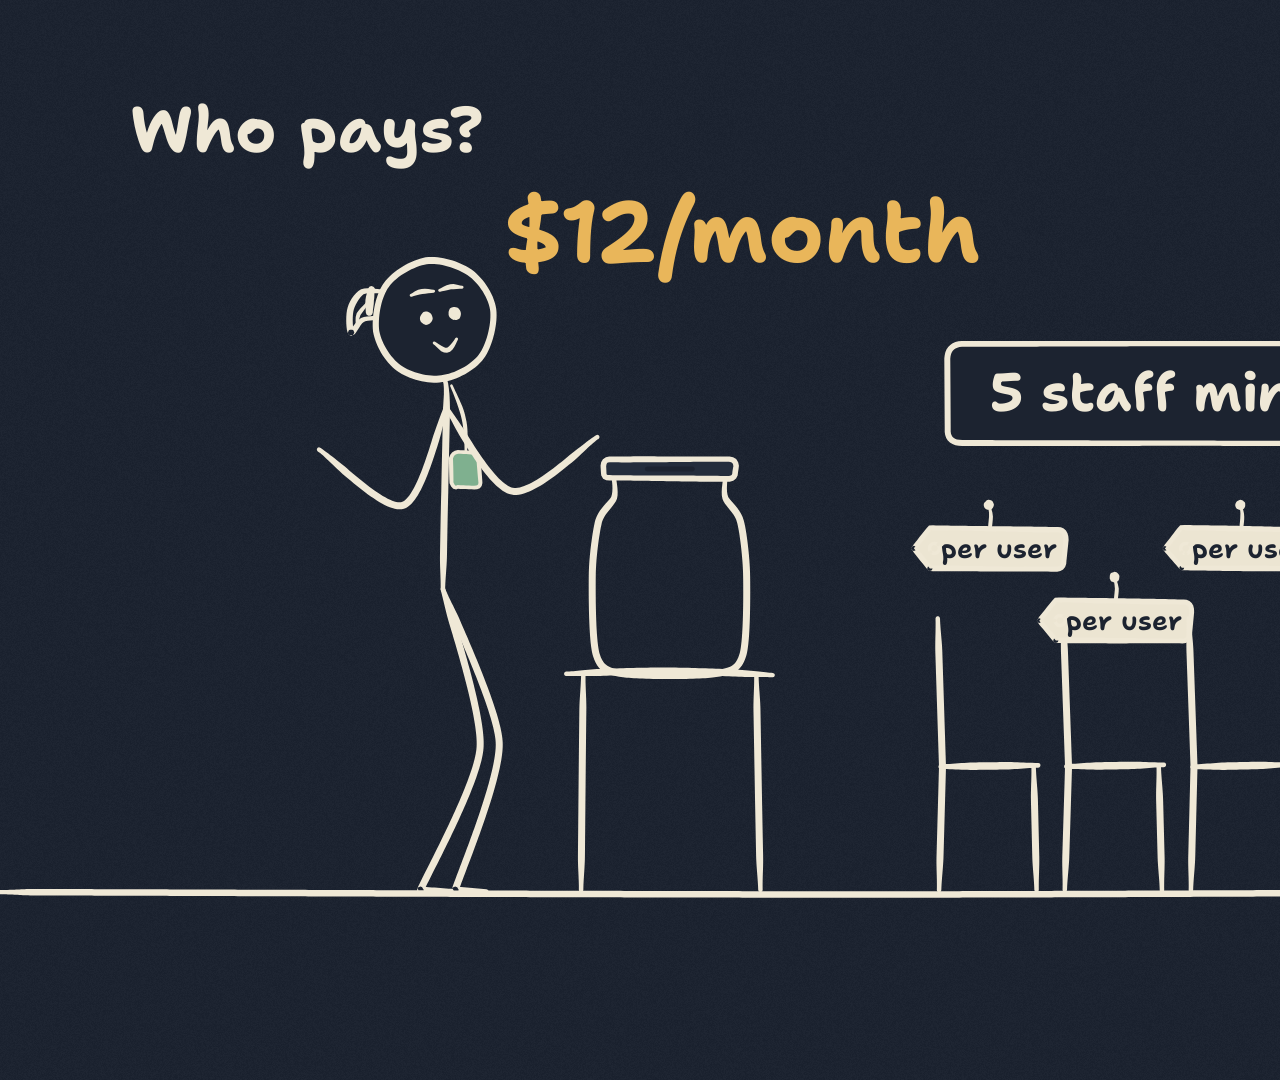
<file: video/scenes/s13_pay.html>
<!doctype html>
<html lang="en-AU">
<head>
<meta charset="utf-8">
<title>s13_pay</title>
<link rel="stylesheet" href="lib/line.css">
<script src="lib/line.js"></script>
<script src="lib/mel.js"></script>
<script src="lib/props.js"></script>
</head>
<body>
<script>
// s13_pay (nominal 9.31 s = narration 8.41 + 0.9). Narration (scene time):
//  0.35-2.97 "Who pays? Independent workers like Mel,"  3.18-4.48 "at twelve dollars a month."
//  5.06-7.14 "The agency tools charge per user,"  7.4-8.8 "five staff minimum."
// Facts (DEV_POST.md): proposed $12 a month for independent ABN workers; ShiftCare charges per user,
// "All plans start at a minimum of five staff".
(function () {
  const L = Line, C = L.C;
  const T = { end: 9.31 };
  const within = (tn, times, d) => times.some((t0) => tn >= t0 && tn < t0 + d);
  const G = 860, MX = 470, JX = 690, JY = 650;

  const base = Object.assign({ hip: [MX, G - 292], spine: 3, headTilt: 6, fx: 0.8, knee: "fwd",
    nf: [MX + 12, G], ff: [MX - 22, G], nh: [MX + 50, G - 276], fh: [MX - 14, G - 280] }, Mel.expr("blank"));
  const hold = Object.assign({}, base, { spine: 6, headTilt: 18, nh: [JX - 10, 352] }, Mel.expr("smile"));
  const after = Object.assign({}, base, { headTilt: 4, nh: [MX + 60, G - 290] }, Mel.expr("smile"));
  const lookR = Object.assign({}, after, { headTilt: -2, fx: 0.85 }, Mel.expr("alert"));
  const shrug = Object.assign({}, after, { spine: 1, stretch: 1.035, headTilt: -10, fx: 0.25, nh: [MX + 150, 420], fh: [MX - 120, 432] }, Mel.expr("smile"));
  const keys = [
    { t: 0, pose: base }, { t: 1.6, pose: base },
    { t: 2.2, pose: hold, ease: "inOut" }, { t: 3.3, pose: hold },
    { t: 3.75, pose: after, ease: "inOut" }, { t: 4.9, pose: after },
    { t: 5.25, pose: lookR, ease: "out" }, { t: 7.9, pose: lookR },
    { t: 8.2, pose: shrug, ease: "back" },
  ];
  const poseM = (tn) => Mel.pose(keys, tn);

  const shots = [{
    start: 0, end: 99,
    camera(tn) { const p = L.ease.inOut(L.clamp(tn / T.end)); return { x: 960 + 12 * p, y: 520, s: 1 + 0.03 * p }; },
    build(tn) {
      const it = [];
      it.push({ type: "group", screen: true, pop: { x: 230, y: 130, at: 0.35, dur: 0.3 }, items: [
        { text: "Who pays?", x: 130, y: 152, size: 64, weight: 700, fill: C.line },
      ] });
      it.push({ cmds: L.curve([[40, G + 2], [900, G + 4], [1880, G]]), width: 6.5 });
      // a little table with a money jar (slot in the lid); it wobbles when the coin lands
      it.push({ cmds: L.curve([[590, JY], [690, JY - 3], [790, JY + 1]]), width: 7 });
      it.push({ cmds: L.curve([[606, JY + 2], [604, G]]) }, { cmds: L.curve([[774, JY + 2], [778, G]]) });
      const wob = tn > 3.62 ? 3.2 * Math.sin((tn - 3.62) * 22) * Math.exp(-(tn - 3.62) * 5) : 0;
      it.push({ type: "group", rotate: { deg: wob, x: JX, y: JY }, items: [
        ...Props.jar(JX, JY, 150, 190),
        { cmds: L.poly([[JX - 22, JY - 199], [JX + 22, JY - 199]]), stroke: C.bg, width: 5, taper: false },
      ] });
      // the coin: in her hand, then dropped into the slot
      const drop = L.clamp((tn - 3.3) / 0.32);
      const P = Mel.follow(poseM, 0, tn, poseM(tn));
      if (tn > 1.9 && drop < 1) {
        const hx = drop > 0 ? JX : P.nh[0] + 10, hy0 = P.nh[1] - 10;
        const y = drop > 0 ? L.lerp(hy0, JY - 214, L.ease.in2(drop)) : hy0;
        const sx = drop > 0.75 ? 1 - (drop - 0.75) / 0.25 * 0.75 : 1;
        it.push({ type: "group", pop: { x: hx, y, at: 1.95, dur: 0.25 }, items: [{ type: "group", scale: { s: sx, sy: 1, x: hx, y }, items: [
          ...Props.coin(hx, y, 26), { text: "$", x: hx, y: y + 11, size: 30, weight: 700, fill: C.bg, anchor: "middle", jit: 0 },
        ] }] });
      }
      if (within(tn, [3.62], 0.32)) [[-40, 0], [-90, 1], [-140, 2]].forEach(([d]) => {
        const a = d * L.D2R;
        it.push({ cmds: L.poly([[JX + Math.cos(a) * 50, JY - 210 + Math.sin(a) * 50], [JX + Math.cos(a) * 80, JY - 210 + Math.sin(a) * 80]]), width: 5.5, wEnd: 3 });
      });
      it.push({ type: "group", pop: { x: 760, y: 230, at: 3.7, dur: 0.32 }, items: [
        { text: "$12/month", x: 760, y: 250, size: 84, weight: 700, fill: C.amber, anchor: "middle" },
      ] });
      // Mel
      it.push(...Mel.items(P, { tn, blink: within(tn, [1.2, 6.4], 0.17) }));
      // the agency: an office block and five chairs, each one "per user"
      it.push(...Props.building(1560, 300, 320, 560, { floors: 6, cols: 3, lit: true }));
      [0, 1, 2, 3, 4].forEach((i) => {
        const cx = 960 + i * 122, at = 5.1 + i * 0.28;
        it.push({ type: "group", pop: { x: cx + 40, y: G, at, dur: 0.25 }, items: Props.chair(cx, G, 0.8, 1) });
        const ts = Math.max(0, tn - at - 0.1);
        const ty = i % 2 ? 556 : 486;
        it.push({ type: "group", pop: { x: cx + 40, y: ty, at: at + 0.1, dur: 0.25 }, items: [
          { cmds: L.blob(cx + 40, ty, 5, 5, 3, 0.03), fill: C.line, stroke: null },
          Props.tag(cx + 40, ty, "per user", { size: 26, angle: 18 * Math.exp(-ts * 3) * Math.cos(ts * 10), string: 22, fill: C.screen }),
        ] });
      });
      it.push({ type: "group", pop: { x: 1220, y: 378, at: 7.45, dur: 0.32 }, items: [
        { cmds: L.rrect(960, 330, 520, 96, 14, 95, 0.8), fill: C.bg, width: 6 },
        { text: "5 staff minimum", x: 1220, y: 395, size: 52, weight: 700, fill: C.line, anchor: "middle" },
      ] });
      return it;
    },
  }];
  Line.scene({ nominal: T.end, defaultDuration: T.end, shots });
})();
</script>
</body>
</html>
</file>
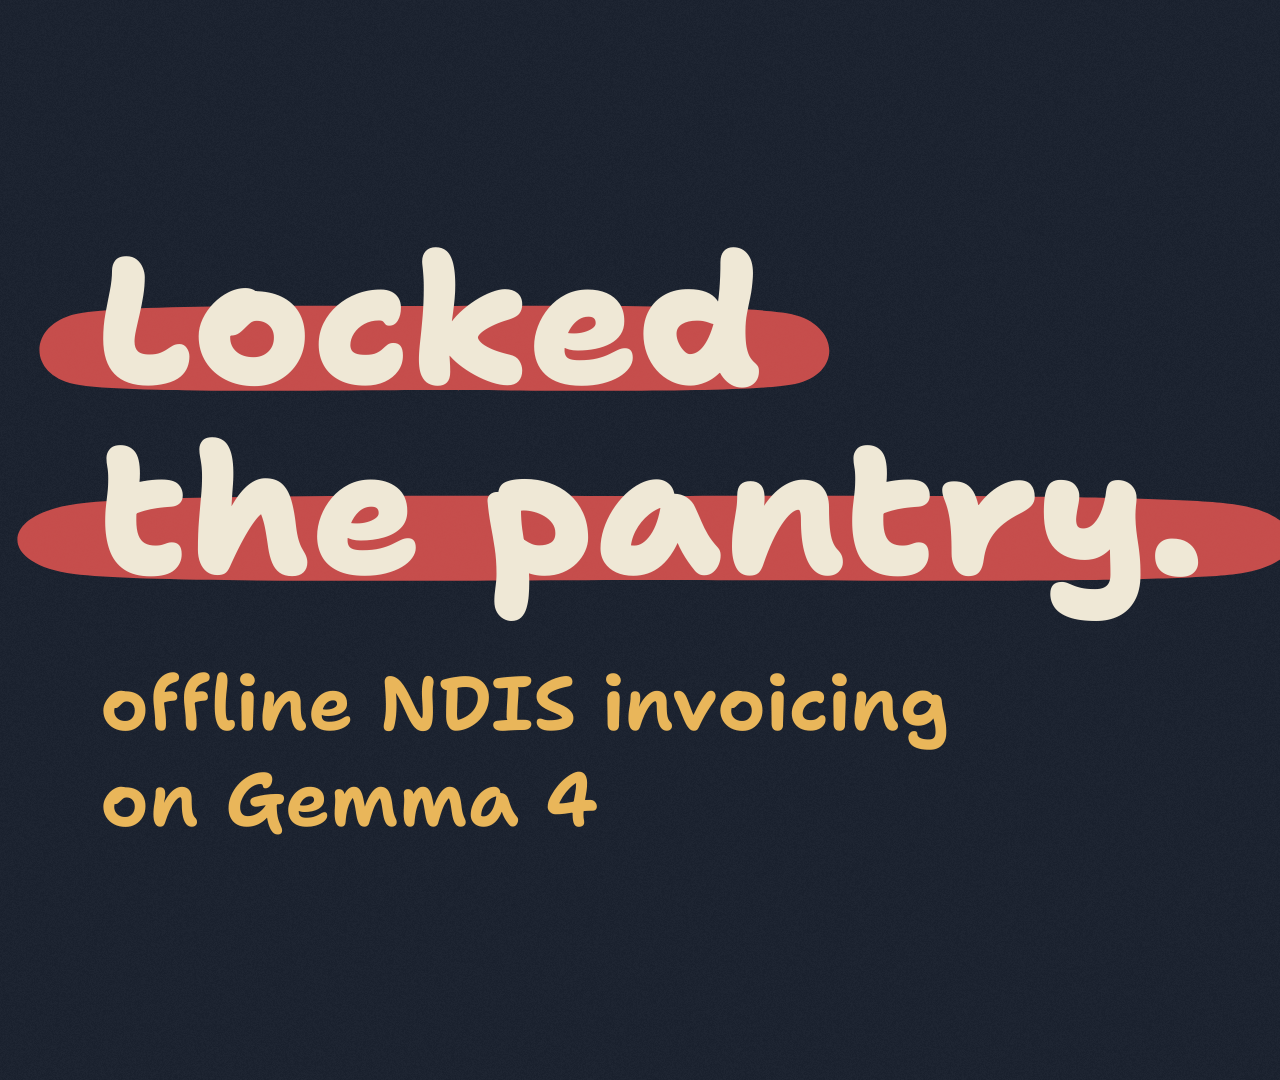
<file: video/scenes/thumbnail.html>
<!doctype html>
<html lang="en-AU">
<head>
<meta charset="utf-8">
<title>thumbnail</title>
<link rel="stylesheet" href="lib/line.css">
<script src="lib/line.js"></script>
<script src="lib/mel.js"></script>
<script src="lib/props.js"></script>
</head>
<body>
<script>
// YouTube thumbnail (rendered at 1920x1080, downscaled to 1280x720 into video/slides/thumbnail.png):
// Mel mid double-take with the red flag; "Locked the pantry." big; small "offline NDIS invoicing on Gemma 4".
(function () {
  const L = Line, C = L.C;
  const pose = Object.assign({ hip: [1480, 760], spine: 4, slump: 0, stretch: 1.1, headSq: 1.08, headTilt: -8, fx: 0.05, knee: "fwd",
    nf: [1500, 1052], ff: [1446, 1052], nh: [1640, 400], fh: [1300, 420], ponyD: [-18, -26], cardD: [10, -6] }, Mel.expr("alarm"));
  Line.scene({
    nominal: 1, defaultDuration: 1, boil: 0,
    shots: [{ start: 0, end: 99,
      camera() { return { x: 1470, y: 470, s: 1.5, ox: 1590, oy: 560 }; },
      build(tn) {
        const it = [];
        const m = Mel.items(pose, { tn: 0 });
        const g = m.rig, HC = g.HC, R = g.R;
        it.push(...m);
        // panic lines
        [-64, -38, 36, 62].forEach((deg) => {
          const a = (deg - 90) * L.D2R, r0 = R + 26, r1 = R + 62;
          it.push({ cmds: L.poly([[HC[0] + Math.cos(a) * r0, HC[1] + Math.sin(a) * r0], [HC[0] + Math.cos(a) * r1, HC[1] + Math.sin(a) * r1]]), width: 8, wEnd: 4 });
        });
        // the phone flying out of her hand
        const px = 1650, py = 330;
        it.push({ cmds: L.rotateCmds(L.rrect(px - 16, py - 29, 32, 58, 7, 21), px, py, 32), fill: C.screen, width: 6 });
        [[-1, 0], [1, 0.4]].forEach(([s, d]) => it.push({ cmds: L.poly([[px + s * 32, py + 30 - d * 6], [px + s * 44, py + 48 - d * 6]]), width: 5, wEnd: 2.5 }));
        // red flag above her head
        const fx = HC[0] - 4, fy = HC[1] - R - 40, top = fy - 104;
        it.push({ cmds: L.curve([[fx, fy], [fx + 1, fy - 52], [fx, top]]), width: 8 });
        it.push({ cmds: [["M", fx, top], ["C", fx + 20, top - 10, fx + 44, top + 10, fx + 70, top], ["L", fx + 68, top + 44], ["C", fx + 44, top + 54, fx + 22, top + 34, fx + 1, top + 46], ["Z"]], fill: C.red, width: 7 });
        // the words, pinned to the screen
        const words = [];
        const X = 96;
        const w1 = L.measure("Locked", 180, 800), w2 = L.measure("the pantry.", 180, 800);
        words.push({ cmds: L.curve([[X - 20, 314], [X + w1 * 0.5, 306], [X + w1 + 26, 314], [X + w1 + 30, 384], [X + w1 * 0.5, 390], [X - 22, 384]], true, 0.8), fill: C.red, fillOpacity: 0.9, stroke: null, boil: 0 });
        words.push({ cmds: L.curve([[X - 20, 504], [X + w2 * 0.5, 496], [X + w2 + 26, 504], [X + w2 + 30, 574], [X + w2 * 0.5, 580], [X - 22, 574]], true, 0.8), fill: C.red, fillOpacity: 0.9, stroke: null, boil: 0 });
        words.push({ text: "Locked", x: X, y: 384, size: 180, weight: 800, fill: C.line, jit: 0 });
        words.push({ text: "the pantry.", x: X, y: 574, size: 180, weight: 800, fill: C.line, jit: 0 });
        words.push({ text: "offline NDIS invoicing", x: X + 4, y: 730, size: 76, weight: 650, fill: C.amber, jit: 0 });
        words.push({ text: "on Gemma 4", x: X + 4, y: 826, size: 76, weight: 650, fill: C.amber, jit: 0 });
        it.push({ type: "group", screen: true, items: words });
        return it;
      } }],
  });
})();
</script>
</body>
</html>
</file>
<file: video/scenes/lib/line.css>
@font-face {
  font-family: "Shantell Sans";
  src: url("../../vendor/fonts/ShantellSans%5BBNCE,INFM,SPAC,wght%5D.ttf") format("truetype");
  font-weight: 300 800;
}
html, body { margin: 0; padding: 0; background: #1c2330; }
body { width: 1920px; height: 1080px; overflow: hidden; position: relative; }
#paper, #stage { position: absolute; left: 0; top: 0; width: 1920px; height: 1080px; }
.warm { position: absolute; left: -9999px; top: 0; font-family: "Shantell Sans"; }
.warm .a { font-weight: 500; }
.warm .b { font-weight: 650; }
</file>
